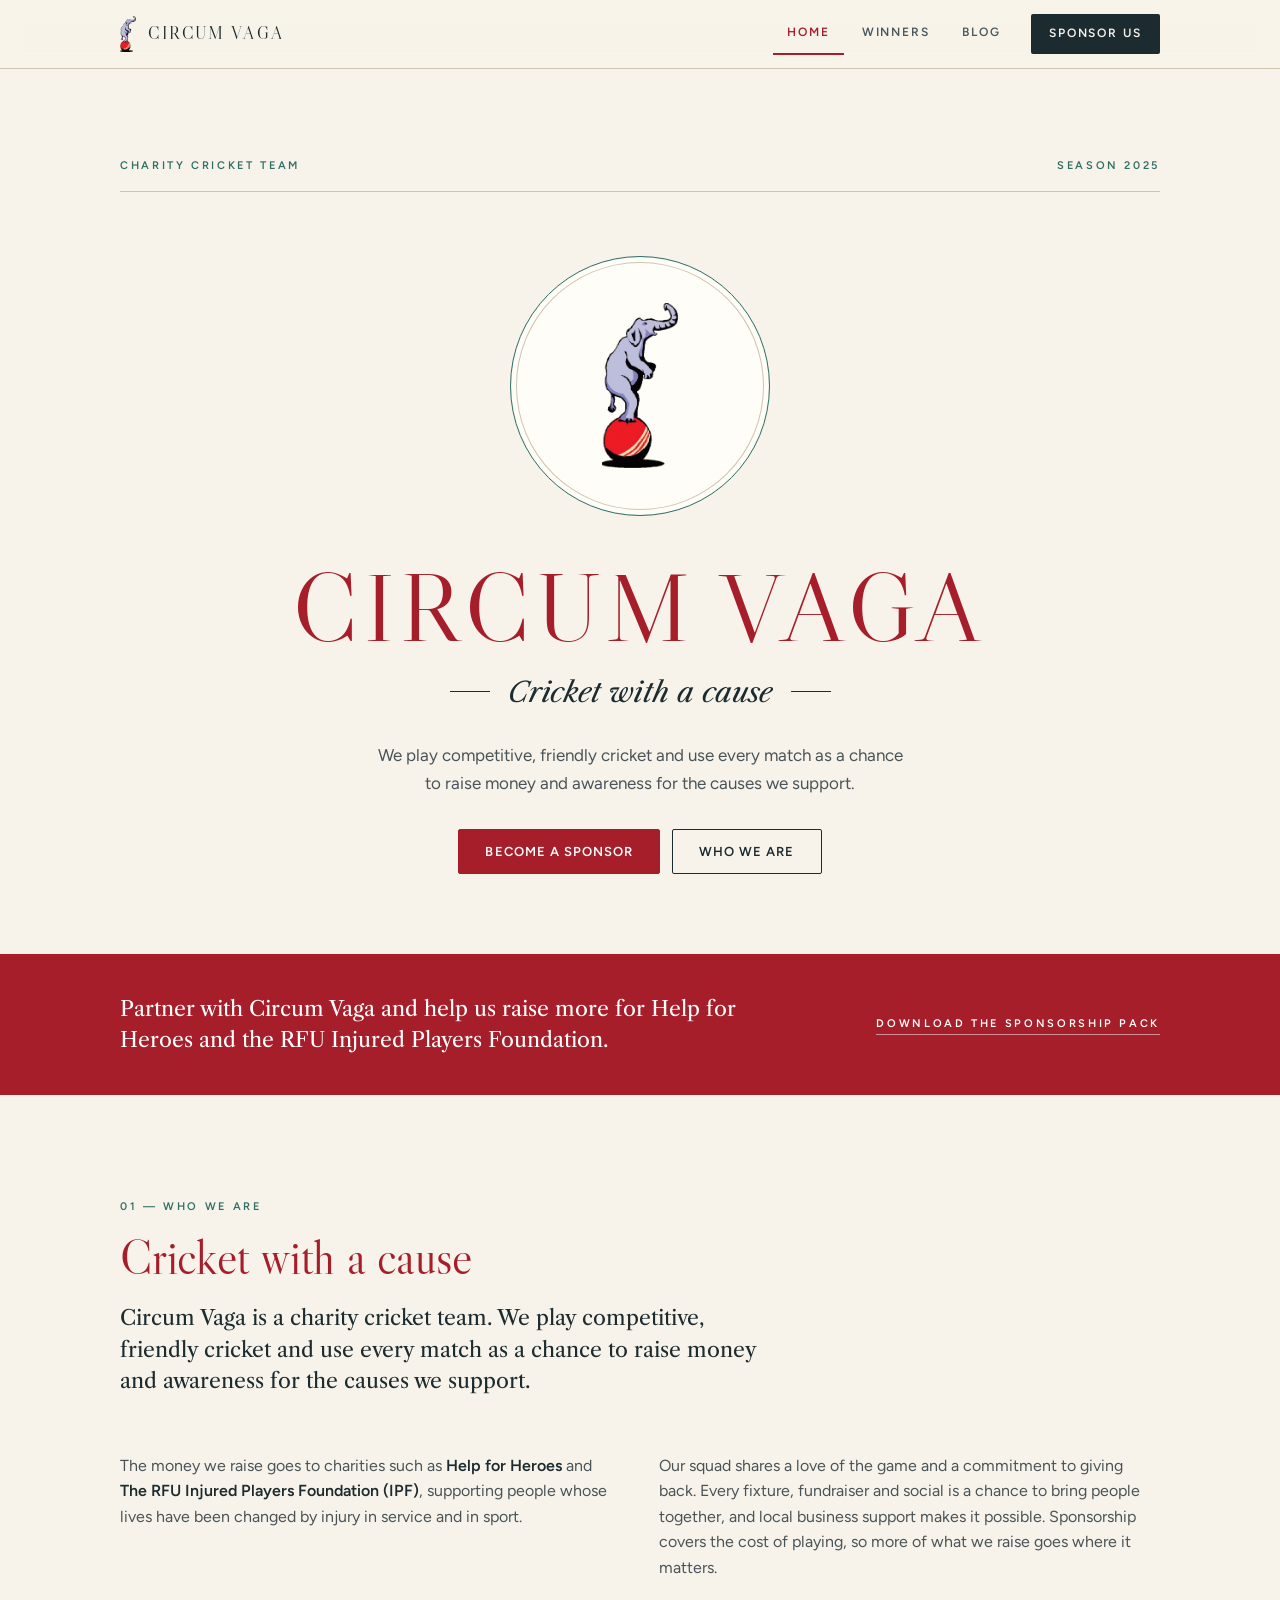
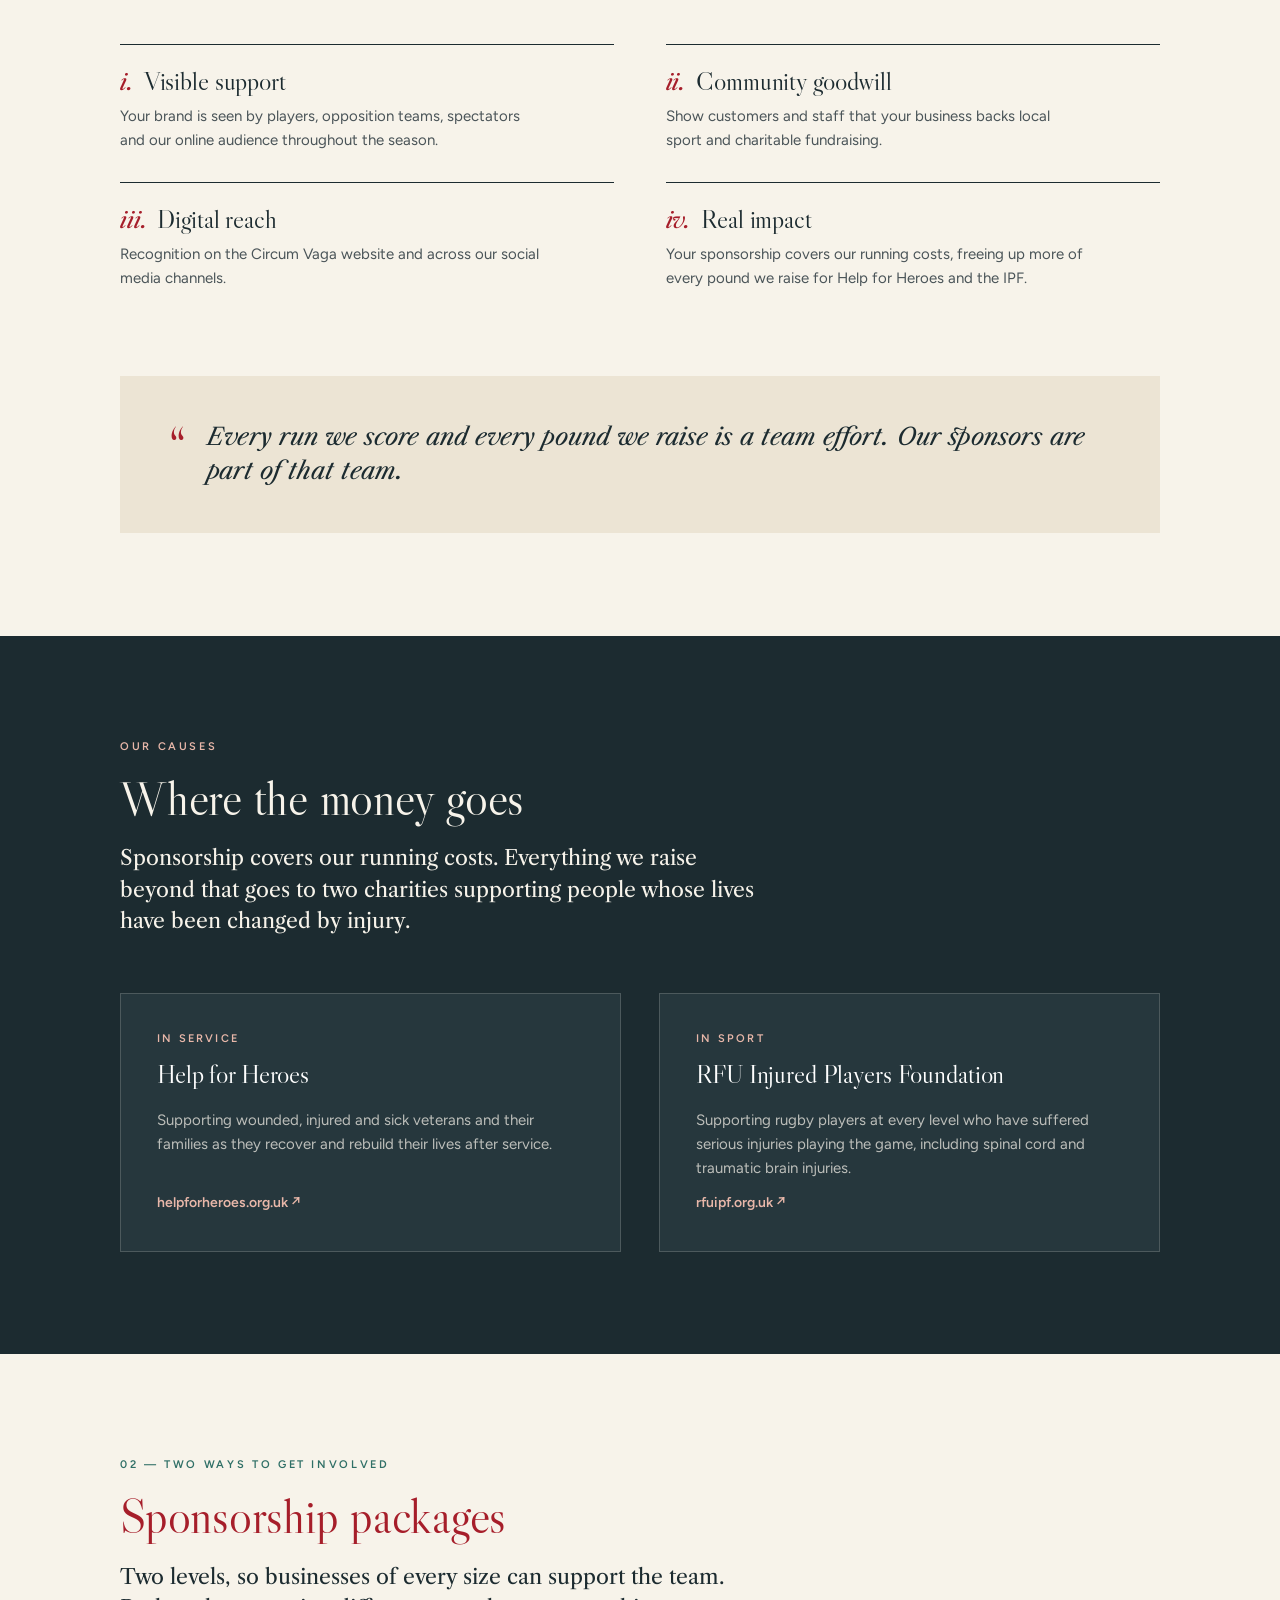
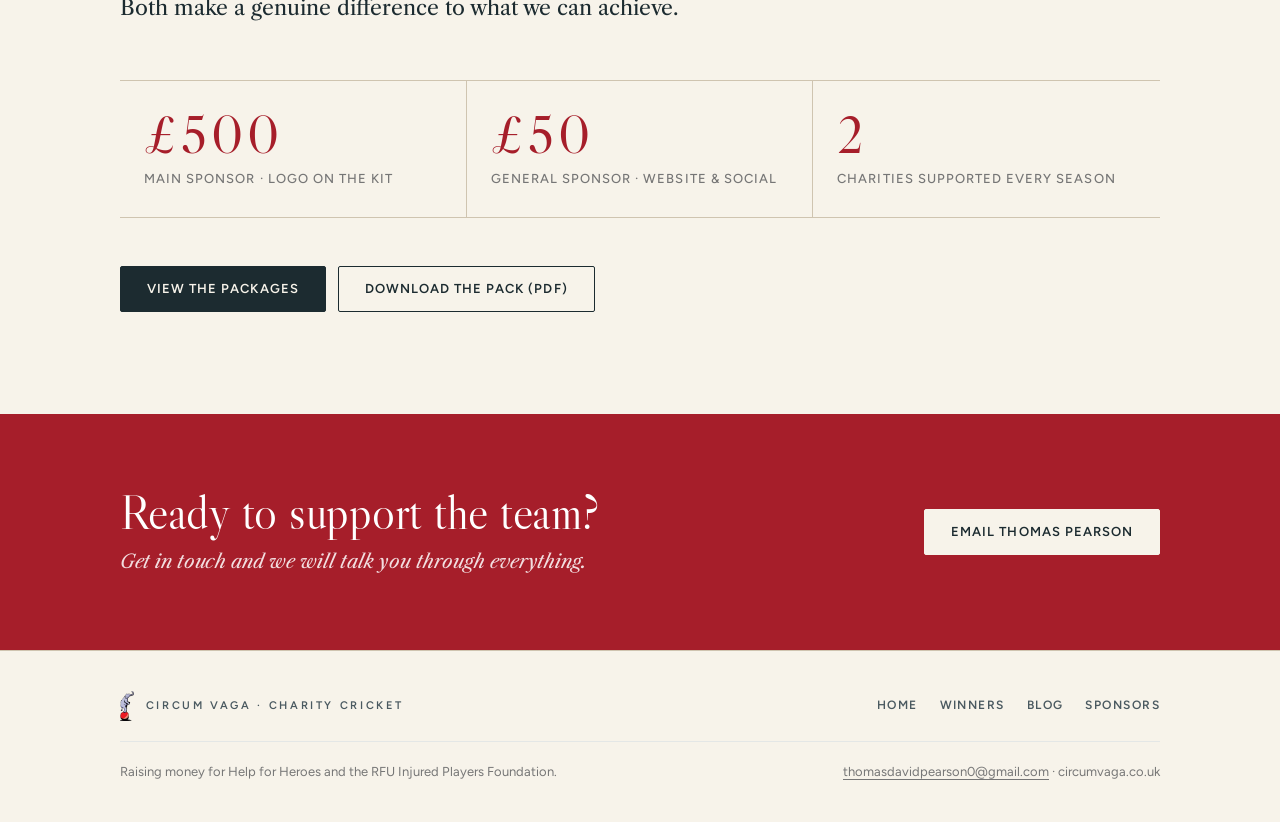
<file: index.html>
<!doctype html>
<html lang="en-GB">
<head>
  <meta charset="utf-8">
  <meta name="viewport" content="width=device-width, initial-scale=1">
  <title>Circum Vaga — Charity Cricket Team</title>
  <meta name="description" content="Circum Vaga is a charity cricket team. We play competitive, friendly cricket and use every match to raise money for Help for Heroes and the RFU Injured Players Foundation.">
  <meta name="theme-color" content="#f7f3ea">
  <link rel="canonical" href="https://circumvaga.co.uk/">
  <meta property="og:type" content="website">
  <meta property="og:site_name" content="Circum Vaga">
  <meta property="og:title" content="Circum Vaga — Cricket with a cause">
  <meta property="og:description" content="A charity cricket team raising money for Help for Heroes and the RFU Injured Players Foundation.">
  <meta property="og:url" content="https://circumvaga.co.uk/">
  <meta property="og:image" content="https://circumvaga.co.uk/assets/og.jpg">
  <meta name="twitter:card" content="summary_large_image">
  <link rel="icon" href="/assets/favicon-32.png" sizes="32x32" type="image/png">
  <link rel="icon" href="/assets/favicon-64.png" sizes="64x64" type="image/png">
  <link rel="apple-touch-icon" href="/assets/apple-touch-icon.png">
  <link rel="preconnect" href="https://fonts.googleapis.com">
  <link rel="preconnect" href="https://fonts.gstatic.com" crossorigin>
  <link rel="stylesheet" href="/style.css">
</head>
<body>

<a class="skip-link" href="#main">Skip to content</a>

<header class="site-header">
  <div class="container">
    <a class="brand" href="/" aria-label="Circum Vaga home">
      <img src="/assets/logo.png" alt="" width="36" height="79">
      <span class="brand-name">Circum Vaga</span>
    </a>
    <button class="nav-toggle" type="button" aria-expanded="false" aria-controls="site-nav" aria-label="Menu">
      <svg class="icon-open" viewBox="0 0 24 24" fill="none" stroke="currentColor" stroke-width="1.8" stroke-linecap="round" aria-hidden="true"><path d="M4 7h16M4 12h16M4 17h16"/></svg>
      <svg class="icon-close" viewBox="0 0 24 24" fill="none" stroke="currentColor" stroke-width="1.8" stroke-linecap="round" aria-hidden="true"><path d="M6 6l12 12M18 6L6 18"/></svg>
    </button>
    <nav class="nav" id="site-nav" aria-label="Main">
      <a href="/" aria-current="page">Home</a>
      <a href="/winners">Winners</a>
      <a href="/blog">Blog</a>
      <a href="/sponsors" class="nav-cta">Sponsor us</a>
    </nav>
  </div>
</header>

<main id="main">

  <!-- Hero — mirrors the cover of the sponsorship pack -->
  <section class="hero">
    <div class="container">
      <div class="hero-topline">
        <span class="eyebrow">Charity cricket team</span>
        <span class="eyebrow">Season 2025</span>
      </div>
      <div class="hero-mark">
        <img src="/assets/logo.png" alt="Circum Vaga elephant balancing on a cricket ball" width="355" height="779">
      </div>
      <h1>Circum Vaga</h1>
      <p class="hero-sub">Cricket with a cause</p>
      <p class="hero-text">We play competitive, friendly cricket and use every match as a chance to raise money and awareness for the causes we support.</p>
      <div class="hero-ctas">
        <a href="/sponsors" class="btn btn--red">Become a sponsor</a>
        <a href="#about" class="btn btn--outline">Who we are</a>
      </div>
    </div>
    <div class="hero-band">
      <div class="container">
        <p>Partner with Circum Vaga and help us raise more for Help for Heroes and the RFU Injured Players Foundation.</p>
        <a class="band-link" href="/assets/circum-vaga-sponsorship-pack.pdf">Download the sponsorship pack</a>
      </div>
    </div>
  </section>

  <!-- 01 — Who we are -->
  <section id="about">
    <div class="container">
      <div class="section-head">
        <p class="eyebrow">01 — Who we are</p>
        <h2>Cricket with a cause</h2>
        <p class="lead">Circum Vaga is a charity cricket team. We play competitive, friendly cricket and use every match as a chance to raise money and awareness for the causes we support.</p>
      </div>

      <div class="grid grid--2 prose" style="margin-bottom: clamp(40px, 6vw, 64px);">
        <p>The money we raise goes to charities such as <strong>Help for Heroes</strong> and <strong>The RFU Injured Players Foundation (IPF)</strong>, supporting people whose lives have been changed by injury in service and in sport.</p>
        <p>Our squad shares a love of the game and a commitment to giving back. Every fixture, fundraiser and social is a chance to bring people together, and local business support makes it possible. Sponsorship covers the cost of playing, so more of what we raise goes where it matters.</p>
      </div>

      <div class="benefits">
        <div class="benefit">
          <h3><span class="num">i.</span> Visible support</h3>
          <p>Your brand is seen by players, opposition teams, spectators and our online audience throughout the season.</p>
        </div>
        <div class="benefit">
          <h3><span class="num">ii.</span> Community goodwill</h3>
          <p>Show customers and staff that your business backs local sport and charitable fundraising.</p>
        </div>
        <div class="benefit">
          <h3><span class="num">iii.</span> Digital reach</h3>
          <p>Recognition on the Circum Vaga website and across our social media channels.</p>
        </div>
        <div class="benefit">
          <h3><span class="num">iv.</span> Real impact</h3>
          <p>Your sponsorship covers our running costs, freeing up more of every pound we raise for Help for Heroes and the IPF.</p>
        </div>
      </div>

      <blockquote class="quote" style="margin-top: clamp(32px, 5vw, 56px);">
        <p>Every run we score and every pound we raise is a team effort. Our sponsors are part of that team.</p>
      </blockquote>
    </div>
  </section>

  <!-- Our causes -->
  <section class="section--ink">
    <div class="container">
      <div class="section-head">
        <p class="eyebrow">Our causes</p>
        <h2>Where the money goes</h2>
        <p class="lead">Sponsorship covers our running costs. Everything we raise beyond that goes to two charities supporting people whose lives have been changed by injury.</p>
      </div>
      <div class="grid grid--2">
        <article class="cause">
          <span class="tag">In service</span>
          <h3>Help for Heroes</h3>
          <p>Supporting wounded, injured and sick veterans and their families as they recover and rebuild their lives after service.</p>
          <a href="https://www.helpforheroes.org.uk" rel="noopener" target="_blank">helpforheroes.org.uk ↗</a>
        </article>
        <article class="cause">
          <span class="tag">In sport</span>
          <h3>RFU Injured Players Foundation</h3>
          <p>Supporting rugby players at every level who have suffered serious injuries playing the game, including spinal cord and traumatic brain injuries.</p>
          <a href="https://www.rfuipf.org.uk" rel="noopener" target="_blank">rfuipf.org.uk ↗</a>
        </article>
      </div>
    </div>
  </section>

  <!-- Sponsorship teaser -->
  <section>
    <div class="container">
      <div class="section-head">
        <p class="eyebrow">02 — Two ways to get involved</p>
        <h2>Sponsorship packages</h2>
        <p class="lead">Two levels, so businesses of every size can support the team. Both make a genuine difference to what we can achieve.</p>
      </div>

      <div class="stats" style="margin-bottom: clamp(32px, 5vw, 48px);">
        <div class="stat">
          <p class="display">£500</p>
          <p>Main Sponsor · logo on the kit</p>
        </div>
        <div class="stat">
          <p class="display">£50</p>
          <p>General Sponsor · website &amp; social</p>
        </div>
        <div class="stat">
          <p class="display">2</p>
          <p>Charities supported every season</p>
        </div>
      </div>

      <div class="btn-row">
        <a href="/sponsors" class="btn btn--ink">View the packages</a>
        <a href="/assets/circum-vaga-sponsorship-pack.pdf" class="btn btn--outline">Download the pack (PDF)</a>
      </div>
    </div>
  </section>

  <!-- CTA band -->
  <section class="cta-band">
    <div class="container">
      <div>
        <h2>Ready to support the team?</h2>
        <p>Get in touch and we will talk you through everything.</p>
      </div>
      <a href="mailto:thomasdavidpearson0@gmail.com?subject=Circum%20Vaga%20sponsorship" class="btn btn--cream">Email Thomas Pearson</a>
    </div>
  </section>

</main>

<footer class="site-footer">
  <div class="container">
    <div class="footer-brand">
      <img src="/assets/logo.png" alt="" width="30" height="66">
      <span>Circum Vaga · Charity cricket</span>
    </div>
    <nav class="footer-links" aria-label="Footer">
      <a href="/">Home</a>
      <a href="/winners">Winners</a>
      <a href="/blog">Blog</a>
      <a href="/sponsors">Sponsors</a>
    </nav>
    <div class="footer-meta">
      <span>Raising money for Help for Heroes and the RFU Injured Players Foundation.</span>
      <span><a href="mailto:thomasdavidpearson0@gmail.com">thomasdavidpearson0@gmail.com</a> · circumvaga.co.uk</span>
    </div>
  </div>
</footer>

<script src="/site.js" defer></script>
</body>
</html>
</file>
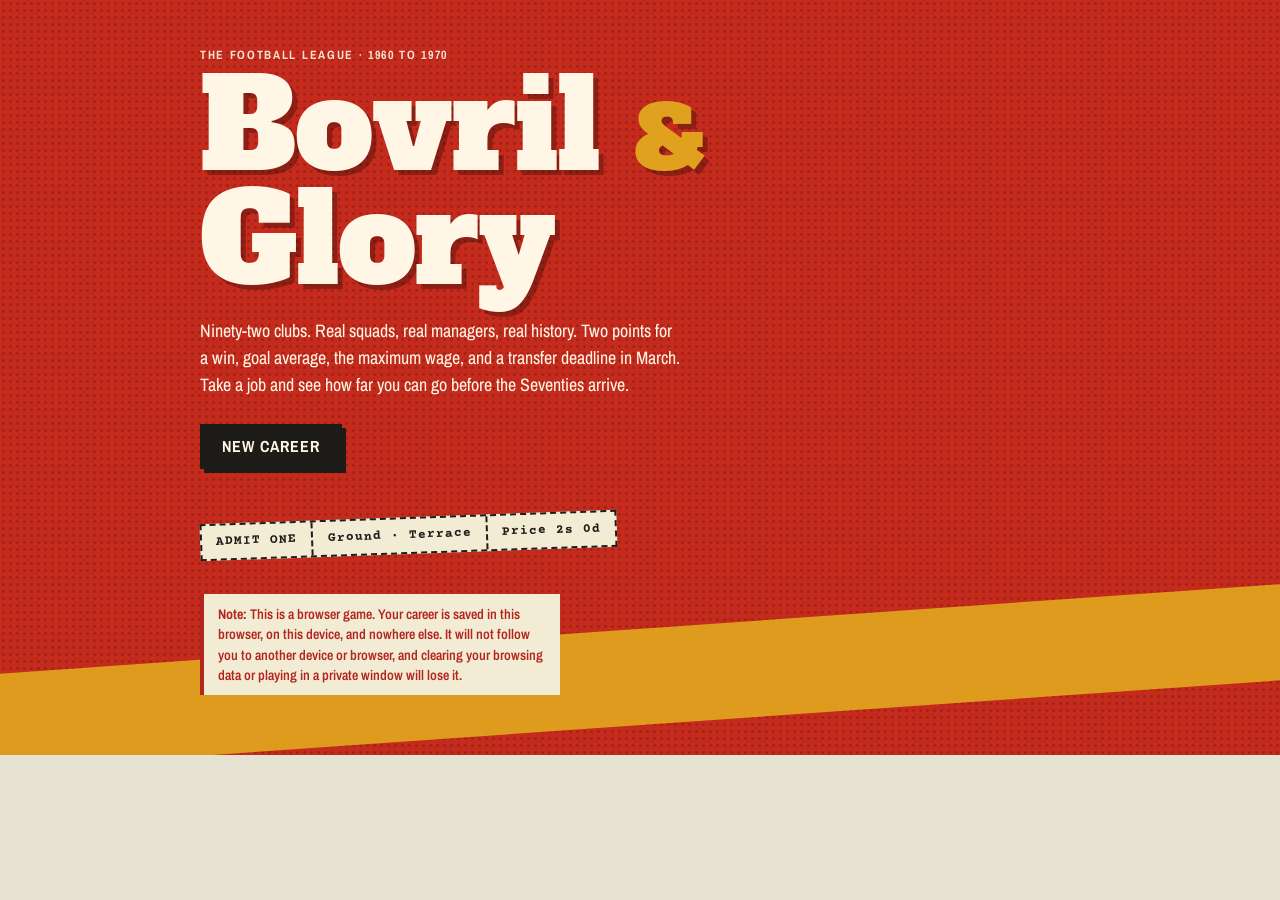
<file: football/index.html>
<!doctype html>
<html lang="en">
<head>
<meta charset="utf-8">
<meta name="viewport" content="width=device-width, initial-scale=1, viewport-fit=cover">
<meta name="description" content="Bovril & Glory: a 1960s Football League management game.">
<style>html,body{margin:0}.poster{min-height:100vh}[hidden]{display:none!important}img{max-width:100%}</style>
<title>Bovril &amp; Glory</title>
<link rel="icon" type="image/svg+xml" href="data:image/svg+xml,%3Csvg xmlns='http://www.w3.org/2000/svg' viewBox='0 0 64 64'%3E%3Cdefs%3E%3CradialGradient id='l' cx='.38' cy='.32' r='.75'%3E%3Cstop offset='0' stop-color='%23c47a3a'/%3E%3Cstop offset='.55' stop-color='%238a4a1c'/%3E%3Cstop offset='1' stop-color='%234f2709'/%3E%3C/radialGradient%3E%3CclipPath id='c'%3E%3Ccircle cx='32' cy='32' r='29'/%3E%3C/clipPath%3E%3C/defs%3E%3Ccircle cx='32' cy='32' r='29' fill='url%28%23l%29'/%3E%3Cg clip-path='url%28%23c%29' fill='none' stroke='%232e1605' stroke-width='2.2' stroke-linecap='round'%3E%3Cpath d='M2 24Q32 15 62 24M2 41Q32 50 62 41M23 2Q15 32 23 62M41 2Q49 32 41 62'/%3E%3C/g%3E%3Crect x='28' y='7' width='8' height='15' rx='2.5' fill='%232e1605'/%3E%3Cg stroke='%23f3e6c8' stroke-width='1.7' stroke-linecap='round'%3E%3Cpath d='M26.5 10.5L37.5 12.5M26.5 12.5L37.5 10.5M26.5 15.5L37.5 17.5M26.5 17.5L37.5 15.5'/%3E%3C/g%3E%3Cellipse cx='21' cy='19' rx='9' ry='5' fill='%23fff' opacity='.16' transform='rotate%28-25 21 19%29'/%3E%3Ccircle cx='32' cy='32' r='29' fill='none' stroke='%232e1605' stroke-width='2'/%3E%3C/svg%3E">
<link rel="apple-touch-icon" href="apple-touch-icon.png">
<link rel="preconnect" href="https://fonts.googleapis.com">
<link rel="preconnect" href="https://fonts.gstatic.com" crossorigin>
<link rel="stylesheet" href="https://fonts.googleapis.com/css2?family=Alfa+Slab+One&family=Archivo+Narrow:wght@400;600;700&family=Courier+Prime:wght@400;700&family=Old+Standard+TT:ital,wght@0,400;0,700;1,400&family=UnifrakturMaguntia&family=Gochi+Hand&display=swap">
<style>
/* Layout: a 1960s football programme. Red masthead, newsprint panels, teleprinter results on a black board. */
:root{
  --paper:#e7e3d3; --card:#f4f1e6; --ink:#1d1c19; --muted:#5e5a4e; --line:rgba(29,28,25,.16);
  --red:#c42b1c; --red-deep:#9c2014; --blue:#1f3f8c; --mustard:#e0a21e; --pitch:#2f6a38; --pitch2:#2a6032;
  --good:#2c7a3a; --bad:#b3261e; --warn:#a86f07; --onred:#fff6e6; --board:#151513; --boardfg:#efe9d4; --boardhi:#f2c14e;
  --badge-bg:#f6f1e1; --badge-fg:#1c1b19; --zone-up:rgba(44,122,58,.14); --zone-down:rgba(179,38,30,.12); --zone-reel:rgba(224,162,30,.2);
  --f-disp:'Alfa Slab One','Rockwell','Roboto Slab',Georgia,serif;
  --f-ui:'Archivo Narrow','Arial Narrow','Helvetica Neue',Arial,sans-serif;
  --f-type:'Courier Prime','Courier New',Courier,monospace;
}
@media (prefers-color-scheme: dark){:root:not([data-theme="light"]){
  --paper:#12160f; --card:#1b2118; --ink:#ebe5d0; --muted:#a39d88; --line:rgba(235,229,208,.15);
  --red:#d23b2b; --red-deep:#8e1f14; --blue:#91a9ee; --mustard:#e9b949; --pitch:#24552b; --pitch2:#204c26;
  --good:#6cc07a; --bad:#f07565; --warn:#e9b949; --board:#090b08; --boardfg:#efe9d4; --boardhi:#f2c14e;
  --zone-up:rgba(108,192,122,.14); --zone-down:rgba(240,117,101,.14); --zone-reel:rgba(233,185,73,.18); color-scheme:dark}}
:root[data-theme="dark"]{
  --paper:#12160f; --card:#1b2118; --ink:#ebe5d0; --muted:#a39d88; --line:rgba(235,229,208,.15);
  --red:#d23b2b; --red-deep:#8e1f14; --blue:#91a9ee; --mustard:#e9b949; --pitch:#24552b; --pitch2:#204c26;
  --good:#6cc07a; --bad:#f07565; --warn:#e9b949; --board:#090b08; --boardfg:#efe9d4; --boardhi:#f2c14e;
  --zone-up:rgba(108,192,122,.14); --zone-down:rgba(240,117,101,.14); --zone-reel:rgba(233,185,73,.18); color-scheme:dark}
*{box-sizing:border-box}
html,body{min-height:100%}
body{background:var(--paper);color:var(--ink);font:15px/1.45 var(--f-ui);-webkit-font-smoothing:antialiased}
button,input,select,textarea{font:inherit;color:inherit}
:focus-visible{outline:3px solid var(--mustard);outline-offset:2px}
.muted{color:var(--muted)} .sm{font-size:13px}
.eyebrow{font:700 12px/1.2 var(--f-ui);letter-spacing:.14em;text-transform:uppercase;color:var(--red);margin:0 0 6px}
.h1{font:400 26px/1.1 var(--f-disp);margin:0 0 6px;text-wrap:balance;letter-spacing:.01em}
.h1.big{font-size:clamp(30px,5vw,46px)}
.h2{font:700 13px/1.2 var(--f-ui);letter-spacing:.14em;text-transform:uppercase;margin:18px 0 8px;padding-bottom:5px;border-bottom:2px solid var(--ink)}
p{margin:0 0 10px}
.row{display:flex;align-items:center}.gap{gap:10px}.wrap{flex-wrap:wrap}.center{justify-content:center;margin-top:16px}
.row+.row{margin-top:10px}

/* buttons */
.btn{appearance:none;border:2px solid var(--ink);background:var(--card);padding:8px 14px;font:700 14px/1.1 var(--f-ui);letter-spacing:.06em;text-transform:uppercase;cursor:pointer;box-shadow:3px 3px 0 var(--ink);transition:transform .08s,box-shadow .08s;color:var(--ink)}
.btn:hover{transform:translate(-1px,-1px);box-shadow:4px 4px 0 var(--ink)}
.btn:active{transform:translate(2px,2px);box-shadow:1px 1px 0 var(--ink)}
.btn.go{background:var(--red);color:var(--onred);border-color:var(--ink)}
.btn.big{font-size:16px;padding:12px 20px}
.btn.wide{width:100%;margin-top:14px}
.btn.ghost{box-shadow:none;background:transparent}
.btn.sm{padding:6px 10px;font-size:12px}
.btn small{display:block;font-weight:400;letter-spacing:0;text-transform:none;opacity:.85;margin-top:3px}
.chips{display:flex;flex-wrap:wrap;gap:6px}
.chip{border:1.5px solid var(--ink);background:transparent;padding:4px 10px;font:600 13px/1.2 var(--f-ui);cursor:pointer;border-radius:999px}
.chip.on{background:var(--ink);color:var(--paper)}
.lnk{background:none;border:0;padding:0;color:var(--ink);text-decoration:underline;text-decoration-color:var(--red);text-underline-offset:3px;cursor:pointer;font-weight:600}

/* masthead */
.mast{background:var(--red);color:var(--onred);position:relative;border-bottom:4px solid var(--ink)}
.mast::before{content:'';position:absolute;inset:0;background-image:radial-gradient(rgba(0,0,0,.16) 1px,transparent 1.4px);background-size:6px 6px;pointer-events:none}
.mast-in{position:relative;display:flex;flex-wrap:wrap;align-items:center;gap:12px 22px;padding:12px 16px;max-width:1240px;margin:0 auto}
.brand{font:400 26px/1 var(--f-disp);letter-spacing:.01em;white-space:nowrap}
.brand i{font-style:normal;color:var(--mustard);margin:0 6px}
.mclub{display:flex;align-items:center;gap:10px;min-width:0}
.mclub strong,.mdate strong{display:block;font:700 17px/1.15 var(--f-ui)}
.mclub small,.mdate small{display:block;font-size:13px;opacity:.92}
.mdate{margin-left:auto;text-align:right}
.mast .btn.go{background:var(--mustard);color:#1d1c19;border-color:#1d1c19;box-shadow:3px 3px 0 #1d1c19}
.tabs{position:relative;display:flex;gap:2px;overflow-x:auto;background:var(--ink);padding:0 max(16px,calc((100% - 1240px)/2 + 16px));scrollbar-width:thin}
.tab{flex:none;background:transparent;border:0;color:var(--paper);padding:10px 12px;font:700 13px/1 var(--f-ui);letter-spacing:.1em;text-transform:uppercase;cursor:pointer;opacity:.78}
.tab:hover{opacity:1}
.tab.on{background:var(--paper);color:var(--ink);opacity:1}
.tab sup{background:var(--mustard);color:#1d1c19;border-radius:8px;padding:1px 5px;font-size:10px;margin-left:4px}
.main{max-width:1240px;margin:0 auto;padding:18px 16px 60px}

/* panels */
.panel{background:var(--card);border:1.5px solid var(--ink);padding:16px 18px;min-width:0}
.panel.narrow{max-width:720px;margin:0 auto}
.ph{display:flex;flex-wrap:wrap;align-items:flex-end;justify-content:space-between;gap:8px 16px;margin-bottom:12px}
.ph>div:first-child{min-width:0}
.banner{background:var(--ink);color:var(--paper);padding:10px 14px;font-weight:600;display:flex;flex-wrap:wrap;align-items:center;gap:8px}
.banner small{font-weight:400;opacity:.85}
.banner.rW{background:var(--good);color:#fff}.banner.rL{background:var(--bad);color:#fff}
.stamp{display:inline-block;border:2px solid var(--red);color:var(--red);padding:4px 10px;font:700 13px/1.2 var(--f-ui);letter-spacing:.08em;text-transform:uppercase;transform:rotate(-1.5deg);margin:10px 0}
.warn{color:var(--warn);font-weight:600}

/* crest */
.crest{--sz:34px;position:relative;display:inline-grid;place-items:center;flex:none;width:var(--sz);height:calc(var(--sz)*1.14);vertical-align:middle;background:var(--ink);clip-path:polygon(0 0,100% 0,100% 64%,50% 100%,0 64%)}
.crest::before{content:'';position:absolute;inset:2px;background:linear-gradient(90deg,var(--c1) 50%,var(--c2) 50%);clip-path:polygon(0 0,100% 0,100% 64%,50% 100%,0 64%)}
.crest b{position:relative;font:400 9px/1 var(--f-disp);background:var(--badge-bg);color:var(--badge-fg);padding:2px 2px 1px;margin-top:-4px;letter-spacing:.02em}
.crest.sm{--sz:16px}.crest.sm b{display:none}
.crest.lg{--sz:48px}.crest.lg b{font-size:11px}
.crest.xl{--sz:78px}.crest.xl b{font-size:16px;padding:3px}

/* data */
.tw{overflow-x:auto;margin:0 -4px;padding:0 4px}
.tbl{width:100%;border-collapse:collapse;font-variant-numeric:tabular-nums;font-size:14px}
.tbl th{font:700 11px/1.2 var(--f-ui);letter-spacing:.1em;text-transform:uppercase;color:var(--muted);text-align:center;padding:6px 6px;border-bottom:2px solid var(--ink);white-space:nowrap}
.tbl td{text-align:center;padding:6px 6px;border-bottom:1px solid var(--line);white-space:nowrap}
.tbl .l{text-align:left}.tbl .r{text-align:right}
.tbl td.nm{font-weight:600}
.tbl tr.click{cursor:pointer}
.tbl tr.click:hover td{background:var(--line)}
.tbl tr.injr td{color:var(--muted)}
.tbl tr.sel td{background:var(--zone-reel)}
.tbl tr.today td{background:var(--zone-reel)}
.tbl tr.me td{font-weight:700;background:var(--zone-reel)}
.tbl.lt tr.z-up td:first-child,.tbl.lt tr.z-top td:first-child{box-shadow:inset 4px 0 var(--good)}
.tbl.lt tr.z-up td,.tbl.lt tr.z-top td{background:var(--zone-up)}
.tbl.lt tr.z-down td{background:var(--zone-down)}.tbl.lt tr.z-down td:first-child{box-shadow:inset 4px 0 var(--bad)}
.tbl.lt tr.z-reel td{background:var(--zone-reel)}
.tbl.mini td{padding:4px}
.tbl.hist tr.note td{border-bottom:1px solid var(--line);padding-top:0;color:var(--muted);white-space:normal}
.tbl.hist td{white-space:normal}
.legend{font-size:13px;color:var(--muted);margin-top:10px}
.legend .k{display:inline-block;width:12px;height:12px;vertical-align:-1px;margin:0 4px 0 8px;border:1px solid var(--line)}
.k.z-up,.k.z-top{background:var(--good)}.k.z-down{background:var(--bad)}.k.z-reel{background:var(--mustard)}
.pos{display:inline-block;min-width:28px;padding:2px 4px;font:700 11px/1.2 var(--f-ui);letter-spacing:.05em;border:1.5px solid currentColor}
.p-GK{color:var(--mustard)}.p-FB,.p-CH{color:var(--blue)}.p-WH,.p-IF{color:var(--good)}.p-WG,.p-CF{color:var(--red)}
.xi,.inj,.lst{display:inline-block;font:700 10px/1 var(--f-ui);padding:2px 4px;letter-spacing:.06em;vertical-align:1px}
.xi{background:var(--ink);color:var(--paper)}.inj{background:var(--bad);color:#fff}.lst{background:var(--mustard);color:#1d1c19}
.abil{display:inline-flex;align-items:center;gap:6px;min-width:96px}
.abil i{display:block;height:7px;background:var(--red);flex:none}
.abil::before{content:'';display:none}
.abil em{font-style:normal;font-weight:700;font-size:13px}
.abil{position:relative}
.stars{color:var(--mustard);letter-spacing:1px;font-size:13px}
.fdots{display:inline-flex;gap:2px}
.fdots i{font:700 11px/1 var(--f-ui);font-style:normal;padding:3px 3px;min-width:26px;text-align:center;background:var(--line)}
.fdots i.hi{background:var(--good);color:#fff}.fdots i.lo{background:var(--bad);color:#fff}
.fm{display:inline-block;width:18px;height:18px;line-height:18px;text-align:center;font:700 11px/18px var(--f-ui);font-style:normal;margin-right:2px;color:#fff}
.fm.f-W{background:var(--good)}.fm.f-D{background:#8a8574}.fm.f-L{background:var(--bad)}
.res{display:inline-block;padding:2px 6px;font-weight:700;color:#fff}
.res.rW{background:var(--good)}.res.rD{background:#8a8574}.res.rL{background:var(--bad)}
.rep{display:block;color:var(--muted);font-size:12px;white-space:normal;margin-top:2px}
.dl{display:grid;grid-template-columns:repeat(auto-fill,minmax(190px,1fr));gap:8px 18px;margin:0 0 12px}
.dl div{border-bottom:1px solid var(--line);padding:4px 0}
.dl dt{font:700 11px/1.2 var(--f-ui);letter-spacing:.1em;text-transform:uppercase;color:var(--muted)}
.dl dd{margin:2px 0 0;font-weight:600;font-variant-numeric:tabular-nums}
.meter{height:14px;border:1.5px solid var(--ink);background:var(--paper);margin:4px 0 8px}
.meter i{display:block;height:100%;background:linear-gradient(90deg,var(--bad),var(--mustard) 45%,var(--good))}
.hon{margin:0 0 10px;padding-left:18px}.hon li{margin:3px 0;font-weight:600}
.rules{padding-left:18px}.rules li{margin:4px 0}

/* inputs */
.inp{width:100%;border:1.5px solid var(--ink);background:var(--paper);padding:9px 10px;border-radius:0}
.inp.sm{width:auto;padding:6px 8px;font-size:14px}
.inp.code{font:12px/1.4 var(--f-type);resize:vertical;margin-bottom:8px;word-break:break-all}
.lbl{display:block;font:700 12px/1.3 var(--f-ui);letter-spacing:.08em;text-transform:uppercase;color:var(--muted);margin:10px 0 5px}
.row .lbl{margin:0}
.chk{display:flex;gap:10px;align-items:flex-start;margin:14px 0;font-size:14px;cursor:pointer}
.chk input{margin-top:3px;accent-color:var(--red);width:18px;height:18px;flex:none}

/* title poster */
.poster{min-height:100%;background:var(--red);color:var(--onred);position:relative;overflow:hidden;padding:48px 16px}
.poster::before{content:'';position:absolute;inset:0;background-image:radial-gradient(rgba(0,0,0,.18) 1.2px,transparent 1.6px);background-size:7px 7px}
.poster::after{content:none}
.poster-in::after{content:'';position:absolute;left:-60vw;right:-60vw;bottom:-18px;height:96px;background:var(--mustard);transform:rotate(-4deg);opacity:.95;z-index:-1;pointer-events:none}
.poster-in{padding-bottom:12px}
.poster-in{position:relative;z-index:1;max-width:880px;margin:0 auto}
.poster .eyebrow{color:var(--onred);opacity:.9}
.title{font:400 clamp(52px,11vw,124px)/.92 var(--f-disp);margin:8px 0 18px;letter-spacing:-.01em;text-shadow:5px 5px 0 rgba(0,0,0,.28)}
.title span{display:inline-block}
.title i{font-style:normal;color:var(--mustard);font-size:.7em}
.title.sm{font-size:clamp(34px,6vw,54px);text-shadow:3px 3px 0 rgba(0,0,0,.25);margin:0}
.lede{font-size:18px;line-height:1.5;max-width:60ch;margin-bottom:26px}
.poster .btn{box-shadow:4px 4px 0 #1d1c19;border-color:#1d1c19}
.poster .btn:not(.go){background:var(--onred);color:#1d1c19}
.poster .btn.go{background:#1d1c19;color:var(--onred)}
.ticket{position:relative;z-index:2;display:inline-flex;flex-wrap:wrap;gap:0;margin-top:48px;background:#f3ecd5;color:#1d1c19;border:2px dashed #1d1c19;font:700 13px/1 var(--f-type);letter-spacing:.08em;transform:rotate(-2deg)}
.ticket span{padding:10px 14px;border-right:2px dashed #1d1c19}.ticket span:last-child{border-right:0}

/* setup */
.setup{max-width:1240px;margin:0 auto;padding:0 16px 60px}
.setup-h{background:var(--red);color:var(--onred);padding:22px 20px 18px;margin:0 -16px 18px;border-bottom:4px solid var(--ink)}
.setup-h .eyebrow{color:var(--mustard);margin-top:6px}
.setup-grid{display:grid;grid-template-columns:minmax(0,360px) minmax(0,1fr);gap:18px;align-items:start}
.jobcard{display:flex;gap:14px;align-items:flex-start;border:2px solid var(--ink);padding:12px;background:var(--paper);margin-top:12px}
.jobcard h3{font:400 20px/1.1 var(--f-disp);margin:0 0 6px}
.jobcard p{margin:0 0 4px;font-size:14px}
.clubgrid{display:grid;grid-template-columns:repeat(auto-fill,minmax(230px,1fr));gap:8px;margin-top:12px}
.clubbtn{display:flex;align-items:center;gap:10px;text-align:left;border:1.5px solid var(--line);background:var(--paper);padding:8px 10px;cursor:pointer;min-width:0}
.clubbtn:hover{border-color:var(--ink)}
.clubbtn.on{border-color:var(--red);box-shadow:inset 0 0 0 2px var(--red)}
.clubbtn span{min-width:0}
.clubbtn strong{display:block;font-size:15px}
.clubbtn small{display:block;color:var(--muted);font-size:12px;white-space:nowrap;overflow:hidden;text-overflow:ellipsis}

/* inbox */
.inbox{display:grid;grid-template-columns:minmax(0,340px) minmax(0,1fr);gap:18px;align-items:start}
.list{padding:0;max-height:72vh;overflow-y:auto}
.nextfx{padding:12px 14px;background:var(--ink);color:var(--paper);display:grid;gap:3px}
.nextfx small{opacity:.8;font-size:12px;letter-spacing:.08em;text-transform:uppercase}
.nextfx span{display:flex;align-items:center;gap:6px;flex-wrap:wrap;font-weight:600}
.msgs{list-style:none;margin:0;padding:0}
.msg{display:grid;gap:2px;width:100%;text-align:left;background:transparent;border:0;border-bottom:1px solid var(--line);padding:10px 14px;cursor:pointer}
.msg:hover{background:var(--line)}
.msg.on{background:var(--paper);box-shadow:inset 4px 0 var(--red)}
.msg strong{font-weight:600;font-size:15px}
.msg.unread strong{font-weight:700}
.msg.unread strong::before{content:'';display:inline-block;width:7px;height:7px;background:var(--red);border-radius:50%;margin-right:6px;vertical-align:2px}
.msg small{color:var(--muted);font-size:12px}
.tag{justify-self:start;font:700 10px/1 var(--f-ui);letter-spacing:.12em;text-transform:uppercase;padding:3px 5px;color:#fff}
.t-club{background:var(--red)}.t-press{background:#55503f}.t-world{background:var(--blue)}.t-board{background:#1d1c19}.t-transfer{background:#2c7a3a}
.reader{font-size:16px;line-height:1.6}
.reader p{max-width:66ch}

/* tactics */
.tactics{display:grid;grid-template-columns:minmax(0,1.05fr) minmax(0,1fr);gap:18px;align-items:start}
.pitch{position:relative;width:100%;max-width:520px;aspect-ratio:7/9;margin:14px auto 8px;background:repeating-linear-gradient(180deg,var(--pitch) 0 10%,var(--pitch2) 10% 20%);border:3px solid rgba(255,255,255,.85);outline:2px solid var(--ink)}
.pl{position:absolute;border:2px solid rgba(255,255,255,.7);pointer-events:none}
.pl-half{left:0;right:0;top:50%;border-width:2px 0 0}
.pl-circ{left:50%;top:50%;width:26%;aspect-ratio:1;border-radius:50%;transform:translate(-50%,-50%)}
.pl-b1{left:22%;right:22%;top:-3px;height:15%;border-top:0}
.pl-b2{left:22%;right:22%;bottom:-3px;height:15%;border-bottom:0}
.shirt{position:absolute;transform:translate(-50%,-50%);display:grid;justify-items:center;gap:2px;background:none;border:0;cursor:pointer;padding:2px;width:92px}
.jersey{display:grid;place-items:center;width:40px;height:38px;background:var(--c1);color:var(--c2);font:400 15px/1 var(--f-disp);clip-path:polygon(22% 0,78% 0,100% 20%,88% 40%,80% 32%,80% 100%,20% 100%,20% 32%,12% 40%,0 20%);text-shadow:0 0 2px rgba(0,0,0,.45);filter:drop-shadow(0 2px 0 rgba(0,0,0,.35))}
.shirt .sn{background:var(--badge-bg);color:var(--badge-fg);font:700 12px/1.1 var(--f-ui);padding:2px 5px;max-width:92px;overflow:hidden;text-overflow:ellipsis;white-space:nowrap}
.shirt small{color:#fff;font:700 10px/1 var(--f-ui);letter-spacing:.06em;text-shadow:0 1px 1px rgba(0,0,0,.6)}
.shirt.odd .sn{background:var(--mustard)}
.shirt.on .sn{background:var(--red);color:#fff}
.shirt.on .jersey{outline:3px solid var(--mustard)}
.benchrow{display:flex;align-items:center;gap:14px;flex-wrap:wrap;justify-content:center}
.shirt.bench{position:static;transform:none}
.shirt.bench small{color:var(--muted);text-shadow:none}

/* cup */
.ties{display:grid;grid-template-columns:repeat(auto-fill,minmax(330px,1fr));gap:6px;margin-top:10px}
.tie{display:grid;grid-template-columns:minmax(0,1fr) auto minmax(0,1fr);align-items:center;gap:8px;padding:7px 10px;background:var(--paper);border:1px solid var(--line)}
.tie.me{border:2px solid var(--red)}
.th{text-align:right;display:flex;justify-content:flex-end;align-items:center;gap:6px;min-width:0}
.ta{display:flex;align-items:center;gap:6px;min-width:0}
.th,.ta{font-size:14px}
.win{font-weight:700}
.ts{font:700 15px/1 var(--f-type);min-width:44px;text-align:center}
.tie .rep{grid-column:1/-1;text-align:center}

/* tables & others */
.tables{display:grid;grid-template-columns:minmax(0,1fr) minmax(0,280px);gap:18px;align-items:start}
.scorers{margin:0;padding-left:22px}
.scorers li{display:flex;gap:6px;align-items:baseline;padding:4px 0;border-bottom:1px solid var(--line)}
.scorers li small{color:var(--muted)}.scorers li b{margin-left:auto;font-variant-numeric:tabular-nums}
.filters{display:grid;gap:10px;margin-bottom:10px}
.frow{display:flex;flex-wrap:wrap;gap:8px}
.frow .inp{flex:1 1 150px}
.clubv{display:grid;grid-template-columns:minmax(0,1.2fr) minmax(0,1fr);gap:18px;align-items:start}
.clubv .ph{justify-content:flex-start;align-items:center}

/* programme */
.prog{max-width:980px;margin:0 auto}
.prog-cover{background:var(--blue);color:#fff;border:2px solid var(--ink);padding:22px 18px;text-align:center;position:relative;overflow:hidden}
.prog-cover::before{content:'';position:absolute;inset:0;background-image:radial-gradient(rgba(255,255,255,.1) 1px,transparent 1.4px);background-size:6px 6px}
.prog-cover>*{position:relative}
.prog-cover .eyebrow{color:var(--mustard)}
.prog-comp{font:400 clamp(20px,3.4vw,30px)/1.1 var(--f-disp);margin:0 0 14px;text-transform:uppercase}
.vs{display:grid;grid-template-columns:auto minmax(0,1fr) auto minmax(0,1fr) auto;align-items:center;gap:12px 16px;max-width:980px;margin:0 auto}
.vs>.vsn{overflow-wrap:normal;word-break:keep-all;hyphens:none;line-height:1.05;font-size:clamp(20px,3.6vw,40px)}.vs>.vsn.vmid{font-size:clamp(18px,3.1vw,36px)}.vs>.vsn.vlong{font-size:clamp(16px,2.7vw,32px)}.vs>.vsn:nth-child(2){text-align:right}.vs>.vsn:nth-child(4){text-align:left}.vs>.vsv{text-align:center}
@media (max-width:640px){.vs{grid-template-columns:minmax(0,1fr) auto minmax(0,1fr);grid-template-areas:"c1 v c2" "n1 v n2";gap:6px 10px}.vs>:nth-child(1){grid-area:c1;justify-self:center}.vs>:nth-child(2){grid-area:n1;text-align:center!important}.vs>:nth-child(3){grid-area:v}.vs>:nth-child(4){grid-area:n2;text-align:center!important}.vs>:nth-child(5){grid-area:c2;justify-self:center}.vs>.vsn,.vs>.vsn.vmid{font-size:clamp(17px,5.2vw,24px)}.vs>.vsn.vlong{font-size:clamp(15px,4.4vw,20px)}}
.vsn{font:400 clamp(22px,4.2vw,40px)/1 var(--f-disp)}
.vsv{font:italic 700 22px/1 var(--f-ui);color:var(--mustard)}
.prog-meta{margin-top:14px;font-weight:600;letter-spacing:.04em}
.prog-grid{display:grid;grid-template-columns:repeat(auto-fit,minmax(280px,1fr));gap:18px;margin-top:18px}
.sheet{list-style:none;margin:0;padding:0}
.sheet li{display:grid;grid-template-columns:30px minmax(0,1fr) auto 46px;gap:8px;align-items:baseline;padding:5px 0;border-bottom:1px dotted var(--muted)}
.sheet b{font:400 16px/1 var(--f-disp);color:var(--red)}
.sheet small{color:var(--muted)}
.watch{padding-left:18px}

/* live */
.live{max-width:1100px;margin:0 auto}
.board{display:grid;grid-template-columns:minmax(0,1fr) auto minmax(0,1fr);align-items:center;gap:12px;background:var(--board);color:var(--boardfg);border:3px solid var(--ink);padding:16px;box-shadow:inset 0 0 0 6px #262521}
.bt{display:flex;flex-direction:column;align-items:center;gap:8px;text-align:center;min-width:0}
.bn{font:400 clamp(16px,3vw,26px)/1.05 var(--f-disp);text-transform:uppercase;overflow-wrap:anywhere}
.bs{display:grid;grid-template-columns:auto auto auto;align-items:center;gap:6px 10px;text-align:center}
.bs span{font:400 clamp(44px,9vw,76px)/1 var(--f-disp);color:var(--boardhi);text-shadow:0 0 12px rgba(242,193,78,.35)}
.bs .dash{font-size:clamp(28px,5vw,44px);color:var(--boardfg)}
.bs small{grid-column:1/-1;font:700 16px/1 var(--f-type);letter-spacing:.1em;color:var(--boardfg)}
.scorers-line{display:grid;grid-template-columns:1fr 1fr;gap:12px;font-size:13px;color:var(--muted);padding:6px 4px 0;min-height:24px}
.scorers-line div:last-child{text-align:right}
.live-grid{display:grid;grid-template-columns:minmax(0,1.5fr) minmax(0,1fr);gap:18px;margin-top:10px;align-items:start}
.feed{list-style:none;margin:0;padding:0;max-height:58vh;overflow-y:auto;font:15px/1.45 var(--f-type)}
.ev{display:grid;grid-template-columns:40px minmax(0,1fr);gap:6px;padding:6px 2px;border-bottom:1px dashed var(--line)}
.ev b{color:var(--muted)}
.ev span{display:flex;gap:6px;align-items:baseline}
.ev.k-goal{background:var(--zone-reel);font-weight:700}
.ev.k-goal span{color:var(--ink)}
.ev.k-ht,.ev.k-ft,.ev.k-ko,.ev.k-et{font-weight:700;color:var(--red)}
.ev.k-inj,.ev.k-sub{color:var(--blue)}
.ev.k-flav{color:var(--muted);font-style:italic}
.rts{list-style:none;margin:0;padding:0}
.rts li{display:flex;justify-content:space-between;padding:3px 0;border-bottom:1px solid var(--line);font-size:14px}
.rts b{font-variant-numeric:tabular-nums}.rts b.hi{color:var(--good)}.rts b.lo{color:var(--bad)}
.side .row{margin-top:8px}

/* vidiprinter */
.vidi{background:var(--board);color:var(--boardfg);padding:16px 18px;font:15px/1.5 var(--f-type);border:3px solid var(--ink);overflow-x:auto}
.vg+.vg{margin-top:14px}
.vh{color:var(--boardhi);font-weight:700;letter-spacing:.08em;margin:0 0 4px;border-bottom:1px dashed rgba(239,233,212,.3);padding-bottom:3px}
.vl{display:grid;grid-template-columns:minmax(0,1fr) 3ch minmax(0,1fr) 7ch;gap:10px;align-items:baseline;padding:1px 0}
.vl.me{color:var(--boardhi);font-weight:700}
.vhm{text-align:right}.vs2{text-align:left}
.vrep{grid-column:1/-1;font-size:12px;opacity:.8;padding-left:2ch}
.vidi.anim .vl,.vidi.anim .vh{visibility:hidden}
.vidi.anim .vl.shown,.vidi.anim .vh.shown{visibility:visible}

/* season */
.season{display:grid;gap:18px;max-width:1000px;margin:0 auto}
.grid4{display:grid;grid-template-columns:repeat(auto-fit,minmax(200px,1fr));gap:10px;margin:14px 0}
.stat{border:1.5px solid var(--ink);background:var(--paper);padding:10px 12px;display:grid;gap:4px}
.stat small{font:700 11px/1.2 var(--f-ui);letter-spacing:.1em;text-transform:uppercase;color:var(--muted)}
.stat strong{display:flex;align-items:center;gap:6px;font-size:16px}
.stat span{font-size:13px;color:var(--muted)}
.realnote{border-left:4px solid var(--blue);padding-left:10px}

/* title-page note, new-career warning, failed-save banner */
.browsernote{position:relative;z-index:2;max-width:60ch;margin:40px 0 0;padding:10px 14px;background:#f3ecd5;color:#b3261e;border-left:4px solid #b3261e;font:600 14px/1.45 var(--f-ui)}
.confirmnew{position:fixed;inset:0;z-index:70;display:grid;place-items:center;padding:16px}
.confirmnew .card{width:min(480px,100%)}
.confirmnew .h1{margin-top:0}
.btn.danger{background:transparent;color:var(--bad);border-color:var(--bad);box-shadow:3px 3px 0 var(--bad)}
.savewarn{background:#b3261e;color:#fff6e6;padding:10px 16px;font:600 15px/1.45 var(--f-ui);text-align:center}
.achs{list-style:none;margin:10px 0 22px;padding:0;display:grid;grid-template-columns:repeat(auto-fill,minmax(240px,1fr));gap:10px}
.ach{display:flex;gap:10px;align-items:flex-start;border:2px dashed var(--line);padding:10px 12px;color:var(--muted)}
.ach.on{border:2px solid var(--ink);background:var(--card);color:var(--ink);box-shadow:3px 3px 0 var(--ink)}
.ach .medal{flex:0 0 26px;width:26px;height:33px}
.ach b{display:block;font:400 16px/1.2 var(--f-disp);margin-bottom:3px}
.ach span{display:block;font:14px/1.35 var(--f-ui)}
.ach small{display:block;margin-top:5px;font:600 12px/1.2 var(--f-ui);color:var(--muted);letter-spacing:.04em;text-transform:uppercase}
/* modal */
#modal{position:fixed;inset:0;z-index:70;display:grid;place-items:center;padding:16px}
#modal[hidden]{display:none}
.scrim{position:absolute;inset:0;background:rgba(10,10,8,.55)}
.card{position:relative;background:var(--card);border:2px solid var(--ink);box-shadow:6px 6px 0 var(--ink);padding:20px;width:min(620px,100%);max-height:88vh;overflow-y:auto}
.card-h{display:flex;gap:14px;align-items:flex-start;margin-bottom:12px;padding-right:30px}
.x{position:absolute;top:8px;right:10px;background:none;border:0;font:700 26px/1 var(--f-ui);cursor:pointer;color:var(--ink)}
.bid{display:grid;gap:8px;margin-top:10px}
.bid .btn{justify-self:start}

@media (max-width:860px){
  .setup-grid,.inbox,.tactics,.tables,.clubv,.live-grid{grid-template-columns:minmax(0,1fr)}
  .list{max-height:none}
  .mdate{margin-left:0;text-align:left;flex:1 1 100%}
  .brand{font-size:22px}
}
@media (max-width:520px){
  .vl{grid-template-columns:minmax(0,1fr) 2ch minmax(0,1fr) 5ch;gap:6px;font-size:13px}
  .ties{grid-template-columns:minmax(0,1fr)}
  .shirt{width:74px}.shirt .sn{max-width:74px;font-size:11px}.jersey{width:32px;height:30px;font-size:13px}
  .board{padding:10px;gap:6px}
  .tie{grid-template-columns:minmax(0,1fr) auto minmax(0,1fr)}
}
@media (prefers-reduced-motion:reduce){.btn{transition:none}}
/* v2: layout helpers */
.stack{display:grid;gap:18px;min-width:0;align-content:start}
.two{display:grid;grid-template-columns:repeat(auto-fit,minmax(320px,1fr));gap:18px}
.h2.first{margin-top:0}
.h4{font:700 13px/1.3 var(--f-ui);margin:16px 0 4px;text-transform:uppercase;letter-spacing:.1em;color:var(--red)}
.btn:disabled{opacity:.4;cursor:not-allowed;transform:none;box-shadow:none}
.dl.wide{grid-template-columns:minmax(0,1fr)}
.formdesc{font-size:14px;color:var(--muted);max-width:62ch;margin:10px 0 0}
.tacrow{display:grid;gap:5px;margin-bottom:14px}
.tacrow .lbl{margin:0}
.seg{display:inline-flex;flex-wrap:wrap;border:1.5px solid var(--ink);width:fit-content;max-width:100%}
.seg button{background:transparent;border:0;border-right:1.5px solid var(--ink);padding:6px 11px;font:600 13px/1.2 var(--f-ui);cursor:pointer;color:var(--ink)}
.seg button:last-child{border-right:0}
.seg button.on{background:var(--ink);color:var(--paper)}
.seg button:hover:not(.on){background:var(--line)}
.ltac{display:grid;grid-template-columns:auto minmax(0,1fr);gap:6px 10px;align-items:center;margin:8px 0 12px}
.ltac .lbl{margin:0}

/* backroom */
.staffgrid{display:grid;grid-template-columns:repeat(auto-fill,minmax(230px,1fr));gap:10px}
.staffcard{border:1.5px solid var(--line);background:var(--paper);padding:12px;display:flex;flex-direction:column;gap:6px;min-width:0}
.staffcard.mine{border:2px solid var(--ink);box-shadow:3px 3px 0 var(--ink)}
.staffcard.empty{border:2px dashed var(--muted);justify-content:center;min-height:150px}
.staffcard p{margin:0}
.staffcard .btn{align-self:flex-start;margin-top:auto}
.sc-h{display:flex;justify-content:space-between;align-items:center;gap:6px}
.sc-badge{font:700 10px/1.1 var(--f-ui);letter-spacing:.1em;text-transform:uppercase;padding:3px 6px;background:var(--ink);color:var(--paper)}
.sc-n{font:400 18px/1.15 var(--f-disp)}

/* finances */
.kpis{display:grid;grid-template-columns:repeat(auto-fit,minmax(200px,1fr));gap:10px;margin-bottom:6px}
.kpi{border:1.5px solid var(--ink);background:var(--paper);padding:10px 12px;display:grid;gap:3px;align-content:start}
.kpi small{font:700 11px/1.2 var(--f-ui);letter-spacing:.1em;text-transform:uppercase;color:var(--muted)}
.kpi strong{font:400 24px/1.1 var(--f-disp);font-variant-numeric:tabular-nums}
.kpi span{font-size:12.5px;color:var(--muted)}
.kpi.neg strong{color:var(--bad)}
.chartwrap{position:relative}
.balchart{width:100%;height:auto;display:block;touch-action:pan-y}
.balchart .grid{stroke:var(--line);stroke-width:1}
.balchart .zero{stroke:var(--ink);stroke-width:1}
.balchart .axis{fill:var(--muted);font:11px var(--f-ui)}
.balchart .area{fill:var(--blue);opacity:.12}
.balchart .ln{fill:none;stroke:var(--blue);stroke-width:2;stroke-linejoin:round}
.balchart .dot{fill:var(--blue);stroke:var(--card);stroke-width:2}
.balchart .xh{stroke:var(--muted);stroke-dasharray:3 3}
.balchart .hv{fill:var(--card);stroke:var(--blue);stroke-width:2}
.balchart .hit{fill:transparent;cursor:crosshair}
.tip{position:absolute;top:0;background:var(--ink);color:var(--paper);padding:6px 9px;font-size:13px;pointer-events:none;display:grid;min-width:120px}
.tip[hidden]{display:none}
.hbars{list-style:none;margin:0;padding:0;display:grid;gap:7px}
.hbars li{display:grid;grid-template-columns:minmax(0,1.4fr) minmax(0,1fr) auto;gap:10px;align-items:center;font-size:14px}
.hbars i{display:block;height:10px;background:var(--line)}
.hbars b{display:block;height:100%;background:var(--ink);border-radius:0 3px 3px 0}
.hbars em{font-style:normal;font-weight:600;font-variant-numeric:tabular-nums;text-align:right;min-width:78px}
.tot{float:right;letter-spacing:0;color:var(--muted)}

/* how to play */
.how{display:grid;grid-template-columns:minmax(0,240px) minmax(0,1fr);gap:18px;align-items:start}
.howtoc{position:sticky;top:12px}
.howtoc ol{margin:0;padding-left:20px;display:grid;gap:5px}
.howtoc a{color:var(--ink);text-decoration-color:var(--red);text-underline-offset:3px}
.howbody{font-size:15.5px;line-height:1.6}
.howbody p,.howbody li{max-width:70ch}
.howsec{margin-top:26px;scroll-margin-top:12px}
.lede-sm{font-size:17px;max-width:66ch}

/* live extras */
.board{position:relative;overflow:hidden}
.goalflash{position:absolute;inset:0;display:grid;place-items:center;font:400 clamp(40px,10vw,90px)/1 var(--f-disp);color:var(--boardhi);background:rgba(0,0,0,.86);opacity:0;pointer-events:none;letter-spacing:.04em}
.board.flash .goalflash{animation:gf 1.8s ease-out}
@keyframes gf{0%{opacity:0;transform:scale(.6)}12%{opacity:1;transform:scale(1.05)}70%{opacity:1}100%{opacity:0}}
.underboard{display:grid;grid-template-columns:auto minmax(0,1fr) auto;gap:16px;align-items:center;margin-top:10px;padding:10px 14px;border:1.5px solid var(--ink);background:var(--card)}
.clockbox{display:grid;justify-items:center;gap:3px}
.clock{width:62px;height:62px}
.clock .face{fill:#f6f1e1;stroke:var(--ink);stroke-width:3}
.clock .ticks line,.clock .hands line{stroke:#1c1b19}
.clock .pin{fill:#c42b1c}
.clockbox small{font:700 12px/1 var(--f-type)}
.mombox{min-width:0;display:grid;gap:5px}
.mombox small,.crowdbox small{font:700 11px/1.2 var(--f-ui);letter-spacing:.1em;text-transform:uppercase;color:var(--muted)}
.mom{display:flex;height:16px;border:1.5px solid var(--ink);background:var(--paper)}
.mom i{display:block;height:100%;background:var(--c);transition:width .6s ease;box-shadow:inset 0 0 0 1px rgba(0,0,0,.25)}
.mom i+i{border-left:2px solid var(--ink)}
.mombox .scorers-line{padding:0}
.crowdbox{display:grid;text-align:right;gap:3px}
.crowdbox strong{font:400 22px/1 var(--f-disp);font-variant-numeric:tabular-nums}
.pitchp{padding:10px}
#pitchcv{display:block;width:100%;border:2px solid var(--ink)}
.plegend{display:flex;flex-wrap:wrap;gap:6px 14px;font-size:12.5px;color:var(--muted);margin:8px 0 0}
.plegend span{display:inline-flex;align-items:center;gap:5px}
.plegend i{display:inline-block;width:12px;height:12px;border-radius:50%}
.lg-goal{background:#f2c14e;border:2px solid #151513}
.lg-save{border-radius:0 !important;background:linear-gradient(45deg,transparent 42%,var(--muted) 42% 58%,transparent 58%),linear-gradient(-45deg,transparent 42%,var(--muted) 42% 58%,transparent 58%)}
.lg-miss{border:2px solid var(--muted)}
.ev.k-talk{color:var(--red);font-weight:700}
.ev.k-book{color:var(--warn)}
.ev.k-off{color:var(--bad);font-weight:700}
.talk{border:2px solid var(--red);padding:10px 12px;background:var(--paper);margin-top:12px}
.talk .h2{margin-top:0}
.talkbtns{display:flex;flex-wrap:wrap;gap:8px}

/* overlays */
#overlay{position:fixed;inset:0;z-index:60;display:grid;place-items:center;padding:16px;overflow-y:auto}
#overlay[hidden]{display:none}
#overlay .scrim{position:fixed;inset:0;background:rgba(10,10,8,.62)}
.presscard{position:relative;display:grid;grid-template-columns:minmax(0,210px) minmax(0,1fr);width:min(880px,100%);background:var(--card);border:2px solid var(--ink);box-shadow:8px 8px 0 var(--ink);max-height:92vh;overflow-y:auto}
.pc-art{background-color:var(--mustard);background-image:radial-gradient(rgba(0,0,0,.16) 1px,transparent 1.4px);background-size:6px 6px;display:flex;flex-direction:column;justify-content:flex-end;padding:14px 12px 12px}
.reporter{width:100%;max-width:190px;height:auto;display:block;margin:0 auto}
.rp-ink{fill:#1c1b19}.rp-face{fill:#e8d6b8}.rp-shade{display:none}.rp-shirt,.rp-card{fill:#f6f1e1}.rp-tie{fill:#c42b1c}
.rp-mic rect{fill:#c9ccce;stroke:#1c1b19;stroke-width:3}
.rp-grille line{stroke:#1c1b19;stroke-width:2}
.rp-mic rect.rp-band{fill:#c42b1c}
.pc-rep{margin:10px 0 0;background:#1c1b19;color:#f6f1e1;padding:6px 8px;display:grid;font-size:13px}
.pc-rep small{opacity:.8}
.pc-body{padding:20px 22px;min-width:0}
.pc-q{font:400 19px/1.45 var(--f-type);margin:6px 0 16px;padding:12px 14px;background:var(--paper);border-left:4px solid var(--red)}
.pc-ans{display:grid;gap:8px}
.pc-ans .btn{justify-self:start;margin-top:4px}
.pc-a{display:grid;grid-template-columns:26px minmax(0,1fr);gap:10px;text-align:left;background:var(--paper);border:1.5px solid var(--ink);padding:10px 12px;cursor:pointer;font:15px/1.4 var(--f-ui);color:var(--ink)}
.pc-a:hover{background:var(--ink);color:var(--paper)}
.pc-num{font:400 18px/1 var(--f-disp);color:var(--red)}
.pc-a:hover .pc-num{color:var(--mustard)}
.pc-you{font:italic 15px/1.45 var(--f-type)}
.pc-chips{list-style:none;padding:0;margin:10px 0 16px}
.fxchip{border:1.5px solid currentColor;padding:3px 9px;font:700 12px/1.2 var(--f-ui);border-radius:999px}
.fx-up{color:var(--good)}.fx-down{color:var(--bad)}.fx-warn{color:var(--warn)}
.flashbulb{position:absolute;inset:0;background:#fff;pointer-events:none;opacity:0;animation:bulb 1.1s ease-out 1;z-index:3}
@keyframes bulb{0%{opacity:.95}100%{opacity:0}}
/* the newspaper is a printed object: it keeps its newsprint colours in both themes */
.paper{position:relative;width:min(840px,100%);background-color:#f1ead6;background-image:radial-gradient(rgba(60,40,10,.07) 1px,transparent 1.2px);background-size:4px 4px;color:#1c1b19;border:1px solid #1c1b19;box-shadow:10px 10px 0 rgba(0,0,0,.45);padding:18px 22px;font-family:'Old Standard TT',Georgia,'Times New Roman',serif;max-height:92vh;overflow-y:auto}
.paper.spin{animation:npspin .9s cubic-bezier(.2,.8,.2,1)}
@keyframes npspin{0%{transform:rotate(-540deg) scale(.05);opacity:0}100%{transform:none;opacity:1}}
.np-mast{display:grid;grid-template-columns:auto minmax(0,1fr) auto;align-items:end;gap:10px;border-bottom:4px double #1c1b19;padding-bottom:6px}
.np-mast h2{font:700 clamp(24px,5.5vw,50px)/1 'Old Standard TT',Georgia,serif;text-align:center;margin:0;letter-spacing:-.01em}
.np-side{font:700 10.5px/1.35 'Old Standard TT',Georgia,serif;text-transform:uppercase;letter-spacing:.06em}
.np-side.r{text-align:right}
.np-rule{display:flex;justify-content:space-between;gap:10px;font:italic 12px 'Old Standard TT',Georgia,serif;border-bottom:1px solid #1c1b19;padding:3px 0;margin-bottom:10px}
.np-head{font:400 clamp(28px,6vw,52px)/1.02 var(--f-disp);margin:6px 0 14px;text-wrap:balance}
.np-cols{display:grid;grid-template-columns:minmax(0,190px) minmax(0,1fr) minmax(0,170px);gap:16px;align-items:start}
.np-photo{margin:0;border:1px solid #1c1b19;background-color:#cfc6ae;background-image:radial-gradient(#1c1b19 .8px,transparent 1.2px);background-size:5px 5px;display:grid;place-items:center;aspect-ratio:4/5;position:relative}
.np-photo figcaption{position:absolute;bottom:0;left:0;right:0;background:#f1ead6;font:italic 12px 'Old Standard TT',Georgia,serif;padding:3px 6px;border-top:1px solid #1c1b19}
.np-photo .crest{filter:grayscale(1) contrast(1.15);margin-bottom:22px}
.np-ball{width:70px;height:70px;border-radius:50%;background:radial-gradient(circle at 35% 35%,#f1ead6 0 30%,#8a7a58 72%);border:2px solid #1c1b19;margin-bottom:22px}
.np-text{font-size:15.5px;line-height:1.5}
.np-text p{margin:0 0 8px;text-align:justify;hyphens:auto}
.np-lede{font-weight:700;font-size:17px}
.np-lede::first-letter{font:400 46px/.8 var(--f-disp);float:left;margin:5px 6px 0 0}
.np-by{font-style:italic;font-size:13px}
.np-stop{border-left:1px solid #1c1b19;padding-left:12px;font-size:13.5px}
.np-stop b{display:block;font:700 12px 'Old Standard TT',Georgia,serif;text-transform:uppercase;letter-spacing:.12em;background:#1c1b19;color:#f1ead6;padding:3px 6px;margin-bottom:8px}
.np-stop p{margin:0 0 8px;border-bottom:1px dotted #1c1b19;padding-bottom:6px;font-weight:700}
.np-foot{display:flex;justify-content:space-between;align-items:center;gap:10px;border-top:1px solid #1c1b19;margin-top:12px;padding-top:10px;font:italic 13px 'Old Standard TT',Georgia,serif;flex-wrap:wrap}
.paper .btn{color:#1c1b19;border-color:#1c1b19;background:#f1ead6;box-shadow:3px 3px 0 #1c1b19}
.paper .btn.go{background:#c42b1c;color:#fff6e6}
@media (max-width:860px){
  .how{grid-template-columns:minmax(0,1fr)}
  .howtoc{position:static}
  .np-cols{grid-template-columns:minmax(0,1fr)}
  .np-photo{aspect-ratio:auto;height:170px}
  .np-stop{border-left:0;border-top:1px solid #1c1b19;padding:8px 0 0}
  .presscard{grid-template-columns:minmax(0,1fr)}
  .pc-art{flex-direction:row;align-items:flex-end;gap:12px}
  .reporter{max-width:110px;margin:0}
  .pc-rep{margin:0}
  .underboard{grid-template-columns:auto minmax(0,1fr)}
  .crowdbox{grid-column:1/-1;text-align:left;grid-auto-flow:column;justify-content:start;align-items:baseline;gap:8px}
}
@media (prefers-reduced-motion:reduce){.paper.spin,.flashbulb{animation:none}.board.flash .goalflash{animation:none}.mom i{transition:none}}


/* v3: sortable headings */
.tbl th.srt{padding:0}
.tbl th.srt button{background:none;border:0;cursor:pointer;display:flex;gap:4px;align-items:center;justify-content:center;width:100%;padding:6px;font:inherit;letter-spacing:inherit;text-transform:inherit;color:inherit;white-space:nowrap}
.tbl th.l.srt button{justify-content:flex-start}
.tbl th.r.srt button{justify-content:flex-end}
.tbl th.srt button:hover{color:var(--ink)}
.tbl th.srt.on{color:var(--ink)}
.sa{font-size:9px;opacity:.45}
.srt.on .sa{opacity:1;color:var(--red)}

/* v3: money arrows */
.ar{font-weight:700;white-space:nowrap}
.ar span{font-size:.8em}
.ar.up{color:var(--good)}
.ar.down{color:var(--bad)}
.hbars.in b{background:var(--good)}
.hbars.out b{background:var(--bad)}
.fcast{list-style:none;margin:0 0 10px;padding:0}
.fcast li{display:grid;grid-template-columns:minmax(0,1fr) auto auto;gap:10px;align-items:baseline;padding:7px 0;border-bottom:1px solid var(--line)}
.fcast em{font-style:normal;color:var(--muted);font-size:13px}
.fcast .ar{min-width:96px;text-align:right}
.fcast .fc-tot{font-weight:700;border-bottom:2px solid var(--ink)}

/* v3: budget split */
.split{border:1.5px solid var(--ink);background:var(--paper);padding:12px 14px;margin-bottom:6px}
.split-lbls{display:flex;justify-content:space-between;gap:10px}
.split-lbls span{display:grid;font:700 11px/1.3 var(--f-ui);letter-spacing:.1em;text-transform:uppercase;color:var(--muted)}
.split-lbls strong{font:400 22px/1.1 var(--f-disp);color:var(--ink);letter-spacing:0;text-transform:none;font-variant-numeric:tabular-nums}
.split-lbls small{font-weight:400;letter-spacing:0;text-transform:none}
.split-lbls .r{text-align:right}
.split-lbls .sw1 strong{color:var(--blue)}
.split-lbls .sw2 strong{color:var(--warn)}
.range{-webkit-appearance:none;appearance:none;display:block;width:100%;height:20px;margin:12px 0 8px;border:1.5px solid var(--ink);cursor:pointer;
  background:linear-gradient(90deg,transparent calc(var(--rec) - 1.5px),var(--ink) calc(var(--rec) - 1.5px),var(--ink) calc(var(--rec) + 1.5px),transparent calc(var(--rec) + 1.5px)),
  repeating-linear-gradient(45deg,rgba(28,27,25,.35) 0 3px,transparent 3px 7px),
  linear-gradient(90deg,var(--blue) var(--val),var(--mustard) var(--val));
  background-size:100% 100%,calc(100% - var(--max)) 100%,100% 100%;background-position:0 0,right 0 top 0,0 0;background-repeat:no-repeat}
.range::-webkit-slider-thumb{-webkit-appearance:none;appearance:none;width:22px;height:32px;background:var(--card);border:2px solid var(--ink);box-shadow:2px 2px 0 var(--ink);cursor:grab}
.range::-moz-range-thumb{width:18px;height:28px;background:var(--card);border:2px solid var(--ink);border-radius:0;box-shadow:2px 2px 0 var(--ink);cursor:grab}
.range:focus-visible{outline:3px solid var(--mustard);outline-offset:3px}
.split-foot{display:flex;flex-wrap:wrap;justify-content:space-between;gap:8px;align-items:center}
.split-foot small{color:var(--muted);max-width:60ch}
.recmark{display:inline-block;width:3px;height:12px;background:var(--ink);vertical-align:-2px;margin-right:6px}

/* v3: projects */
.proj .bp-mini{margin:-12px -12px 4px;border-bottom:1.5px solid var(--ink);background:#1d4f8f}
.bp-svg{display:block;width:100%;height:120px}
.proj.wip{border:2px solid var(--mustard)}
.proj.done{border:2px solid var(--good)}
.buildbar{height:12px;border:1.5px solid var(--ink);background:var(--paper)}
.buildbar i{display:block;height:100%;background:repeating-linear-gradient(45deg,#e0a21e 0 8px,#1c1b19 8px 16px)}
.built{color:var(--good);font-weight:700;margin:0}

/* v3: trophy cabinet (a wooden object: same colours in both themes) */
.cabinet{position:relative;background:linear-gradient(90deg,#3b2512,#5a3a1e 12%,#5a3a1e 88%,#3b2512);border:8px solid #2a1a0c;border-top-width:16px;padding:12px 12px 4px;box-shadow:inset 0 0 30px rgba(0,0,0,.6),4px 4px 0 var(--ink);margin:6px 0 10px}
.cab-top{position:absolute;top:-14px;left:50%;transform:translateX(-50%);background:linear-gradient(#e7c872,#b08a2e);color:#2a1a0c;font:700 10px/1 var(--f-ui);letter-spacing:.14em;text-transform:uppercase;padding:3px 10px;border:1px solid #6b4f16;white-space:nowrap}
.shelf{position:relative;display:flex;gap:18px;align-items:flex-end;min-height:180px;padding:14px 8px 0;border-bottom:9px solid #8a5d33;box-shadow:0 3px 0 #2a1a0c;margin-bottom:12px;overflow-x:auto;
  background:linear-gradient(115deg,rgba(255,255,255,.07) 0 28%,rgba(255,255,255,0) 28% 60%,rgba(255,255,255,.05) 60% 64%,rgba(255,255,255,0) 64%)}
.trophy{margin:0;display:grid;justify-items:center;gap:6px;flex:none}
.tro{height:124px;width:auto;filter:drop-shadow(3px 4px 3px rgba(0,0,0,.5))}
.tro.big{height:146px}
.brass{background:linear-gradient(#e7c872,#b08a2e);color:#2a1a0c;font:700 10px/1.25 var(--f-ui);padding:3px 7px;border:1px solid #6b4f16;text-align:center;max-width:132px;letter-spacing:.02em;margin-bottom:4px}
.brass small{font-weight:600;opacity:.85}
.cab-empty{align-self:center;margin:auto;color:#e9dcc0;font:italic 14px/1.4 var(--f-type);opacity:.85;text-align:center;padding:0 10px}

/* v3: office spacing */
.office-foot{margin-top:22px}
.narrow textarea.inp.code{display:block}

/* v3: the paper boy (folded paper waiting in the corner) */
.paperboy{position:fixed;right:16px;bottom:calc(16px + env(safe-area-inset-bottom,0px));z-index:40;display:flex;align-items:stretch;max-width:min(380px,calc(100% - 32px));background:#f1ead6;color:#1c1b19;border:2px solid #1c1b19;box-shadow:5px 5px 0 #1c1b19;animation:pbin .5s cubic-bezier(.2,.8,.2,1)}
@keyframes pbin{from{transform:translateY(130%) rotate(4deg)}to{transform:none}}
.pb-open{display:flex;gap:12px;align-items:center;background:none;border:0;padding:10px 12px;text-align:left;cursor:pointer;color:inherit;min-width:0}
.pb-icon{flex:none;position:relative;width:34px;height:40px;background:#e6dcc2;border:1.5px solid #1c1b19;transform:rotate(-6deg);box-shadow:2px 2px 0 #1c1b19}
.pb-icon::before{content:'';position:absolute;left:4px;right:4px;top:4px;height:6px;background:#1c1b19}
.pb-icon::after{content:'';position:absolute;left:4px;right:4px;top:14px;height:20px;background:repeating-linear-gradient(#1c1b19 0 1.5px,transparent 1.5px 5px)}
.pb-txt{display:grid;min-width:0}
.pb-txt small{font:700 10px/1.2 var(--f-ui);letter-spacing:.14em;text-transform:uppercase;color:#c42b1c}
.pb-txt strong{font:400 15px/1.15 var(--f-disp);overflow:hidden;display:-webkit-box;-webkit-line-clamp:2;-webkit-box-orient:vertical}
.pb-x{background:none;border:0;border-left:1.5px solid #1c1b19;padding:0 12px;font:700 20px/1 var(--f-ui);cursor:pointer;color:#1c1b19}

/* v3: newspaper pictures */
.np-pic{width:86%;height:auto;margin-bottom:24px}
.np-inset{position:absolute;top:8px;right:8px}
.np-photo .np-inset .crest{margin:0}

/* v3: floodlit friendly poster (a printed poster: fixed colours) */
.fposter{position:relative;width:min(560px,100%);background:#c42b1c;color:#fff6e6;border:3px solid #1c1b19;box-shadow:10px 10px 0 rgba(0,0,0,.5);padding:26px 22px 20px;text-align:center;max-height:92vh;overflow:hidden auto}
.fp-beams{position:absolute;inset:0;pointer-events:none;
  background:conic-gradient(from 118deg at 0% 0%,rgba(255,246,230,.26) 0 5deg,transparent 5deg 11deg,rgba(255,246,230,.18) 11deg 15deg,transparent 15deg 21deg,rgba(255,246,230,.12) 21deg 24deg,transparent 24deg),
  conic-gradient(from 218deg at 100% 0%,rgba(255,246,230,.12) 0 3deg,transparent 3deg 9deg,rgba(255,246,230,.18) 9deg 13deg,transparent 13deg 19deg,rgba(255,246,230,.26) 19deg 24deg,transparent 24deg)}
.fposter>*{position:relative}
.fp-eye{font:700 12px/1.2 var(--f-ui);letter-spacing:.16em;text-transform:uppercase;color:#f2c14e;margin:0 0 4px}
.fp-title{font:400 clamp(32px,7vw,54px)/1 var(--f-disp);margin:0 0 16px;text-shadow:3px 3px 0 rgba(0,0,0,.3)}
.fp-vs{display:flex;align-items:center;justify-content:center;gap:16px;flex-wrap:wrap}
.fp-score{display:flex;align-items:center;gap:8px;background:#151513;color:#f2c14e;padding:8px 16px;border:2px solid #f1ead6;font:400 clamp(40px,9vw,64px)/1 var(--f-disp)}
.fp-score i{font-style:normal;color:#f1ead6;font-size:.6em}
.fp-names{margin:12px 0}
.fp-ledger{display:grid;grid-template-columns:repeat(2,minmax(0,1fr));gap:8px 14px;background:#f1ead6;color:#1c1b19;padding:12px 14px;margin:0 0 12px;text-align:left;border:2px solid #1c1b19}
.fp-ledger dt{font:700 10px/1.2 var(--f-ui);letter-spacing:.12em;text-transform:uppercase;color:#5e5a4e}
.fp-ledger dd{margin:2px 0 0;font:700 17px/1.2 var(--f-ui);font-variant-numeric:tabular-nums}
.fp-tot{grid-column:1/-1;border-top:2px solid #1c1b19;padding-top:6px}
.fp-tot dd{font:400 26px/1.1 var(--f-disp)}
.fp-ledger .ar.up{color:#2c7a3a}
.fp-ledger .ar.down{color:#b3261e}
.fp-inj{background:#151513;color:#f2c14e;padding:6px 10px;font-weight:600}
.fp-note{font-size:14px;opacity:.9}
.fposter .btn{background:#f1ead6;color:#1c1b19;border-color:#1c1b19;box-shadow:3px 3px 0 #1c1b19}

/* v3: works order blueprint (fixed colours) */
.blueprint{position:relative;width:min(600px,100%);background-color:#1d4f8f;color:#e8f0ff;border:3px solid #0f2c52;box-shadow:10px 10px 0 rgba(0,0,0,.5);padding:20px 22px;max-height:92vh;overflow-y:auto;
  background-image:linear-gradient(rgba(232,240,255,.08) 1px,transparent 1px),linear-gradient(90deg,rgba(232,240,255,.08) 1px,transparent 1px);background-size:14px 14px;font-family:var(--f-type)}
.bp-eye{font:700 12px/1.2 var(--f-type);letter-spacing:.12em;text-transform:uppercase;margin:0 0 8px;opacity:.85}
.bp-title{font:400 clamp(30px,6vw,46px)/1 var(--f-disp);margin:0 0 14px;color:#fff;transform:rotate(-1.5deg);display:inline-block;border:3px solid #fff;padding:4px 12px}
.bp-draw{border:1.5px dashed rgba(232,240,255,.6);margin:0 0 12px}
.bp-draw .bp-svg{height:200px}
.bp-name{font:700 20px/1.2 var(--f-type);margin:0 0 8px}
.bp-dl{display:grid;grid-template-columns:repeat(3,minmax(0,1fr));gap:8px 14px;margin:0 0 12px}
.bp-dl div:last-child{grid-column:1/-1}
.bp-dl dt{font-size:11px;letter-spacing:.12em;text-transform:uppercase;opacity:.75}
.bp-dl dd{margin:2px 0 0;font-weight:700}
.bp-note{font-size:14px}
.blueprint .buildbar{border-color:#e8f0ff;background:transparent;margin-bottom:8px}
.blueprint .btn{background:#e8f0ff;color:#0f2c52;border-color:#0f2c52;box-shadow:3px 3px 0 #0f2c52}
@media (max-width:520px){.bp-dl{grid-template-columns:repeat(2,minmax(0,1fr))}.fp-ledger{grid-template-columns:minmax(0,1fr)}}
@media (prefers-reduced-motion:reduce){.paperboy{animation:none}}

/* v4: club tab */
.clubnav{padding:10px 12px}
.stadwrap{border:2px solid var(--ink);margin:4px 0 14px;background:#a7b38e}
.stadium{display:block;width:100%;height:auto}
.dl.recs dd{font-weight:600}
.hofgrid{display:grid;grid-template-columns:repeat(auto-fill,minmax(220px,1fr));gap:14px}
.plaque{margin:0;background:linear-gradient(#6a4524,#3b2512);padding:10px;border:3px solid #2a1a0c;box-shadow:4px 4px 0 var(--ink)}
.pl-frame{display:grid;gap:3px;justify-items:center;text-align:center;background:linear-gradient(160deg,#f0d687,#c49a3c 55%,#e8c872);color:#2a1a0c;border:2px solid #6b4f16;padding:14px 10px;box-shadow:inset 0 0 0 3px rgba(255,255,255,.25)}
.pl-frame strong{font:400 19px/1.15 var(--f-disp)}
.pl-pos,.pl-yrs{font:700 10px/1.2 var(--f-ui);letter-spacing:.14em;text-transform:uppercase}
.pl-stats{font:700 13px/1.3 var(--f-ui)}
.pl-tro{font:italic 12px var(--f-type)}
.plaque figcaption{color:#e9dcc0;font:italic 12px var(--f-type);text-align:center;margin-top:6px}
.hofempty{border:2px dashed var(--muted);padding:26px 16px;text-align:center;color:var(--muted);font-style:italic}
.rivgrid{display:grid;grid-template-columns:repeat(auto-fill,minmax(240px,1fr));gap:12px}
.rivcard{border:1.5px solid var(--ink);background:var(--paper);padding:12px;display:grid;gap:5px;justify-items:start}
.rivcard p{margin:0}
.rv-h{display:flex;align-items:center;gap:10px}
.rv-v{font:italic 700 18px var(--f-ui);color:var(--red)}
.rivcard strong{font:400 17px/1.15 var(--f-disp)}
.rv-rec{display:flex;gap:6px}
.rv-rec span{display:grid;justify-items:center;border:1.5px solid var(--ink);padding:3px 10px;font:700 11px var(--f-ui);letter-spacing:.08em;background:var(--card)}
.rv-rec b{font:400 20px/1 var(--f-disp)}
.boardcard{display:grid;grid-template-columns:minmax(0,160px) minmax(0,1fr);gap:16px;align-items:start}
.chairart{border:2px solid var(--ink);box-shadow:4px 4px 0 var(--ink);line-height:0}
.chairart .reporter{max-width:none}
.petdemand{display:grid;gap:2px;border-left:4px solid var(--red);background:var(--paper);padding:8px 12px;margin:10px 0}
.petdemand small{font:700 10px/1.2 var(--f-ui);letter-spacing:.14em;text-transform:uppercase;color:var(--muted)}
.petdemand strong{font:400 18px/1.15 var(--f-disp)}
.petdemand span{font:italic 15px/1.4 var(--f-type)}
.dirs{list-style:none;margin:0;padding:0}
.dirs li{display:grid;padding:7px 0;border-bottom:1px solid var(--line)}
.dirs span{font-size:13px;color:var(--muted)}
.letters{background-color:#f1ead6;color:#1c1b19;border-color:#1c1b19;background-image:radial-gradient(rgba(60,40,10,.06) 1px,transparent 1.2px);background-size:4px 4px;font-family:'Old Standard TT',Georgia,serif}
.letters .eyebrow{color:#c42b1c}
.lt-head{font:400 34px/1 var(--f-disp);margin:0;border-bottom:4px double #1c1b19;padding-bottom:6px}
.lt-sub{font-style:italic;font-size:13px;margin:6px 0 12px}
.letter{margin:0 0 12px;padding:0 0 12px;border-bottom:1px dotted #1c1b19}
.letter p{margin:0 0 6px;font-size:16px;line-height:1.5}
.letter footer{font-style:italic;font-size:13px;text-align:right}
.verdict{display:inline-block;padding:2px 7px;font:700 11px/1.3 var(--f-ui);letter-spacing:.06em;text-transform:uppercase;border:1.5px solid currentColor}
.v-now{color:var(--good)}.v-soon{color:var(--warn)}.v-later{color:var(--muted)}
.kitpeg{display:flex;flex-wrap:wrap;gap:18px;justify-content:center;padding:18px 12px 10px;background:repeating-linear-gradient(90deg,#8a5d33 0 38px,#7a5230 38px 40px);border:2px solid var(--ink);box-shadow:inset 0 10px 0 #5a3a1e}
.kitpeg figure{margin:0;display:grid;justify-items:center;gap:6px}
.kitsvg{width:170px;height:auto;filter:drop-shadow(3px 5px 3px rgba(0,0,0,.4))}
.kitpeg figcaption{background:#f1ead6;color:#1c1b19;border:1.5px solid #1c1b19;font:700 11px/1 var(--f-ui);letter-spacing:.14em;text-transform:uppercase;padding:4px 10px}
.swatches{display:flex;flex-wrap:wrap;gap:6px}
.swatch{display:inline-flex;align-items:center;gap:6px;border:1.5px solid var(--ink);background:var(--paper);padding:5px 9px;font:600 13px var(--f-ui);cursor:pointer;color:var(--ink)}
.swatch i{display:inline-block;width:16px;height:16px;border:2px solid}
.swatch.on{background:var(--ink);color:var(--paper)}
.swatch:disabled{opacity:.35;cursor:not-allowed}
@media (max-width:620px){.boardcard{grid-template-columns:minmax(0,1fr)}.chairart{max-width:160px}}

/* v5: reporters in the paper, reactions */
.np-mug{display:block;width:82%;margin-bottom:24px;filter:grayscale(1) contrast(1.2)}
.np-mug .reporter{display:block;width:100%;height:auto}
.pc-react{font:italic 15px/1.45 var(--f-type);border-left:3px solid var(--mustard);padding-left:10px}
.presscard .reporter{border:0}

/* v6: supporters' letters with portraits, ground notes */
.letter{display:grid;grid-template-columns:78px minmax(0,1fr);gap:12px;align-items:start}
.lt-por{border:2px solid #1c1b19;line-height:0;box-shadow:3px 3px 0 #1c1b19}
.lt-por .reporter{width:100%;height:auto;max-width:none;display:block}
.groundnote{font:italic 15px/1.45 var(--f-type);border-left:4px solid var(--mustard);padding-left:10px;margin:0 0 12px}

/* v7: souvenir edition, chairman quote, controls table */
.paper.souvenir{width:min(1040px,100%);border:3px double #1c1b19;box-shadow:10px 10px 0 rgba(0,0,0,.45),0 0 0 6px #d9a52e}
.sv-kicker{display:inline-block;background:#c42b1c;color:#f2c14e;font:400 18px/1 var(--f-disp);letter-spacing:.06em;text-transform:uppercase;padding:6px 12px;margin:10px 0 4px;transform:rotate(-1deg)}
.sv-head{font-size:clamp(34px,7.5vw,70px)}
.sv-cols{display:grid;grid-template-columns:minmax(0,260px) minmax(0,1fr) minmax(0,210px);gap:18px;align-items:start}
.sv-photo{margin:0;position:relative;border:1px solid #1c1b19;background:repeating-conic-gradient(from 0deg at 50% 60%,#e9dfc2 0 10deg,#d8cba6 10deg 20deg);padding:16px 10px 34px;display:grid;justify-items:center}
.sv-tro .tro{height:220px;filter:grayscale(.2) drop-shadow(4px 6px 3px rgba(0,0,0,.45))}
.sv-crest{position:absolute;top:8px;right:8px}.sv-crest .crest{filter:grayscale(1) contrast(1.1)}
.sv-photo figcaption{position:absolute;bottom:0;left:0;right:0;background:#f1ead6;font:italic 12px 'Old Standard TT',Georgia,serif;padding:4px 6px;border-top:1px solid #1c1b19}
.sv-heroes table{width:100%;border-collapse:collapse;font-size:12.5px}
.sv-heroes th{font:700 10px 'Old Standard TT',Georgia,serif;text-transform:uppercase;text-align:right}
.sv-heroes td{padding:3px 0;border-bottom:1px dotted #1c1b19}.sv-heroes td+td{text-align:right;font-variant-numeric:tabular-nums;width:34px}
.chairquote{margin:10px 0;font:italic 16px/1.45 var(--f-type);border-left:4px solid var(--red);padding:6px 12px;background:var(--paper)}
.tbl.ctl td{white-space:normal;vertical-align:top}
@media (max-width:860px){.sv-cols{grid-template-columns:minmax(0,1fr)}.sv-tro .tro{height:170px}}

/* v8: framed souvenir editions */
.souvs{display:grid;grid-template-columns:repeat(auto-fill,minmax(200px,1fr));gap:12px}
.souv{display:grid;gap:4px;text-align:left;cursor:pointer;background:#f1ead6;color:#1c1b19;border:6px solid #5a3a1e;outline:2px solid #d9a52e;outline-offset:-10px;padding:16px 14px;box-shadow:4px 4px 0 var(--ink);font-family:'Old Standard TT',Georgia,serif;transform:rotate(-.6deg)}
.souv:nth-child(even){transform:rotate(.7deg)}
.souv:hover{transform:none}
.souv small{font:italic 11px 'Old Standard TT',Georgia,serif}
.souv strong{font:400 18px/1.05 var(--f-disp)}
.souv span{font:700 10px/1.2 var(--f-ui);letter-spacing:.12em;text-transform:uppercase;color:#c42b1c}

/* v9: newspaper masthead stacks on phones */
@media (max-width:560px){.np-mast{grid-template-columns:minmax(0,1fr);text-align:center;gap:4px}.np-side,.np-side.r{text-align:center}.np-mast h2{order:-1}.np-rule{flex-wrap:wrap}}

/* v10: negotiation, office door, deal agreed */
.pat{display:inline-flex;gap:3px;vertical-align:middle;margin-left:6px}
.pat i{width:9px;height:9px;border-radius:50%;border:1.5px solid var(--ink);display:block}
.pat i.on{background:var(--red)}
.counter{font:italic 15px/1.45 var(--f-type);border-left:4px solid var(--mustard);padding:6px 10px;background:var(--paper);margin:0 0 8px}
.bid .row{margin:0}
.talkcard .talk-art{background-color:var(--blue)}
.dealcard{position:relative;width:min(640px,100%);background:#c42b1c;color:#fff6e6;border:3px solid #1c1b19;box-shadow:10px 10px 0 rgba(0,0,0,.5);padding:22px 22px 18px;text-align:center;max-height:92vh;overflow:hidden auto;background-image:radial-gradient(rgba(0,0,0,.14) 1px,transparent 1.4px);background-size:6px 6px}
.dc-kicker{font:700 12px/1.2 var(--f-ui);letter-spacing:.18em;text-transform:uppercase;color:#f2c14e;margin:0}
.dc-title{font:400 clamp(36px,8vw,62px)/1 var(--f-disp);margin:4px 0 6px;text-shadow:4px 4px 0 rgba(0,0,0,.3);transform:rotate(-2deg)}
.shake{display:block;width:100%;max-width:460px;height:auto;margin:0 auto 8px}
.dc-body{display:grid;grid-template-columns:130px minmax(0,1fr);gap:14px;background:#f1ead6;color:#1c1b19;border:2px solid #1c1b19;padding:12px;text-align:left;align-items:center}
.dc-por{border:2px solid #1c1b19;line-height:0}.dc-por .reporter{width:100%;height:auto;max-width:none}
.dc-dl{display:grid;grid-template-columns:repeat(2,minmax(0,1fr));gap:6px 14px;margin:0}
.dc-dl dt{font:700 10px/1.2 var(--f-ui);letter-spacing:.12em;text-transform:uppercase;color:#5e5a4e}
.dc-dl dd{margin:2px 0 0;font:700 16px/1.25 var(--f-ui)}.dc-dl dd small{font-weight:400;color:#5e5a4e}
.dc-dl .ar.up{color:#2c7a3a}
.dc-note{font:italic 14px/1.45 var(--f-type);margin:12px 0}
.dealcard .btn{background:#f1ead6;color:#1c1b19;border-color:#1c1b19;box-shadow:3px 3px 0 #1c1b19}
@media (max-width:520px){.dc-body{grid-template-columns:minmax(0,1fr)}.dc-por{max-width:140px;margin:0 auto}.dc-dl{grid-template-columns:minmax(0,1fr)}}

/* v11: contracts */
.expiring{color:var(--bad);font-weight:700}

/* v12: pop-up note */
.toast{position:fixed;left:50%;bottom:calc(20px + env(safe-area-inset-bottom,0px));transform:translate(-50%,24px);opacity:0;pointer-events:none;z-index:80;width:max-content;max-width:min(460px,calc(100% - 32px));background:#f1ead6;color:#1c1b19;border:2px solid #1c1b19;box-shadow:5px 5px 0 #1c1b19;padding:10px 14px;font-size:15px;line-height:1.4;transition:opacity .2s,transform .2s}
.toast strong{display:block;font:400 17px/1.2 var(--f-disp);color:#b3261e;margin-bottom:2px}
.toast.show{opacity:1;transform:translate(-50%,0)}
@media (prefers-reduced-motion:reduce){.toast{transition:none}}

/* v12: next fixture under the intray */
.nextbox{display:grid;gap:12px}
.nb-top{display:flex;justify-content:space-between;align-items:baseline;gap:10px;flex-wrap:wrap}
.nb-top .eyebrow{margin:0}
.nb-when{font:400 22px/1 var(--f-disp);color:var(--red)}
.nb-teams{display:grid;grid-template-columns:minmax(0,1fr) auto minmax(0,1fr);align-items:center;gap:10px;text-align:center}
.nb-teams>div{display:grid;justify-items:center;gap:4px;min-width:0}
.nb-teams strong{font-size:16px;overflow-wrap:anywhere}
.nb-teams small{color:var(--muted);font-size:13px}
.nb-v{font:400 20px var(--f-disp)}
.fmrow{display:flex;gap:3px}
.fmrow i{font-style:normal;font-weight:700;font-size:11px;width:19px;height:19px;display:grid;place-items:center;color:#fff;border-radius:2px}
.fm-W{background:var(--good)}.fm-D{background:#8a8472}.fm-L{background:var(--bad)}
.nb-foot{margin:0;border-top:1px solid var(--line);padding-top:8px;color:var(--muted);font-size:14px}

/* v12: each paper its own look */
.paper.np-reg .np-mast{border-bottom-color:#b3261e}
.paper.np-reg .np-side{color:#b3261e}
.paper.np-reg .np-rule{border-bottom:2px solid #b3261e}

.paper.np-maureen{background-color:#f6f2e8}
.paper.np-maureen .np-mast{background:#b3261e;color:#fff6e6;border-bottom:0;padding:10px 12px;margin:-4px -4px 6px}
.paper.np-maureen .np-mast h2{font:400 clamp(26px,5.5vw,50px)/1 var(--f-disp);text-transform:uppercase;letter-spacing:.02em}
.paper.np-maureen .np-rule{font:700 12px 'Archivo Narrow',sans-serif;text-transform:uppercase;letter-spacing:.08em;border-bottom:3px solid #1c1b19}
.paper.np-maureen .np-head{font:700 clamp(28px,6vw,50px)/1 'Archivo Narrow',sans-serif;text-transform:uppercase}
.paper.np-maureen .np-stop b{background:#b3261e}

.paper.np-eddie{background-color:#f3c9c1;background-image:radial-gradient(rgba(120,30,40,.09) 1px,transparent 1.2px)}
.paper.np-eddie .np-mast{border-bottom:5px solid #5b1420}
.paper.np-eddie .np-mast h2{font:italic 700 clamp(28px,6.5vw,58px)/.95 'Archivo Narrow',sans-serif;text-transform:uppercase;letter-spacing:-.01em;color:#5b1420}
.paper.np-eddie .np-rule,.paper.np-eddie .np-foot,.paper.np-eddie .np-photo figcaption{background:transparent;border-color:#5b1420}
.paper.np-eddie .np-photo figcaption{background:#f3c9c1}
.paper.np-eddie .np-head{color:#5b1420}
.paper.np-eddie .np-stop b{background:#5b1420;color:#f3c9c1}
.paper.np-eddie .btn:not(.go){background:#f3c9c1}

.paper.np-pat{background-color:#e3e6dd;background-image:repeating-linear-gradient(0deg,rgba(30,50,80,.05) 0 1px,transparent 1px 5px)}
.paper.np-pat .np-mast{background:#1f3350;color:#e3e6dd;border-bottom:0;padding:10px 12px;margin:-4px -4px 6px;box-shadow:inset 0 -4px 0 #d9a52e}
.paper.np-pat .np-mast h2{font:700 clamp(24px,5vw,46px)/1 'Courier Prime',monospace;letter-spacing:.04em;text-transform:uppercase}
.paper.np-pat .np-side{font-family:'Courier Prime',monospace}
.paper.np-pat .np-rule{font:700 12px 'Courier Prime',monospace;border-bottom:2px solid #1f3350}
.paper.np-pat .np-head{color:#1f3350}
.paper.np-pat .np-text{font-family:'Courier Prime',monospace;font-size:14.5px}
.paper.np-pat .np-photo figcaption{background:#e3e6dd}
.paper.np-pat .np-stop b{background:#1f3350}

.paper.np-stan{background-color:#d8e5c6;background-image:radial-gradient(rgba(20,60,30,.08) 1px,transparent 1.2px)}
.paper.np-stan .np-mast{border-bottom:5px double #1f4d2b}
.paper.np-stan .np-mast h2{font:400 clamp(26px,5.5vw,52px)/1 var(--f-disp);color:#1f4d2b}
.paper.np-stan .np-rule{border-bottom-color:#1f4d2b;color:#1f4d2b}
.paper.np-stan .np-photo figcaption{background:#d8e5c6}
.paper.np-stan .np-stop b{background:#1f4d2b;color:#d8e5c6}
.paper.np-stan .btn:not(.go){background:#d8e5c6}

.paper.np-liam{background-color:#f7f4ec;background-image:none}
.paper.np-liam .np-mast{border-bottom:1px solid #1c1b19;box-shadow:0 3px 0 #f7f4ec,0 4px 0 #1c1b19;margin-bottom:8px}
.paper.np-liam .np-mast h2{font:400 clamp(30px,6vw,58px)/1.05 'UnifrakturMaguntia','Old Standard TT',serif}
.paper.np-liam .np-head{font:700 clamp(24px,4.6vw,40px)/1.1 'Old Standard TT',Georgia,serif}
.paper.np-liam .np-lede::first-letter{font:700 46px/.8 'Old Standard TT',Georgia,serif}
.paper.np-liam .np-text{font-family:'Old Standard TT',Georgia,serif}
.paper.np-liam .np-photo figcaption{background:#f7f4ec}
.paper.np-liam .np-stop b{background:transparent;color:#1c1b19;border-top:1px solid #1c1b19;border-bottom:1px solid #1c1b19}
@media (max-width:560px){.paper.np-maureen .np-mast,.paper.np-pat .np-mast{margin:-4px 0 6px}}

/* v13: intray desk, medical, squad sections */
.t-med{background:#2a6f7a}
.chip .chipn{background:var(--bad);color:#fff;border-radius:8px;padding:1px 5px;font-size:10px;margin-left:3px}
.tsnap{display:grid;gap:10px}
.tsnap .tbl{width:100%}
.tsnap .tbl td.l{display:flex;align-items:center;gap:6px;min-width:0}
.deskpair{display:grid;grid-template-columns:repeat(2,minmax(0,1fr));gap:18px}
.meterbox{display:grid;gap:8px;align-content:start}
.meterbox .eyebrow{margin:0}
.meter{height:12px;border:1.5px solid var(--ink);background:var(--paper)}
.meter i{display:block;height:100%;background:var(--mustard)}
.meter i.hi{background:var(--good)}.meter i.lo{background:var(--bad)}
.mword{margin:0;display:flex;gap:8px;align-items:baseline;flex-wrap:wrap}
.mword strong{font:400 18px/1.1 var(--f-disp)}
.mquote{margin:0;font-style:italic;font-size:14.5px;line-height:1.45;border-left:3px solid var(--red);padding-left:10px}
.mquote cite{display:block;font-style:normal;font-size:12px;color:var(--muted);margin-top:4px}
.gates{list-style:none;margin:0;padding:0;display:grid;gap:4px;font-size:14px}
.gates li{display:flex;justify-content:space-between;gap:10px;border-bottom:1px dotted var(--line);padding-bottom:3px}
td.wrapc{white-space:normal;min-width:140px}
@media (max-width:700px){.deskpair{grid-template-columns:minmax(0,1fr)}}

/* v15: cup days */
.cupbanner{position:relative;display:grid;grid-template-columns:auto minmax(0,1fr) auto;grid-template-areas:"l t r" "l e r" "l s r";column-gap:14px;align-items:center;text-align:center;background:#5b1420;color:#f6e7b8;border:3px double #d9a52e;padding:10px 12px;margin-bottom:14px;box-shadow:5px 5px 0 #1c1b19}
.cupbanner strong{grid-area:t;font:400 clamp(22px,4vw,34px)/1 var(--f-disp);letter-spacing:.03em;color:#f2c14e;text-transform:uppercase}
.cupbanner em{grid-area:e;font:700 13px/1.3 var(--f-ui);letter-spacing:.16em;text-transform:uppercase;font-style:normal;margin-top:4px}
.cupbanner small{grid-area:s;font-style:italic;font-size:13px;opacity:.85}
.cb-rib{grid-area:l;width:34px;height:52px;background:linear-gradient(90deg,#d9a52e 0 33%,#f6e7b8 33% 66%,#d9a52e 66%);clip-path:polygon(0 0,100% 0,100% 100%,50% 78%,0 100%)}
.cb-rib.r{grid-area:r}
.live.cupday .board,.prog.cupday .prog-cover{outline:3px double #d9a52e;outline-offset:3px}
.live.cupday .pitchp{box-shadow:0 0 0 3px #5b1420}
@media (max-width:520px){.cupbanner{grid-template-columns:minmax(0,1fr);grid-template-areas:"t" "e" "s"}.cb-rib{display:none}}
.np-sign{font-style:italic;font-size:13.5px;border-top:1px dotted currentColor;padding-top:6px;margin-top:6px!important}

/* v16: the chairman's letter, and match-day changes */
.chairletter{position:relative;width:min(640px,100%);max-height:92vh;overflow-y:auto;background:#fbf8ee;color:#1c1b19;border:1px solid #bdb49a;box-shadow:8px 8px 0 rgba(0,0,0,.4);padding:28px 34px;font:15.5px/1.6 'Courier Prime','Courier New',monospace}
.chairletter p{margin:0 0 12px}
.lt-head{display:flex;gap:12px;align-items:center;border-bottom:2px solid #1c1b19;padding-bottom:10px;margin-bottom:14px}
.lt-head strong{display:block;font:400 20px/1.1 var(--f-disp)}
.lt-head small{font:italic 12.5px 'Old Standard TT',Georgia,serif;color:#5e5a4e}
.lt-date{text-align:right;font-size:14px}
.lt-close{margin-top:18px!important}
.lt-sig{font:italic 30px/1 'UnifrakturMaguntia','Old Standard TT',serif;color:#1f3350;margin:4px 0 0!important}
.lt-role{font-size:13px;color:#5e5a4e}
.lt-foot{display:flex;justify-content:flex-end;border-top:1px solid #bdb49a;padding-top:12px;margin-top:6px}
.chairletter .btn{color:#1c1b19;border-color:#1c1b19;box-shadow:3px 3px 0 #1c1b19}
.chairletter .btn.go{background:#c42b1c;color:#fff6e6}
@media (max-width:520px){.chairletter{padding:18px 16px;font-size:14.5px}}
.mdaybar{display:flex;justify-content:space-between;align-items:center;gap:12px;flex-wrap:wrap;background:#f2c14e;color:#1c1b19;border:2px solid #1c1b19;box-shadow:4px 4px 0 #1c1b19;padding:10px 14px;margin-bottom:16px}
.mdaybar strong{display:block;font:400 17px/1.2 var(--f-disp)}
.mdaybar span{font-size:14px}
.mdaybar .btn{color:#1c1b19;border-color:#1c1b19;background:#fbf8ee}
.mdaybar .btn.go{background:#c42b1c;color:#fff6e6}
.np-price{text-transform:none}

/* v17: League Cup and Europe */
.cupbanner.lc{background:#16482f;color:#eef5ee;border-color:#c9d1d6}
.cupbanner.lc strong{color:#f4f7f5}
.cupbanner.lc .cb-rib{background:linear-gradient(90deg,#c9d1d6 0 33%,#16482f 33% 66%,#c9d1d6 66%)}
.cupbanner.eu{background:#12307a;color:#e8eeff;border-color:#f2c14e}
.cupbanner.eu strong{color:#f2c14e}
.cupbanner.eu .cb-rib{background:linear-gradient(90deg,#f2c14e 0 33%,#12307a 33% 66%,#f2c14e 66%)}
.lcday .board,.prog.lcday .prog-cover{outline-color:#c9d1d6}
.lcday .pitchp{box-shadow:0 0 0 3px #16482f}
.euday .board,.prog.euday .prog-cover{outline:3px double #f2c14e;outline-offset:3px;box-shadow:0 0 0 9px #12307a}
.euday .pitchp{box-shadow:0 0 0 3px #12307a}
.chip.chip-eu.on{background:#12307a;border-color:#12307a;color:#fff}
.chip.chip-lc.on{background:#16482f;border-color:#16482f;color:#fff}
.eupanel{border-top:6px solid #12307a}.lcpanel{border-top:6px solid #16482f}

/* the wireless */
.wireless{position:relative;width:min(760px,100%);max-height:92vh;overflow-y:auto;background:#3b2a1d;color:#f3ead2;border:3px solid #1c1b19;box-shadow:10px 10px 0 rgba(0,0,0,.5);padding:14px 16px 16px;border-radius:14px 14px 6px 6px}
.wl-set{display:grid;grid-template-columns:minmax(0,1fr) minmax(0,1.3fr) auto;gap:12px;align-items:center;background:#2a1d13;border-radius:10px;padding:10px 12px;margin-bottom:12px}
.wl-grille{height:44px;border-radius:6px;background:repeating-linear-gradient(90deg,#8a6a45 0 3px,#3b2a1d 3px 7px)}
.wl-dial{position:relative;display:flex;justify-content:space-between;background:#f1e3b8;color:#3b2a1d;font:700 10px var(--f-ui);letter-spacing:.1em;padding:12px 10px;border-radius:4px}
.wl-dial i{position:absolute;top:4px;bottom:4px;left:62%;width:2px;background:#c42b1c}
.wl-knobs{display:flex;gap:8px}.wl-knobs b{width:26px;height:26px;border-radius:50%;background:radial-gradient(circle at 35% 35%,#d9b27a,#6b4a2a);border:2px solid #1c1b19}
.wl-body{display:grid;grid-template-columns:minmax(0,170px) minmax(0,1fr);gap:16px;background:#f6efd9;color:#1c1b19;padding:14px;border-radius:6px}
.wl-por .reporter{width:100%;height:auto;display:block}
.wl-text p{margin:0 0 8px;font-family:'Old Standard TT',Georgia,serif;font-size:16px;line-height:1.5}
.wl-text .wl-hl{background:#f2c14e;padding:4px 8px;font-weight:700}
.wl-foot{display:flex;justify-content:flex-end;margin-top:12px}
.rd-q{font-style:italic}.rd-a{font-weight:700;border-left:3px solid #c42b1c;padding-left:8px}
.radio .talkbtns .btn{text-align:left;white-space:normal}
.wireless .btn{color:#1c1b19;border-color:#1c1b19;background:#fbf8ee}.wireless .btn.go{background:#c42b1c;color:#fff6e6}
@media (max-width:620px){.wl-body{grid-template-columns:minmax(0,1fr)}.wl-por{max-width:150px}.wl-set{grid-template-columns:minmax(0,1fr) auto}.wl-grille{display:none}}

/* objectives, honours, run-in */
.objs{list-style:none;margin:0 0 10px;padding:0;display:grid;gap:6px}
.objs li{display:grid;grid-template-columns:22px minmax(0,1fr);gap:6px;align-items:start}
.objs li strong{display:block;font-size:14.5px}.objs li small{color:var(--muted);font-size:12.5px}
.objs .ob-mark{font-weight:700;text-align:center}.objs li.ok .ob-mark{color:var(--good)}.objs li.no .ob-mark{color:var(--bad)}
.objs.sm li strong{font-size:13px}
.honours ul{margin:0;padding-left:18px;font-size:14px}.honours li.aw{list-style:none;margin-left:-18px;font-weight:700}
.runin{display:grid;gap:10px;border-left:6px solid var(--red)}
.ri-next{display:flex;gap:4px;flex-wrap:wrap}.ri-opp{display:inline-flex;align-items:center;gap:2px}.ri-opp small{font-size:10px;color:var(--muted)}
.xi.capt{background:#d9a52e;color:#1c1b19}
.alsopl{text-transform:none;letter-spacing:0;font-weight:400;opacity:.8}

/* deadline day */
.dday{position:relative;width:min(760px,100%);max-height:92vh;overflow-y:auto;background:#f6efd9;color:#1c1b19;border:3px solid #1c1b19;box-shadow:10px 10px 0 rgba(0,0,0,.5);padding:18px 20px}
.dd-head{display:flex;justify-content:space-between;align-items:center;gap:14px;border-bottom:3px double #1c1b19;padding-bottom:10px;margin-bottom:10px}
.dd-head h2{font:400 clamp(30px,6vw,48px)/1 var(--f-disp);margin:2px 0;color:#c42b1c;text-transform:uppercase}
.dd-sub{margin:0;font-style:italic;font-size:14px}
.dd-clock{display:grid;justify-items:center;gap:4px;flex:none}.dd-clock svg{width:84px;height:84px}.dd-clock b{font:700 12px var(--f-ui);letter-spacing:.1em;text-transform:uppercase;color:#c42b1c}
.dd-item{border-bottom:1px dashed #1c1b19;padding:10px 0}.dd-item h3{margin:0 0 6px;font:400 19px/1.2 var(--f-disp)}.dd-item p{margin:0 0 6px;font-size:15px}
.dd-item .btn{color:#1c1b19;border-color:#1c1b19;background:#fbf8ee}.dd-item .btn.go,.dd-foot .btn.go{background:#c42b1c;color:#fff6e6}
.dd-foot{display:flex;align-items:center;gap:12px;flex-wrap:wrap;margin-top:12px}

/* intray filter */
.inf{display:flex;gap:0;border-bottom:1.5px solid var(--ink);position:sticky;top:0;background:var(--card);z-index:1}
.inf button{flex:1;padding:9px 8px;background:none;border:0;border-right:1px solid var(--line);font:700 12px var(--f-ui);letter-spacing:.1em;text-transform:uppercase;color:inherit;cursor:pointer}
.inf button.on{background:var(--ink);color:var(--paper)}.inf button sup{background:var(--mustard);color:#1d1c19;border-radius:8px;padding:1px 5px;font-size:10px}
.inf .inf-mark{flex:none;text-transform:none;letter-spacing:0;font-weight:600;text-decoration:underline}
.inf-empty{padding:14px}

/* scouting */
.abil.est i{background:var(--red);opacity:.35}.abil.est b{display:block;height:7px;background:repeating-linear-gradient(45deg,var(--red) 0 3px,transparent 3px 6px);flex:none;margin-left:-6px}
.stars.unk{color:var(--muted);letter-spacing:3px}
.trials{display:grid;grid-template-columns:repeat(auto-fill,minmax(170px,1fr));gap:10px;margin:8px 0}
.trialcard{display:grid;gap:4px;border:1.5px solid var(--ink);padding:10px;background:var(--paper)}.trialcard small{color:var(--muted)}.trialcard.signed{opacity:.6}
.fanzine{margin-top:14px;border:2px dashed var(--ink);padding:10px 12px;transform:rotate(-.6deg)}
.fz-t{margin:0;font:400 24px/1 var(--f-disp);text-transform:uppercase}.fz-s{margin:2px 0 6px;font-size:12px;color:var(--muted);font-style:italic}.fanzine ul{margin:0;padding-left:18px;font:700 13px 'Courier Prime',monospace}

/* letters from the bank */
.lt-head.bank{border-bottom-color:#1f4d2b}.bank-mark{width:44px;height:44px;display:grid;place-items:center;background:#1f4d2b;color:#f6efd9;font:700 26px 'Old Standard TT',Georgia,serif;border-radius:50%}

/* the scrapbook */
.album{background:#5a3a22;color:#f6efd9;border-color:#2c1c10;background-image:repeating-linear-gradient(45deg,rgba(0,0,0,.06) 0 2px,transparent 2px 6px)}
.alb-cover{display:flex;justify-content:space-between;align-items:baseline;gap:10px;flex-wrap:wrap;border:2px solid #d9a52e;padding:10px 14px;margin-bottom:14px}
.alb-cover span{font:italic 700 26px 'Old Standard TT',Georgia,serif;color:#f2c14e}.alb-cover small{opacity:.85}
.alb-spread{display:grid;grid-template-columns:repeat(3,minmax(0,1fr));gap:16px;background:#efe6cc;padding:18px;border-radius:3px;box-shadow:inset 0 0 0 1px #c9b98f,inset 12px 0 18px -12px rgba(0,0,0,.35)}
.cutting{display:grid;gap:4px;align-content:start;text-align:left;background:#f8f2df;color:#1c1b19;border:1px solid #bba77a;padding:10px 12px;box-shadow:2px 3px 0 rgba(0,0,0,.18);transform:rotate(var(--rot));cursor:pointer;font-family:'Old Standard TT',Georgia,serif;min-width:0}
.cutting:hover{transform:rotate(0) scale(1.02)}.cutting small{font:700 10.5px var(--f-ui);letter-spacing:.08em;text-transform:uppercase;color:#6b5a3a}
.cutting strong{font:400 17px/1.15 var(--f-disp);overflow-wrap:anywhere}.cutting span{font-size:13px;line-height:1.35}
.cutting.k-letter{background:#fbf8ee;font-family:'Courier Prime',monospace}.cutting.k-souvenir{border:2px solid #d9a52e}
.alb-nav{display:flex;justify-content:space-between;align-items:center;gap:10px;margin-top:12px;flex-wrap:wrap}.alb-nav .btn{color:#1c1b19;background:#f6efd9}
@media (max-width:760px){.alb-spread{grid-template-columns:repeat(2,minmax(0,1fr))}}
@media (max-width:480px){.alb-spread{grid-template-columns:minmax(0,1fr)}}
.retired p{font-size:17px;line-height:1.6}
.simbox{display:grid;gap:10px;justify-items:center;text-align:center;padding:30px 16px}.simbar{width:min(420px,100%);height:14px;border:2px solid var(--ink);background:var(--paper)}.simbar i{display:block;height:100%;background:var(--red)}
@media (max-width:560px){.dd-head{flex-wrap:wrap}.dd-clock{flex-direction:row;display:flex;align-items:center}.dd-clock svg{width:56px;height:56px}}
.spend{display:grid;grid-template-columns:repeat(auto-fit,minmax(220px,1fr));gap:14px}.spend h4{margin:0 0 6px;font:400 17px/1.2 var(--f-disp)}.spend .btn small{font-weight:400;text-transform:none;letter-spacing:0}
.moodwhy{display:block;color:var(--muted);font-size:12.5px;margin-top:2px}
.dd-art{margin:6px 0 10px}.dd-art .meetart,.meetart{display:block;width:100%;max-width:520px;height:auto;box-shadow:4px 4px 0 rgba(0,0,0,.35)}

/* calendar */
.contbox{display:flex;gap:8px;align-items:center}.simahead{background:transparent;color:#fff6e6;border-color:#fff6e6;box-shadow:none}
.cal-title{font:400 20px var(--f-disp);min-width:150px;text-align:center}
.cal-grid{display:grid;grid-template-columns:repeat(7,minmax(0,1fr));gap:4px}
.cal-h{font:700 11px var(--f-ui);letter-spacing:.1em;text-transform:uppercase;color:var(--muted);text-align:center;padding:4px 0}
.cal-d{display:flex;flex-direction:column;align-items:stretch;gap:3px;min-height:84px;padding:4px;background:var(--paper);color:var(--ink);border:1.5px solid var(--line);text-align:left;cursor:pointer;font:inherit;min-width:0}
.cal-d:hover:not([disabled]){border-color:var(--ink)}.cal-d[disabled]{cursor:default}.cal-d.out{opacity:.4}.cal-d.past{background:transparent}
.cal-d.today{border:2.5px solid var(--red)}.cal-d.sel{background:var(--mustard);color:#1d1c19;border-color:var(--ink)}
.cal-n{font:700 12px var(--f-ui)}
.cal-fx{display:flex;align-items:center;gap:3px;font-size:11px;color:var(--ink);padding:2px 3px;border-left:4px solid var(--ink);background:var(--card);min-width:0;overflow:hidden}
.cal-fx em{font-style:normal;white-space:nowrap;overflow:hidden;text-overflow:ellipsis;min-width:0}.cal-fx b{font-size:10px}.cal-fx i{font-style:normal;margin-left:auto}
.cal-fx.c-FA{border-left-color:#5b1420}.cal-fx.c-LC{border-left-color:#16482f}.cal-fx.c-EU{border-left-color:#12307a}.cal-fx.c-L{border-left-color:var(--red)}
.cal-fx .crest.sm{transform:scale(.8)}
.cal-mk{font:700 9.5px/1.2 var(--f-ui);letter-spacing:.04em;text-transform:uppercase;color:var(--muted);overflow:hidden;text-overflow:ellipsis;white-space:nowrap}
.cal-mk.k-dd{color:var(--red)}.cal-mk.k-yt{color:var(--good)}.cal-mk.k-fa{color:#8a2a3a}.cal-mk.k-lc{color:#16482f}.cal-mk.k-end{color:var(--ink)}
.cal-leg{display:flex;gap:10px;flex-wrap:wrap;margin-top:8px}.cal-leg .cal-fx{display:inline-flex}
.simpanel .row{margin-bottom:10px}
@media (max-width:620px){.cal-d{min-height:58px;padding:2px}.cal-fx em,.cal-mk{display:none}.cal-fx{padding:1px}.contbox .simahead{display:none}}

/* v24: bids, discipline, staff, photographs */
.bidcard{position:relative;width:min(720px,100%);max-height:92vh;overflow-y:auto;background:var(--card);color:var(--ink);border:3px solid var(--ink);box-shadow:10px 10px 0 rgba(0,0,0,.5)}
.bid-head{display:flex;align-items:center;gap:12px;background:#2c7a3a;color:#fff6e6;padding:12px 16px;border-bottom:3px solid var(--ink)}
.bid-head>div{display:flex;align-items:center;gap:10px}.bid-head h2{margin:0;font:400 clamp(20px,4vw,28px)/1.1 var(--f-disp)}
.bid-stamp{font:700 11px var(--f-ui);letter-spacing:.14em;text-transform:uppercase;border:2px solid #fff6e6;padding:3px 6px;transform:rotate(-4deg);flex:none}
.bid-body{display:grid;grid-template-columns:minmax(0,170px) minmax(0,1fr);gap:16px;padding:16px}.bid-por .reporter,.bid-por svg{width:100%;height:auto;display:block}
.bid-fee{font:400 26px/1 var(--f-disp);color:var(--good)}.bid-body small.up{color:var(--good)}.bid-body small.down{color:var(--bad)}
.bid-foot{display:flex;justify-content:flex-end;padding:0 16px 16px}
@media (max-width:560px){.bid-body{grid-template-columns:minmax(0,1fr)}.bid-por{max-width:150px}}
.tab sup.bidsup{background:#2c7a3a;color:#fff;animation:bidpulse 1.6s ease-in-out infinite}
@keyframes bidpulse{50%{transform:scale(1.25)}}
.bkt{background:#f2c14e;color:#1c1b19;font:700 10px var(--f-ui);padding:1px 4px;border-radius:2px;text-transform:uppercase}
.sc-status{border-top:1px dashed var(--line);margin-top:8px;padding-top:8px;font-size:13px}
.sc-xp{display:flex;align-items:center;gap:8px;margin-bottom:6px}.sc-xp span{font:700 11px var(--f-ui);letter-spacing:.08em;text-transform:uppercase;color:var(--muted)}
.sc-xp i{flex:1;height:8px;border:1.5px solid var(--ink);background:var(--paper)}.sc-xp b{display:block;height:100%;background:var(--mustard)}
.sc-status dl{margin:0;display:grid;gap:3px}.sc-status dl div{display:grid;grid-template-columns:90px minmax(0,1fr);gap:6px}.sc-status dt{color:var(--muted)}.sc-status dd{margin:0}.sc-status dd.neg{color:var(--bad)}
.np-pic.photo{width:100%;height:auto;margin:0;display:block}

/* season review */
.review{display:grid;gap:16px;max-width:900px;margin:0 auto}
.rv-paper{width:100%;max-height:none;overflow:visible;box-shadow:8px 8px 0 rgba(0,0,0,.35)}
.rv-wire{width:100%;max-height:none}
.rv-chair{display:grid;grid-template-columns:minmax(0,200px) minmax(0,1fr);gap:18px;align-items:start}.rv-chair-por .reporter{width:100%;height:auto;display:block}
.rv-chair .talkbtns .btn{white-space:normal;text-align:left}
.rv-poy{font-size:17px}.rv-nav{justify-content:flex-end;align-items:center}
@media (max-width:600px){.rv-chair{grid-template-columns:minmax(0,1fr)}.rv-chair-por{max-width:160px}}
.talk-ctx{display:flex;flex-wrap:wrap;gap:4px 14px;font-size:12.5px;color:var(--muted);margin:2px 0 8px}.talk-ctx b{color:var(--ink)}
.outlist{border:2px solid var(--bad);padding:8px 12px;margin:0 0 12px;background:rgba(179,38,30,.08)}.outlist p{margin:4px 0 0;font-size:14px}

/* v33: tactical depth */
.trtstar,.trtlist .trtstar{color:var(--mustard);font-size:15px;margin-left:2px}.chip:disabled{opacity:.4;cursor:not-allowed}.howtraits dt{font-weight:700}
.trt{display:inline-block;margin-left:4px;padding:1px 5px;font:600 10px/1.3 var(--f-ui);border:1px solid var(--line);border-radius:3px;color:var(--muted);vertical-align:middle;white-space:nowrap}
.trt.neg{color:var(--bad);border-color:currentColor}
.trtbox{margin:10px 0}.trtlist{list-style:none;padding:0;margin:6px 0;display:grid;gap:6px}.trtlist li{display:grid;gap:2px;padding:6px 8px;border-left:3px solid var(--good);background:rgba(44,122,58,.06)}
.trtlist li.neg{border-left-color:var(--bad);background:rgba(179,38,30,.06)}.trtlist strong{font-size:14px}.trtlist span{font-size:13px;color:var(--muted)}
.shirt .rtag{display:block;font:italic 600 10px/1.1 var(--f-ui);opacity:.85;margin-top:1px}
.rolepick{margin:10px 0;display:grid;gap:6px}.rolepick small{font-size:13px}
.tacgrp{margin:14px 0 4px;font:700 12px/1.2 var(--f-ui);letter-spacing:.08em;text-transform:uppercase;color:var(--muted);border-bottom:1px solid var(--line);padding-bottom:3px}
.seg5 button{padding:6px 9px}.seg button:disabled{opacity:.35;cursor:not-allowed}
.sprow{display:grid;grid-template-columns:120px 1fr;gap:8px;align-items:center;margin:6px 0}.sprow select{max-width:100%}
.famrow{display:grid;grid-template-columns:minmax(90px,auto) 1fr auto;gap:10px;align-items:center;margin:10px 0 4px;font-size:14px}
.fambar{display:block;height:10px;border:1.5px solid var(--ink);background:transparent;min-width:60px}.fambar b{display:block;height:100%;background:linear-gradient(90deg,var(--bad),var(--mustard) 50%,var(--good))}
.famlist{list-style:none;padding:0;margin:6px 0;display:grid;gap:5px;font-size:13px}.famlist li{display:grid;grid-template-columns:1fr 120px;gap:8px;align-items:center}
.famother summary{cursor:pointer;font-size:13px;color:var(--muted)}
.dossier .dos-grid{display:grid;grid-template-columns:1.4fr 1fr;gap:16px}
.assist{border:2px solid var(--ink);padding:10px 12px;background:var(--card)}.assist ul{margin:6px 0 10px;padding-left:18px}.assist li{margin:4px 0;font-size:14px}
.bootsel{margin-top:12px;display:grid;gap:6px}
.aggbox{margin:10px auto 0;max-width:520px;border-top:1px solid var(--line);padding-top:8px}.aggbox p{margin:3px 0}.aggline{font-weight:700}
.aggl{display:block;font-size:12px;opacity:.85;margin-top:2px}.wxl{display:block;opacity:.8}
.shouts{display:grid;gap:6px;margin:10px 0}.shouts .chips{display:flex;flex-wrap:wrap;gap:6px}
.ltacd{margin:8px 0}.ltacd summary{cursor:pointer;font:600 14px/1.4 var(--f-ui)}
.chalk{position:fixed;inset:max(12px,3vh) 50% auto auto;transform:translateX(50%);width:min(980px,calc(100vw - 24px));max-height:calc(100vh - 24px);overflow:auto;z-index:60;
 background:radial-gradient(circle at 30% 20%,rgba(255,255,255,.07),transparent 60%),radial-gradient(circle at 80% 90%,rgba(255,255,255,.04),transparent 50%),#2a3d31;color:#f4f1e8;border:14px solid #6b4a2b;box-shadow:inset 0 0 0 2px #3b2816,0 20px 60px rgba(0,0,0,.5);padding:18px 22px;font:20px/1.35 'Gochi Hand',var(--f-ui)}
.chalk .x{color:#f4f1e8}.chalk .btn{background:transparent;color:#f4f1e8;border-color:#f4f1e8;font-family:'Gochi Hand',var(--f-ui);font-size:18px}
.ck-head{text-align:center;margin-bottom:8px}.ck-t{font-size:40px;margin:0;letter-spacing:.04em;text-shadow:0 0 1px rgba(255,255,255,.5)}.ck-s{margin:0;font-size:20px;opacity:.9}
.ck-grid{display:grid;grid-template-columns:1fr 1fr;gap:22px}.ck-h{font-size:24px;margin:12px 0 4px;text-decoration:underline;text-decoration-thickness:1px;text-underline-offset:4px}
.ck-pitch{width:100%;height:auto;color:#f4f1e8}.ck-pitch text{fill:currentColor;font:18px 'Gochi Hand',sans-serif}
.ck-key{font-size:16px;opacity:.85;display:grid;gap:2px}.ck-us{color:#f4f1e8}.ck-them{color:#f2d46b}
.ck-tbl{width:100%;border-collapse:collapse;margin-top:6px;font-size:19px}.ck-tbl td,.ck-tbl th{padding:2px 6px;text-align:center;border-bottom:1px dashed rgba(244,241,232,.25)}.ck-tbl .l{text-align:left}
.ck-list{margin:4px 0;padding-left:20px}.ck-list li{margin:4px 0}.ck-adv li{color:#f2d46b}.ck-sm{font-size:17px;opacity:.85;margin:0}.ck-goals{list-style:none;padding:0;margin:0}.ck-goals span{display:inline-block;min-width:38px}
@media (max-width:760px){.dossier .dos-grid,.ck-grid{grid-template-columns:1fr}.chalk{border-width:8px;padding:12px;font-size:18px}.ck-t{font-size:32px}.sprow{grid-template-columns:1fr}}

/* v37 */
.mk{display:inline-block;padding:1px 6px;font:700 12px/1.3 var(--f-ui);border:1px solid currentColor}.mk-0{color:var(--muted)}.mk-1{color:var(--bad)}.mk-2{color:var(--warn)}.mk-3,.mk-4{color:var(--good)}
.fullbar{display:grid;gap:3px;border:2px solid var(--warn);background:rgba(168,111,7,.12);padding:9px 14px;margin:0 0 14px}.fullbar strong{font:700 13px/1.2 var(--f-ui);letter-spacing:.06em;text-transform:uppercase;color:var(--warn)}
.mdback{border-left:4px solid var(--good);padding:6px 10px;background:rgba(44,122,58,.1);margin:8px 0}
.negroom{width:min(680px,100%)}.negart .meetart{width:100%;height:auto;display:block;margin:8px 0}.negwho{font:600 14px/1.3 var(--f-ui);margin:0 0 8px}.negok{border-left:4px solid var(--good);padding-left:10px}.negdeal{border:2px solid var(--good);padding:8px 12px;display:grid;gap:6px;justify-items:start}.negfoot{margin-top:10px}.spnote{display:block;grid-column:1/-1;font-style:italic}
.main.wide{max-width:1480px}.tbl td.nm{white-space:normal;min-width:170px;max-width:290px;line-height:1.35}.tbl td.nm .trt{margin-top:2px}
.sfit{display:block;font:700 10px/1 var(--f-ui);font-style:normal;padding:2px 4px;border-radius:2px;background:rgba(0,0,0,.55);margin-top:1px}.sfit.f-ok{color:#8fe39c}.sfit.f-mid{color:#ffd166;background:rgba(60,40,0,.75)}.sfit.f-lo{color:#fff;background:#b3261e}
.fitp{font:700 13px/1 var(--f-ui);text-align:right;font-style:normal}.fitp.f-ok{color:var(--good)}.fitp.f-mid{color:var(--warn)}.fitp.f-lo{color:var(--bad)}.fitwarn{margin-top:10px;border-left:4px solid var(--warn);padding:6px 10px;background:rgba(168,111,7,.1);font-size:14px}
.acadtag{background:var(--good);color:#fff;padding:1px 6px;letter-spacing:.06em}
.askbox{margin-top:16px;border-top:2px solid var(--ink);padding-top:10px;display:grid;gap:6px;justify-items:start}.asknote{display:flex;flex-wrap:wrap;gap:10px;align-items:center;justify-content:space-between;border:1.5px dashed var(--ink);padding:8px 12px;margin:10px 0}.asknote p{margin:0}
@media (min-width:1000px){.tactics .tac-left{position:sticky;top:10px;max-height:calc(100vh - 20px);overflow:auto;display:grid;gap:18px;overscroll-behavior:contain}.tac-squad .tw{max-height:none}}
.tac-left{display:grid;gap:18px;align-content:start}
.setupbar{display:grid;gap:4px;border:2px solid var(--bad);background:rgba(179,38,30,.1);padding:10px 14px;margin:0 0 14px}.setupbar.ok{border-color:var(--good);background:rgba(44,122,58,.1)}
.need>.lbl,.need>label{color:var(--bad)}.need .seg,.need select,.row.need select{outline:2px solid var(--bad);outline-offset:2px}.need>small{color:var(--bad)}
.fapanel{border-top:6px solid #8a2a3a}.chip-fa.on{background:#8a2a3a;border-color:#8a2a3a;color:#fff}
.offers{display:grid;gap:12px;margin-top:12px}.offercard{border:2px solid var(--ink);padding:12px 14px;background:var(--card)}
.oc-h{display:grid;grid-template-columns:auto 1fr auto;gap:12px;align-items:center}.oc-who{display:grid;gap:2px}.oc-fee{text-align:right;display:grid}.oc-fee strong{font-size:22px}
.lnk{background:none;border:0;padding:0;font:inherit;color:inherit;text-decoration:underline;cursor:pointer;font-weight:700}
@media (max-width:600px){.oc-h{grid-template-columns:auto 1fr}.oc-fee{grid-column:1/-1;text-align:left}}
</style>

</head>
<body>
<div id="app"></div>
<div id="modal" hidden></div>
<div id="overlay" hidden></div>
<script src="data.js"></script>
<script src="game.js"></script>

</body>
</html>
</file>
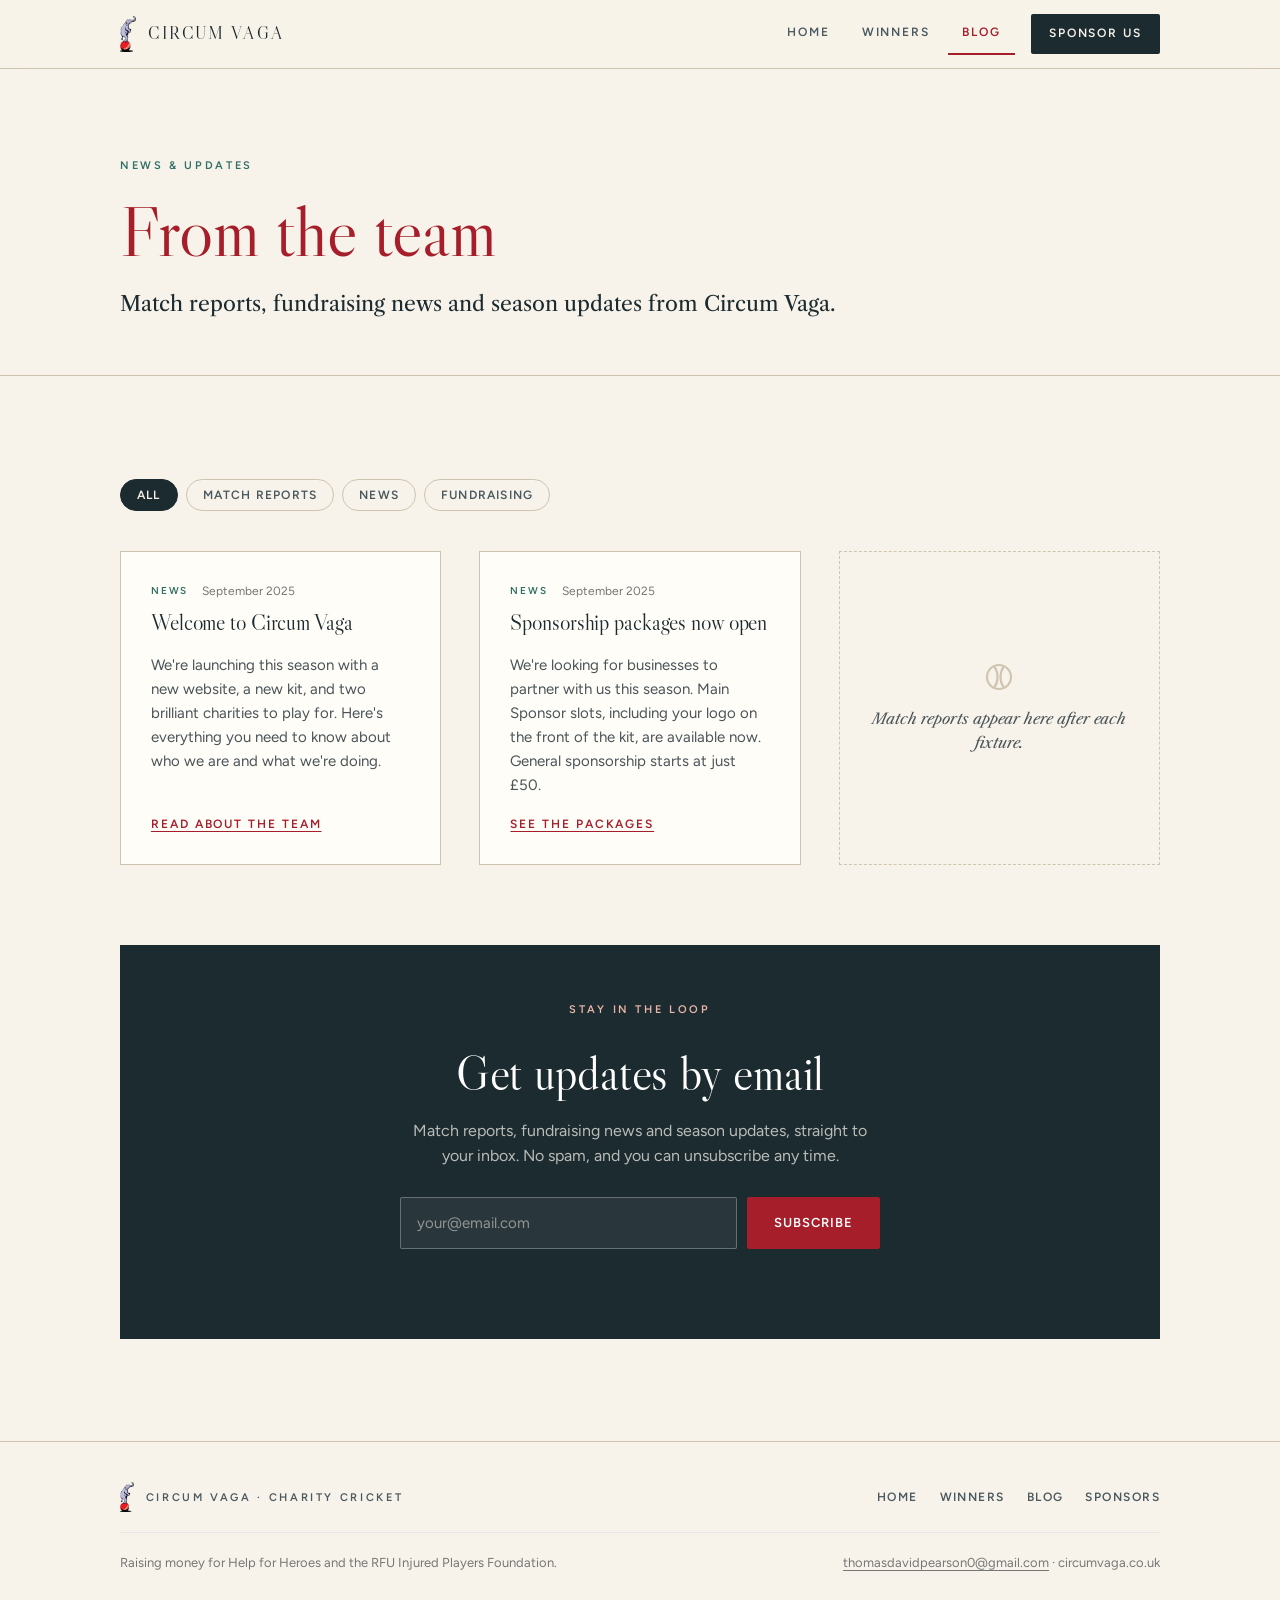
<file: blog.html>
<!doctype html>
<html lang="en-GB">
<head>
  <meta charset="utf-8">
  <meta name="viewport" content="width=device-width, initial-scale=1">
  <title>Blog — Circum Vaga</title>
  <meta name="description" content="News, match reports and fundraising updates from Circum Vaga charity cricket team.">
  <meta name="theme-color" content="#f7f3ea">
  <link rel="canonical" href="https://circumvaga.co.uk/blog">
  <meta property="og:type" content="website">
  <meta property="og:site_name" content="Circum Vaga">
  <meta property="og:title" content="From the team — Circum Vaga">
  <meta property="og:description" content="Match reports, fundraising news and season updates from Circum Vaga.">
  <meta property="og:url" content="https://circumvaga.co.uk/blog">
  <meta property="og:image" content="https://circumvaga.co.uk/assets/og.jpg">
  <meta name="twitter:card" content="summary_large_image">
  <link rel="icon" href="/assets/favicon-32.png" sizes="32x32" type="image/png">
  <link rel="icon" href="/assets/favicon-64.png" sizes="64x64" type="image/png">
  <link rel="apple-touch-icon" href="/assets/apple-touch-icon.png">
  <link rel="preconnect" href="https://fonts.googleapis.com">
  <link rel="preconnect" href="https://fonts.gstatic.com" crossorigin>
  <link rel="stylesheet" href="/style.css">
</head>
<body>

<a class="skip-link" href="#main">Skip to content</a>

<header class="site-header">
  <div class="container">
    <a class="brand" href="/" aria-label="Circum Vaga home">
      <img src="/assets/logo.png" alt="" width="36" height="79">
      <span class="brand-name">Circum Vaga</span>
    </a>
    <button class="nav-toggle" type="button" aria-expanded="false" aria-controls="site-nav" aria-label="Menu">
      <svg class="icon-open" viewBox="0 0 24 24" fill="none" stroke="currentColor" stroke-width="1.8" stroke-linecap="round" aria-hidden="true"><path d="M4 7h16M4 12h16M4 17h16"/></svg>
      <svg class="icon-close" viewBox="0 0 24 24" fill="none" stroke="currentColor" stroke-width="1.8" stroke-linecap="round" aria-hidden="true"><path d="M6 6l12 12M18 6L6 18"/></svg>
    </button>
    <nav class="nav" id="site-nav" aria-label="Main">
      <a href="/">Home</a>
      <a href="/winners">Winners</a>
      <a href="/blog" aria-current="page">Blog</a>
      <a href="/sponsors" class="nav-cta">Sponsor us</a>
    </nav>
  </div>
</header>

<main id="main">

  <section class="page-hero">
    <div class="container">
      <p class="eyebrow">News &amp; updates</p>
      <h1>From the team</h1>
      <p class="lead">Match reports, fundraising news and season updates from Circum Vaga.</p>
    </div>
  </section>

  <section>
    <div class="container">

      <div class="filters" role="group" aria-label="Filter posts">
        <button class="chip" type="button" data-filter="all" aria-pressed="true">All</button>
        <button class="chip" type="button" data-filter="match-report" aria-pressed="false">Match reports</button>
        <button class="chip" type="button" data-filter="news" aria-pressed="false">News</button>
        <button class="chip" type="button" data-filter="fundraising" aria-pressed="false">Fundraising</button>
      </div>
      <p id="filter-status" class="visually-hidden" aria-live="polite"></p>

      <div class="grid grid--3" id="posts">

        <article class="post" data-tag="news">
          <div class="post-meta">
            <span class="post-tag">News</span>
            <time datetime="2025-09">September 2025</time>
          </div>
          <h3>Welcome to Circum Vaga</h3>
          <p>We're launching this season with a new website, a new kit, and two brilliant charities to play for. Here's everything you need to know about who we are and what we're doing.</p>
          <a class="read-more" href="/#about">Read about the team</a>
        </article>

        <article class="post" data-tag="news">
          <div class="post-meta">
            <span class="post-tag">News</span>
            <time datetime="2025-09">September 2025</time>
          </div>
          <h3>Sponsorship packages now open</h3>
          <p>We're looking for businesses to partner with us this season. Main Sponsor slots, including your logo on the front of the kit, are available now. General sponsorship starts at just £50.</p>
          <a class="read-more" href="/sponsors">See the packages</a>
        </article>

        <div class="post post--placeholder" data-tag="match-report" aria-label="Match reports coming soon">
          <svg viewBox="0 0 24 24" fill="none" stroke="currentColor" stroke-width="1.6" stroke-linecap="round" aria-hidden="true"><circle cx="12" cy="12" r="9"/><path d="M8.5 4.2c3.2 4.6 3.2 11 0 15.6M15.5 4.2c-3.2 4.6-3.2 11 0 15.6"/></svg>
          <p>Match reports appear here after each fixture.</p>
        </div>

      </div>

      <div class="newsletter" style="margin-top: clamp(48px, 7vw, 80px);">
        <p class="eyebrow">Stay in the loop</p>
        <h2>Get updates by email</h2>
        <p>Match reports, fundraising news and season updates, straight to your inbox. No spam, and you can unsubscribe any time.</p>
        <form id="signup-form" data-to="thomasdavidpearson0@gmail.com">
          <label for="signup-email" class="visually-hidden">Email address</label>
          <input type="email" id="signup-email" name="email" placeholder="your@email.com" autocomplete="email" required>
          <button type="submit" class="btn btn--red">Subscribe</button>
        </form>
        <p id="signup-note" class="form-note"></p>
      </div>

    </div>
  </section>

</main>

<footer class="site-footer">
  <div class="container">
    <div class="footer-brand">
      <img src="/assets/logo.png" alt="" width="30" height="66">
      <span>Circum Vaga · Charity cricket</span>
    </div>
    <nav class="footer-links" aria-label="Footer">
      <a href="/">Home</a>
      <a href="/winners">Winners</a>
      <a href="/blog">Blog</a>
      <a href="/sponsors">Sponsors</a>
    </nav>
    <div class="footer-meta">
      <span>Raising money for Help for Heroes and the RFU Injured Players Foundation.</span>
      <span><a href="mailto:thomasdavidpearson0@gmail.com">thomasdavidpearson0@gmail.com</a> · circumvaga.co.uk</span>
    </div>
  </div>
</footer>

<script src="/site.js" defer></script>
</body>
</html>
</file>
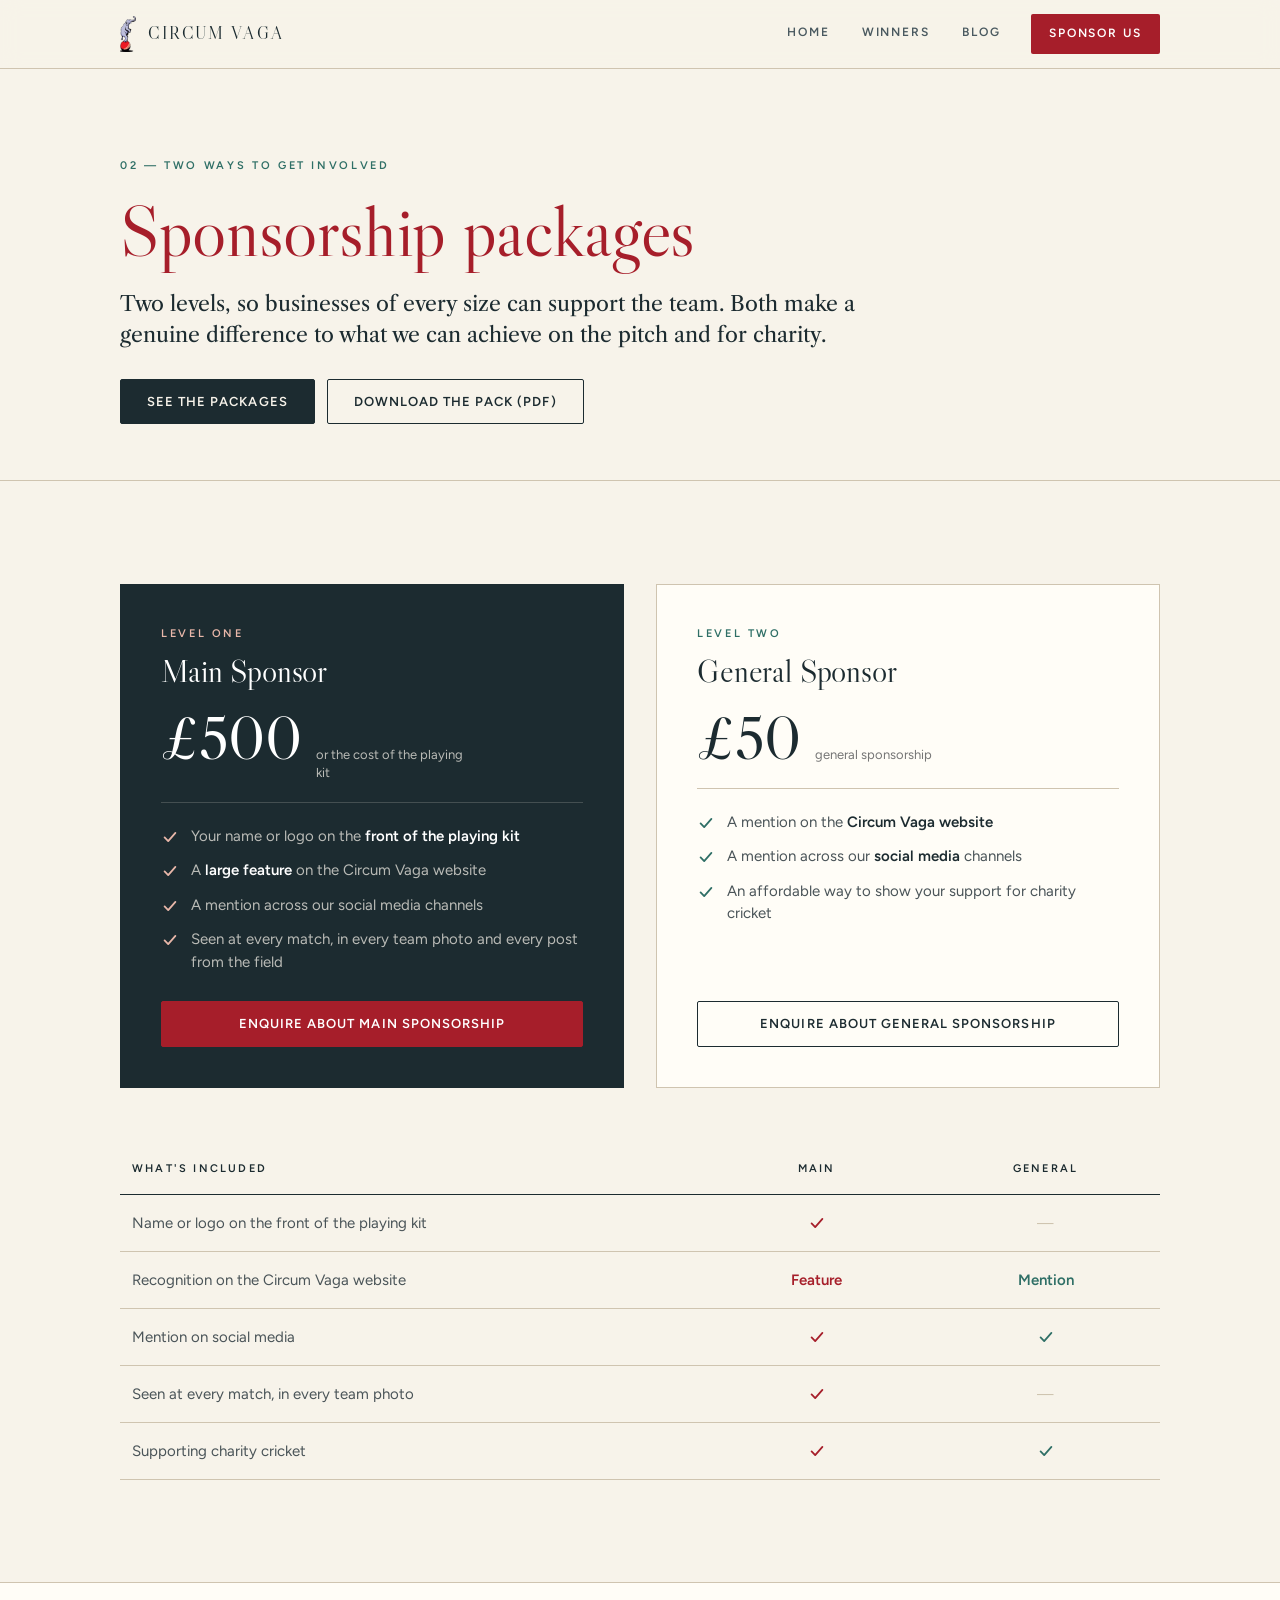
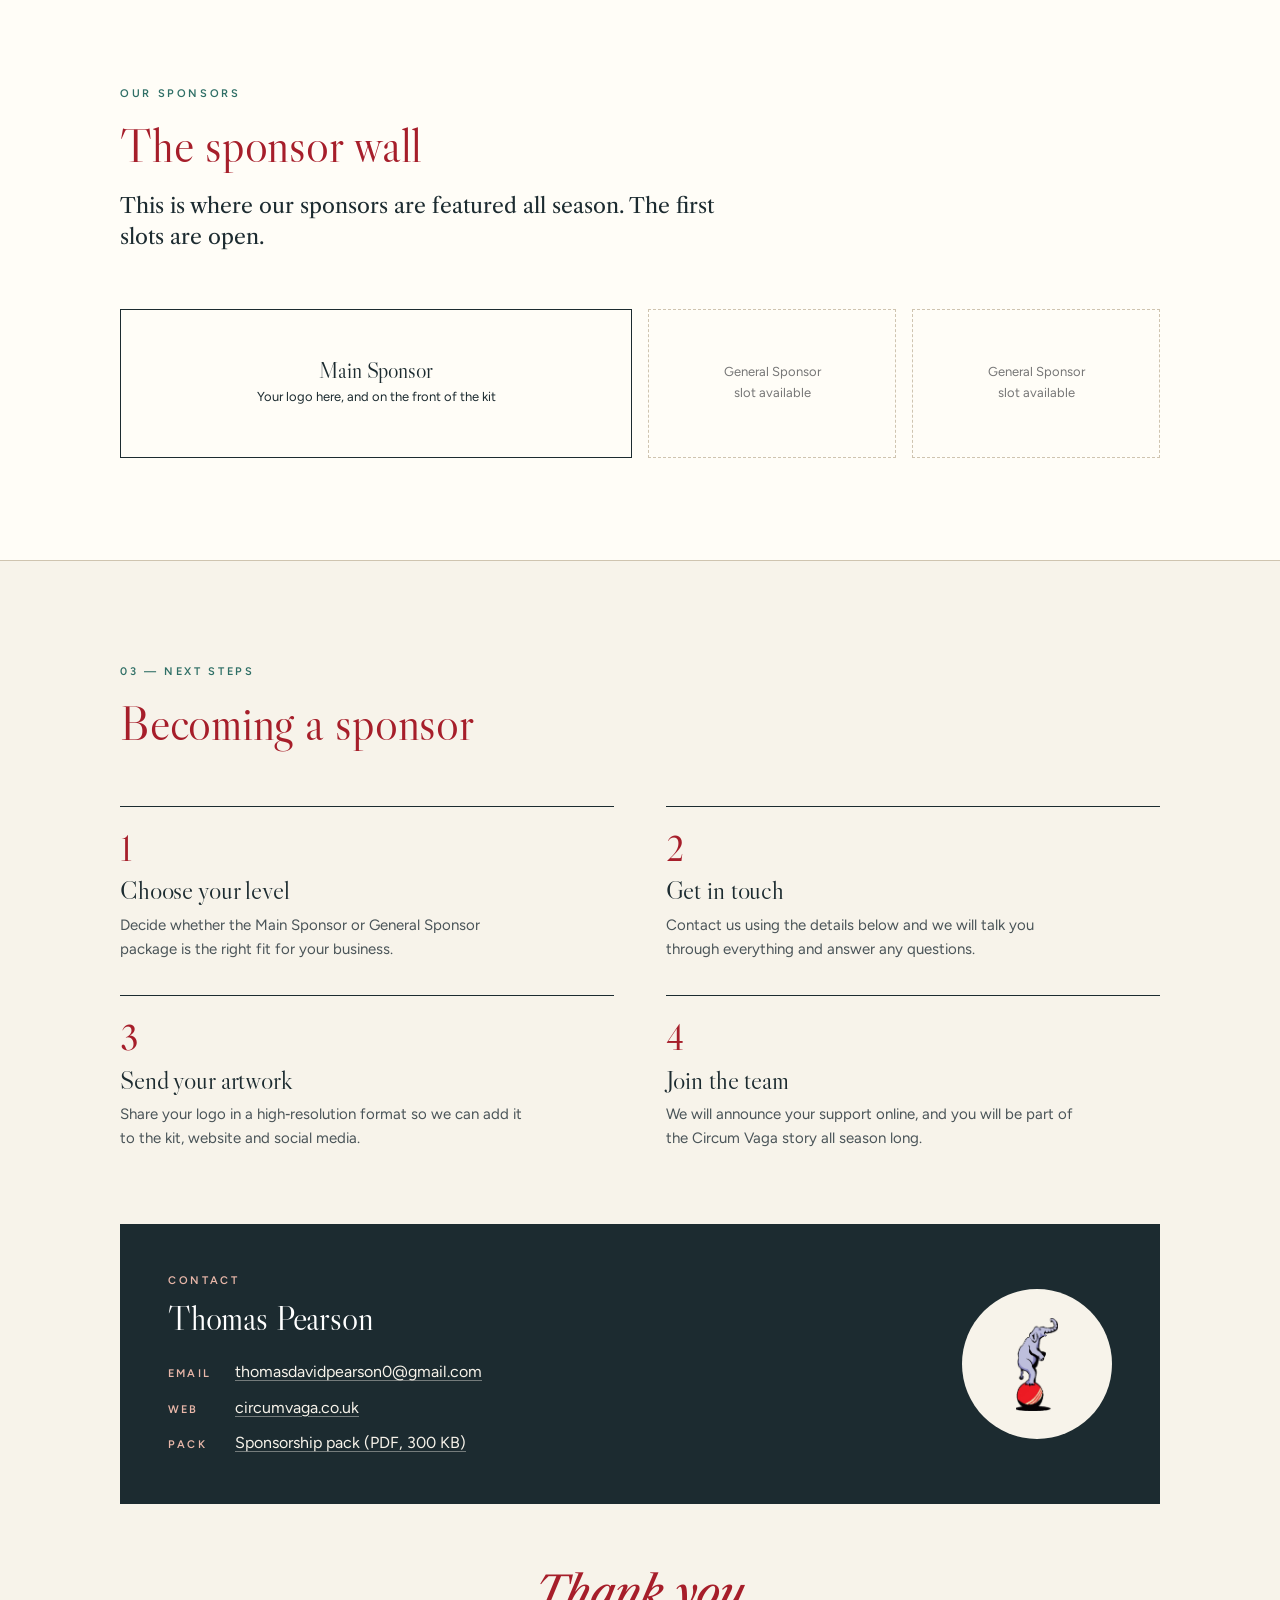
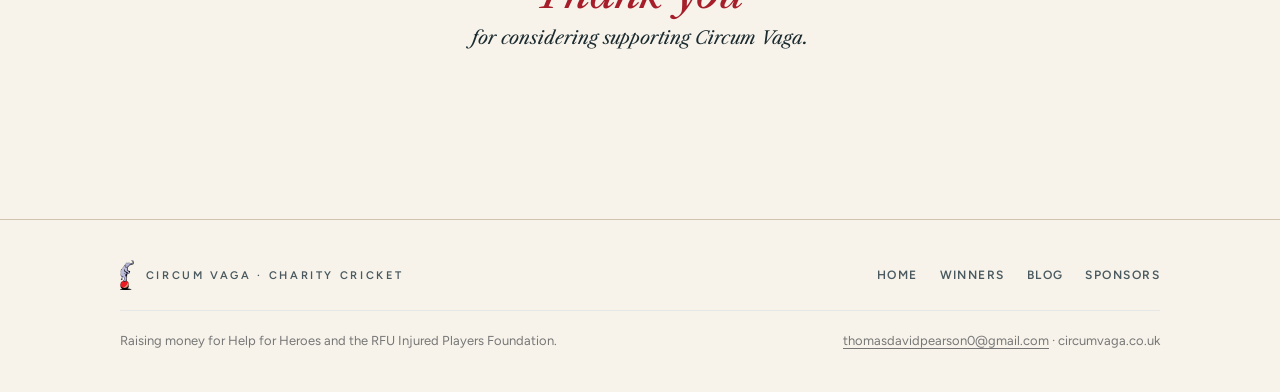
<file: sponsors.html>
<!doctype html>
<html lang="en-GB">
<head>
  <meta charset="utf-8">
  <meta name="viewport" content="width=device-width, initial-scale=1">
  <title>Sponsor us — Circum Vaga</title>
  <meta name="description" content="Sponsor Circum Vaga charity cricket team. Two packages: Main Sponsor (£500, logo on the kit) and General Sponsor (£50). Every sponsorship helps us raise more for Help for Heroes and the RFU Injured Players Foundation.">
  <meta name="theme-color" content="#f7f3ea">
  <link rel="canonical" href="https://circumvaga.co.uk/sponsors">
  <meta property="og:type" content="website">
  <meta property="og:site_name" content="Circum Vaga">
  <meta property="og:title" content="Sponsor Circum Vaga">
  <meta property="og:description" content="Two sponsorship packages, for businesses of every size. Both make a genuine difference.">
  <meta property="og:url" content="https://circumvaga.co.uk/sponsors">
  <meta property="og:image" content="https://circumvaga.co.uk/assets/og.jpg">
  <meta name="twitter:card" content="summary_large_image">
  <link rel="icon" href="/assets/favicon-32.png" sizes="32x32" type="image/png">
  <link rel="icon" href="/assets/favicon-64.png" sizes="64x64" type="image/png">
  <link rel="apple-touch-icon" href="/assets/apple-touch-icon.png">
  <link rel="preconnect" href="https://fonts.googleapis.com">
  <link rel="preconnect" href="https://fonts.gstatic.com" crossorigin>
  <link rel="stylesheet" href="/style.css">
</head>
<body>

<a class="skip-link" href="#main">Skip to content</a>

<header class="site-header">
  <div class="container">
    <a class="brand" href="/" aria-label="Circum Vaga home">
      <img src="/assets/logo.png" alt="" width="36" height="79">
      <span class="brand-name">Circum Vaga</span>
    </a>
    <button class="nav-toggle" type="button" aria-expanded="false" aria-controls="site-nav" aria-label="Menu">
      <svg class="icon-open" viewBox="0 0 24 24" fill="none" stroke="currentColor" stroke-width="1.8" stroke-linecap="round" aria-hidden="true"><path d="M4 7h16M4 12h16M4 17h16"/></svg>
      <svg class="icon-close" viewBox="0 0 24 24" fill="none" stroke="currentColor" stroke-width="1.8" stroke-linecap="round" aria-hidden="true"><path d="M6 6l12 12M18 6L6 18"/></svg>
    </button>
    <nav class="nav" id="site-nav" aria-label="Main">
      <a href="/">Home</a>
      <a href="/winners">Winners</a>
      <a href="/blog">Blog</a>
      <a href="/sponsors" class="nav-cta" aria-current="page">Sponsor us</a>
    </nav>
  </div>
</header>

<main id="main">

  <section class="page-hero">
    <div class="container">
      <p class="eyebrow">02 — Two ways to get involved</p>
      <h1>Sponsorship packages</h1>
      <p class="lead">Two levels, so businesses of every size can support the team. Both make a genuine difference to what we can achieve on the pitch and for charity.</p>
      <div class="btn-row" style="margin-top: 28px;">
        <a href="#packages" class="btn btn--ink">See the packages</a>
        <a href="/assets/circum-vaga-sponsorship-pack.pdf" class="btn btn--outline">Download the pack (PDF)</a>
      </div>
    </div>
  </section>

  <!-- Packages -->
  <section id="packages">
    <div class="container">
      <div class="packages">

        <article class="package package--featured">
          <p class="level">Level one</p>
          <h3>Main Sponsor</h3>
          <div class="price">
            <span class="display">£500</span>
            <small>or the cost of the playing kit</small>
          </div>
          <ul role="list">
            <li><svg class="tick" viewBox="0 0 20 20" fill="none" stroke="currentColor" stroke-width="2" stroke-linecap="round" stroke-linejoin="round" aria-hidden="true"><path d="M4 10.5l4 4 8-9"/></svg><span>Your name or logo on the <strong>front of the playing kit</strong></span></li>
            <li><svg class="tick" viewBox="0 0 20 20" fill="none" stroke="currentColor" stroke-width="2" stroke-linecap="round" stroke-linejoin="round" aria-hidden="true"><path d="M4 10.5l4 4 8-9"/></svg><span>A <strong>large feature</strong> on the Circum Vaga website</span></li>
            <li><svg class="tick" viewBox="0 0 20 20" fill="none" stroke="currentColor" stroke-width="2" stroke-linecap="round" stroke-linejoin="round" aria-hidden="true"><path d="M4 10.5l4 4 8-9"/></svg><span>A mention across our social media channels</span></li>
            <li><svg class="tick" viewBox="0 0 20 20" fill="none" stroke="currentColor" stroke-width="2" stroke-linecap="round" stroke-linejoin="round" aria-hidden="true"><path d="M4 10.5l4 4 8-9"/></svg><span>Seen at every match, in every team photo and every post from the field</span></li>
          </ul>
          <a href="mailto:thomasdavidpearson0@gmail.com?subject=Main%20Sponsor%20enquiry%20%E2%80%94%20Circum%20Vaga" class="btn btn--red btn--block">Enquire about Main Sponsorship</a>
        </article>

        <article class="package">
          <p class="level">Level two</p>
          <h3>General Sponsor</h3>
          <div class="price">
            <span class="display">£50</span>
            <small>general sponsorship</small>
          </div>
          <ul role="list">
            <li><svg class="tick" viewBox="0 0 20 20" fill="none" stroke="currentColor" stroke-width="2" stroke-linecap="round" stroke-linejoin="round" aria-hidden="true"><path d="M4 10.5l4 4 8-9"/></svg><span>A mention on the <strong>Circum Vaga website</strong></span></li>
            <li><svg class="tick" viewBox="0 0 20 20" fill="none" stroke="currentColor" stroke-width="2" stroke-linecap="round" stroke-linejoin="round" aria-hidden="true"><path d="M4 10.5l4 4 8-9"/></svg><span>A mention across our <strong>social media</strong> channels</span></li>
            <li><svg class="tick" viewBox="0 0 20 20" fill="none" stroke="currentColor" stroke-width="2" stroke-linecap="round" stroke-linejoin="round" aria-hidden="true"><path d="M4 10.5l4 4 8-9"/></svg><span>An affordable way to show your support for charity cricket</span></li>
          </ul>
          <a href="mailto:thomasdavidpearson0@gmail.com?subject=General%20Sponsor%20enquiry%20%E2%80%94%20Circum%20Vaga" class="btn btn--outline btn--block">Enquire about General Sponsorship</a>
        </article>

      </div>

      <!-- What's included -->
      <div style="margin-top: clamp(40px, 6vw, 72px);">
        <table class="compare">
          <caption class="visually-hidden">Comparison of what is included in each sponsorship package</caption>
          <thead>
            <tr>
              <th scope="col">What's included</th>
              <th scope="col">Main</th>
              <th scope="col">General</th>
            </tr>
          </thead>
          <tbody>
            <tr>
              <td>Name or logo on the front of the playing kit</td>
              <td><svg class="tick tick--red" viewBox="0 0 20 20" fill="none" stroke="currentColor" stroke-width="2" stroke-linecap="round" stroke-linejoin="round" role="img" aria-label="Included"><path d="M4 10.5l4 4 8-9"/></svg></td>
              <td><span class="dash" aria-label="Not included">—</span></td>
            </tr>
            <tr>
              <td>Recognition on the Circum Vaga website</td>
              <td><span class="word word--red">Feature</span></td>
              <td><span class="word word--teal">Mention</span></td>
            </tr>
            <tr>
              <td>Mention on social media</td>
              <td><svg class="tick tick--red" viewBox="0 0 20 20" fill="none" stroke="currentColor" stroke-width="2" stroke-linecap="round" stroke-linejoin="round" role="img" aria-label="Included"><path d="M4 10.5l4 4 8-9"/></svg></td>
              <td><svg class="tick" viewBox="0 0 20 20" fill="none" stroke="currentColor" stroke-width="2" stroke-linecap="round" stroke-linejoin="round" role="img" aria-label="Included"><path d="M4 10.5l4 4 8-9"/></svg></td>
            </tr>
            <tr>
              <td>Seen at every match, in every team photo</td>
              <td><svg class="tick tick--red" viewBox="0 0 20 20" fill="none" stroke="currentColor" stroke-width="2" stroke-linecap="round" stroke-linejoin="round" role="img" aria-label="Included"><path d="M4 10.5l4 4 8-9"/></svg></td>
              <td><span class="dash" aria-label="Not included">—</span></td>
            </tr>
            <tr>
              <td>Supporting charity cricket</td>
              <td><svg class="tick tick--red" viewBox="0 0 20 20" fill="none" stroke="currentColor" stroke-width="2" stroke-linecap="round" stroke-linejoin="round" role="img" aria-label="Included"><path d="M4 10.5l4 4 8-9"/></svg></td>
              <td><svg class="tick" viewBox="0 0 20 20" fill="none" stroke="currentColor" stroke-width="2" stroke-linecap="round" stroke-linejoin="round" role="img" aria-label="Included"><path d="M4 10.5l4 4 8-9"/></svg></td>
            </tr>
          </tbody>
        </table>
      </div>
    </div>
  </section>

  <!-- Sponsor wall -->
  <section class="section--paper">
    <div class="container">
      <div class="section-head">
        <p class="eyebrow">Our sponsors</p>
        <h2>The sponsor wall</h2>
        <p class="lead">This is where our sponsors are featured all season. The first slots are open.</p>
      </div>
      <div class="sponsor-wall">
        <a class="sponsor-slot sponsor-slot--main" href="mailto:thomasdavidpearson0@gmail.com?subject=Main%20Sponsor%20enquiry%20%E2%80%94%20Circum%20Vaga">
          <span><span class="display">Main Sponsor</span>Your logo here, and on the front of the kit</span>
        </a>
        <a class="sponsor-slot" href="mailto:thomasdavidpearson0@gmail.com?subject=General%20Sponsor%20enquiry%20%E2%80%94%20Circum%20Vaga">General Sponsor<br>slot available</a>
        <a class="sponsor-slot" href="mailto:thomasdavidpearson0@gmail.com?subject=General%20Sponsor%20enquiry%20%E2%80%94%20Circum%20Vaga">General Sponsor<br>slot available</a>
      </div>
    </div>
  </section>

  <!-- Next steps -->
  <section>
    <div class="container">
      <div class="section-head">
        <p class="eyebrow">03 — Next steps</p>
        <h2>Becoming a sponsor</h2>
      </div>

      <div class="steps">
        <div class="step">
          <p class="display">1</p>
          <h3>Choose your level</h3>
          <p>Decide whether the Main Sponsor or General Sponsor package is the right fit for your business.</p>
        </div>
        <div class="step">
          <p class="display">2</p>
          <h3>Get in touch</h3>
          <p>Contact us using the details below and we will talk you through everything and answer any questions.</p>
        </div>
        <div class="step">
          <p class="display">3</p>
          <h3>Send your artwork</h3>
          <p>Share your logo in a high‑resolution format so we can add it to the kit, website and social media.</p>
        </div>
        <div class="step">
          <p class="display">4</p>
          <h3>Join the team</h3>
          <p>We will announce your support online, and you will be part of the Circum Vaga story all season long.</p>
        </div>
      </div>

      <div class="contact-panel" id="contact" style="margin-top: clamp(24px, 4vw, 40px);">
        <div>
          <p class="eyebrow">Contact</p>
          <h3>Thomas Pearson</h3>
          <dl class="contact-list">
            <dt>Email</dt>
            <dd><a href="mailto:thomasdavidpearson0@gmail.com">thomasdavidpearson0@gmail.com</a></dd>
            <dt>Web</dt>
            <dd><a href="https://circumvaga.co.uk">circumvaga.co.uk</a></dd>
            <dt>Pack</dt>
            <dd><a href="/assets/circum-vaga-sponsorship-pack.pdf">Sponsorship pack (PDF, 300 KB)</a></dd>
          </dl>
        </div>
        <div class="contact-mark" aria-hidden="true">
          <img src="/assets/logo.png" alt="" width="355" height="779">
        </div>
      </div>

      <div class="signoff">
        <p class="display">Thank you</p>
        <p>for considering supporting Circum Vaga.</p>
      </div>
    </div>
  </section>

</main>

<footer class="site-footer">
  <div class="container">
    <div class="footer-brand">
      <img src="/assets/logo.png" alt="" width="30" height="66">
      <span>Circum Vaga · Charity cricket</span>
    </div>
    <nav class="footer-links" aria-label="Footer">
      <a href="/">Home</a>
      <a href="/winners">Winners</a>
      <a href="/blog">Blog</a>
      <a href="/sponsors">Sponsors</a>
    </nav>
    <div class="footer-meta">
      <span>Raising money for Help for Heroes and the RFU Injured Players Foundation.</span>
      <span><a href="mailto:thomasdavidpearson0@gmail.com">thomasdavidpearson0@gmail.com</a> · circumvaga.co.uk</span>
    </div>
  </div>
</footer>

<script src="/site.js" defer></script>
</body>
</html>
</file>
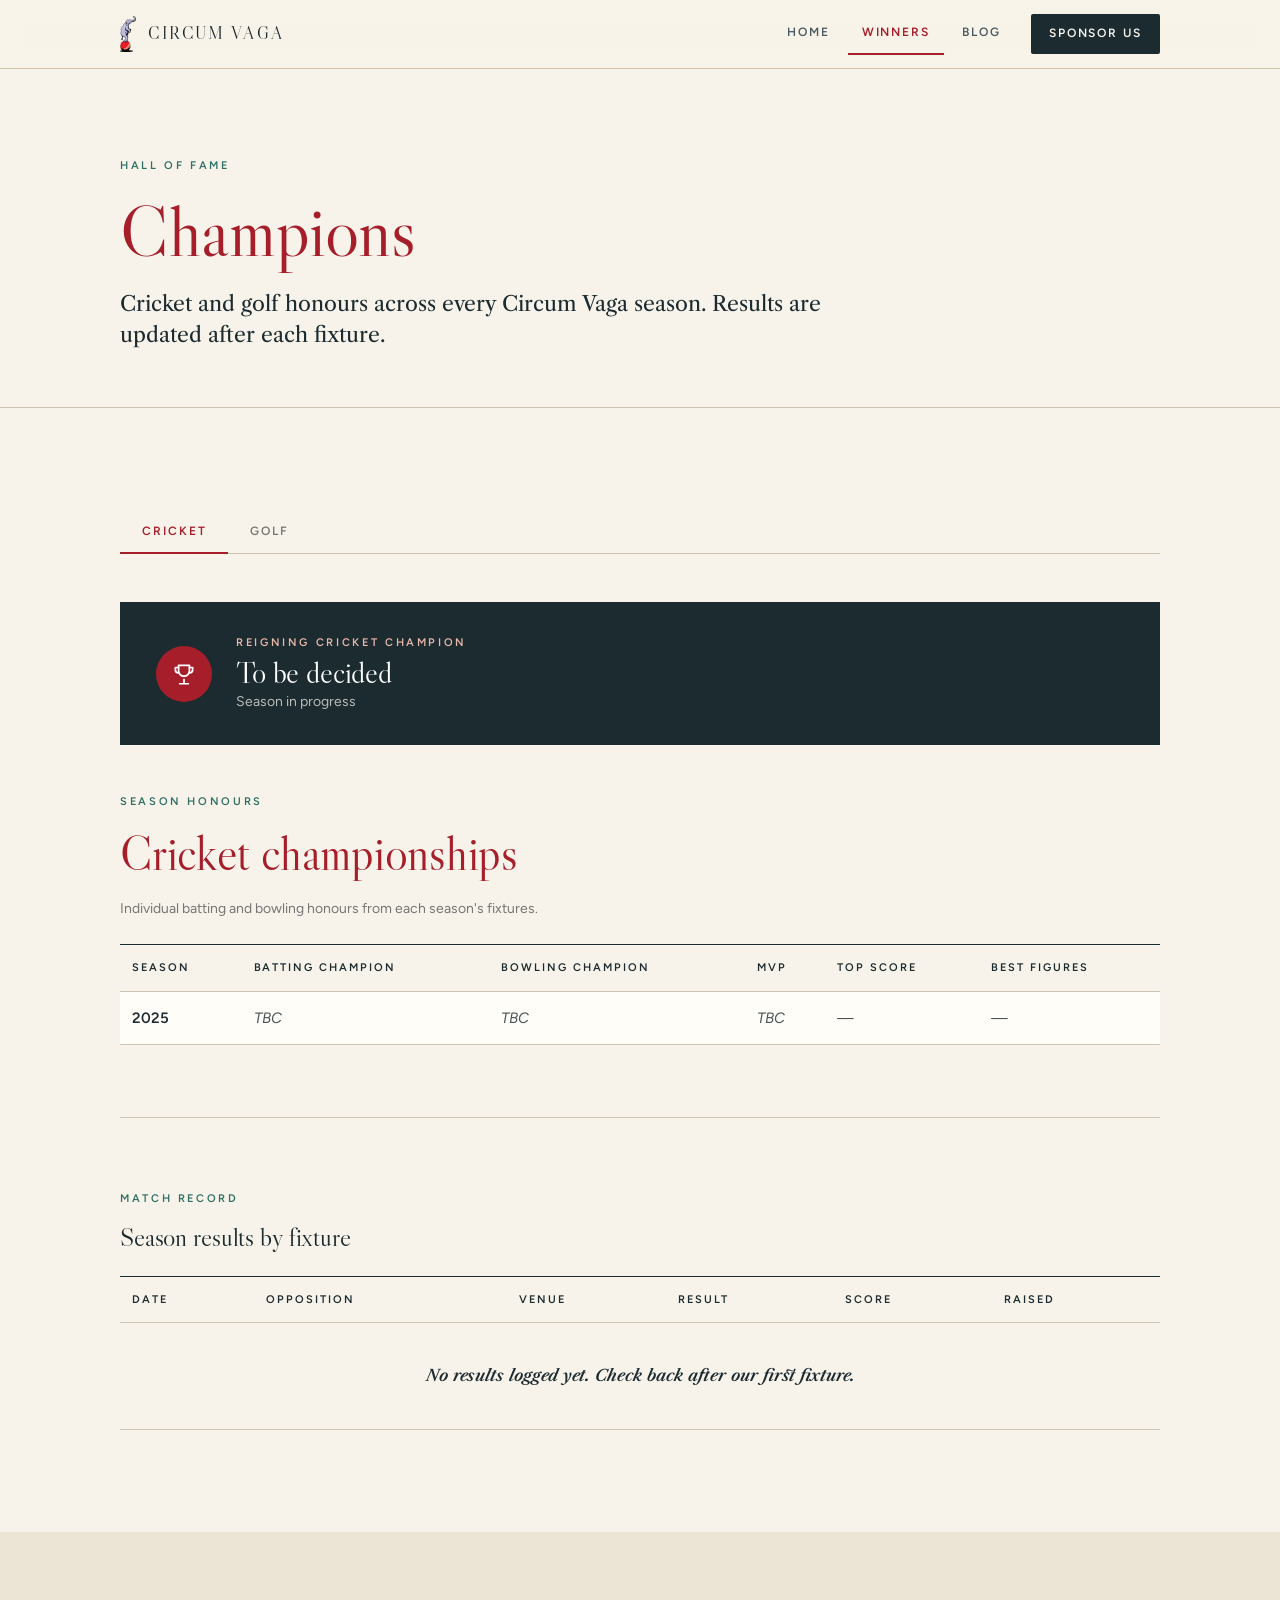
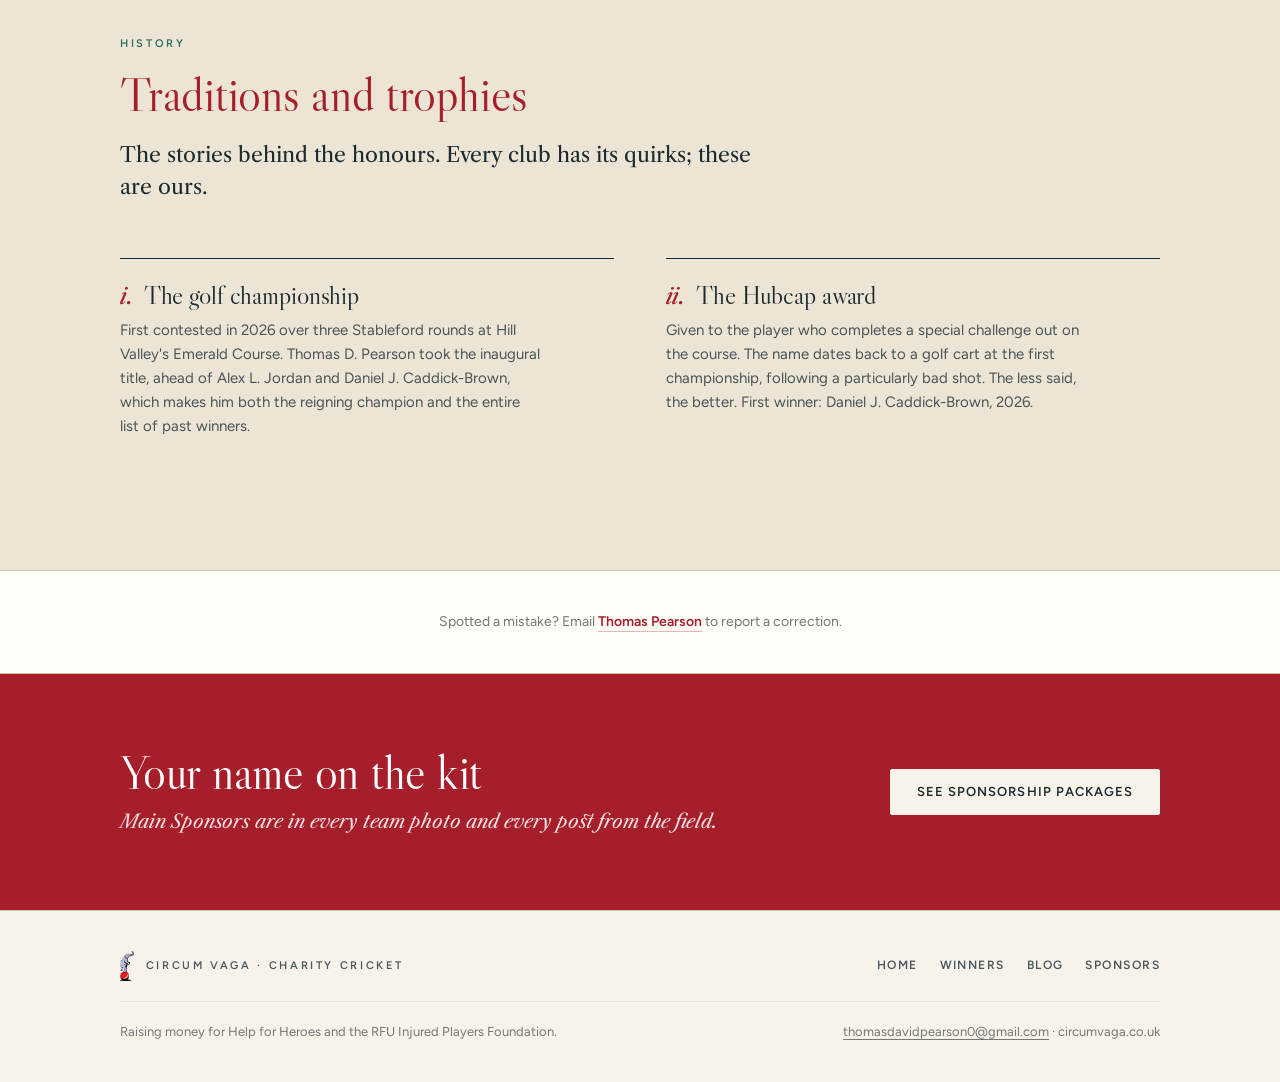
<file: winners.html>
<!doctype html>
<html lang="en-GB">
<head>
  <meta charset="utf-8">
  <meta name="viewport" content="width=device-width, initial-scale=1">
  <title>Winners — Circum Vaga</title>
  <meta name="description" content="Circum Vaga champions and results: cricket batting and bowling honours, match records, golf championship winners and the history of the Hubcap award.">
  <meta name="theme-color" content="#f7f3ea">
  <link rel="canonical" href="https://circumvaga.co.uk/winners">
  <meta property="og:type" content="website">
  <meta property="og:site_name" content="Circum Vaga">
  <meta property="og:title" content="Winners — Circum Vaga">
  <meta property="og:description" content="Cricket and golf honours across every Circum Vaga season.">
  <meta property="og:url" content="https://circumvaga.co.uk/winners">
  <meta property="og:image" content="https://circumvaga.co.uk/assets/og.jpg">
  <meta name="twitter:card" content="summary_large_image">
  <link rel="icon" href="/assets/favicon-32.png" sizes="32x32" type="image/png">
  <link rel="icon" href="/assets/favicon-64.png" sizes="64x64" type="image/png">
  <link rel="apple-touch-icon" href="/assets/apple-touch-icon.png">
  <link rel="preconnect" href="https://fonts.googleapis.com">
  <link rel="preconnect" href="https://fonts.gstatic.com" crossorigin>
  <link rel="stylesheet" href="/style.css">
</head>
<body>

<a class="skip-link" href="#main">Skip to content</a>

<header class="site-header">
  <div class="container">
    <a class="brand" href="/" aria-label="Circum Vaga home">
      <img src="/assets/logo.png" alt="" width="36" height="79">
      <span class="brand-name">Circum Vaga</span>
    </a>
    <button class="nav-toggle" type="button" aria-expanded="false" aria-controls="site-nav" aria-label="Menu">
      <svg class="icon-open" viewBox="0 0 24 24" fill="none" stroke="currentColor" stroke-width="1.8" stroke-linecap="round" aria-hidden="true"><path d="M4 7h16M4 12h16M4 17h16"/></svg>
      <svg class="icon-close" viewBox="0 0 24 24" fill="none" stroke="currentColor" stroke-width="1.8" stroke-linecap="round" aria-hidden="true"><path d="M6 6l12 12M18 6L6 18"/></svg>
    </button>
    <nav class="nav" id="site-nav" aria-label="Main">
      <a href="/">Home</a>
      <a href="/winners" aria-current="page">Winners</a>
      <a href="/blog">Blog</a>
      <a href="/sponsors" class="nav-cta">Sponsor us</a>
    </nav>
  </div>
</header>

<main id="main">

  <section class="page-hero">
    <div class="container">
      <p class="eyebrow">Hall of fame</p>
      <h1>Champions</h1>
      <p class="lead">Cricket and golf honours across every Circum Vaga season. Results are updated after each fixture.</p>
    </div>
  </section>

  <section>
    <div class="container">

      <div class="tabs" role="tablist" aria-label="Sport">
        <button class="tab" role="tab" id="tab-cricket" aria-controls="panel-cricket" aria-selected="true" data-tab="cricket" type="button">Cricket</button>
        <button class="tab" role="tab" id="tab-golf" aria-controls="panel-golf" aria-selected="false" data-tab="golf" tabindex="-1" type="button">Golf</button>
      </div>

      <!-- Cricket -->
      <div class="tab-panel" role="tabpanel" id="panel-cricket" aria-labelledby="tab-cricket">

        <div class="champ">
          <div class="champ-icon" aria-hidden="true">
            <svg viewBox="0 0 24 24" fill="none" stroke="currentColor" stroke-width="1.6" stroke-linecap="round" stroke-linejoin="round"><path d="M8 21h8M12 17v4M7 4h10v5a5 5 0 0 1-10 0V4z"/><path d="M7 6H4v2a3 3 0 0 0 3 3M17 6h3v2a3 3 0 0 1-3 3"/></svg>
          </div>
          <div>
            <p class="eyebrow">Reigning cricket champion</p>
            <p class="display">To be decided</p>
            <p class="small">Season in progress</p>
          </div>
        </div>

        <p class="eyebrow">Season honours</p>
        <h2>Cricket championships</h2>
        <p class="small" style="margin-bottom: 24px;">Individual batting and bowling honours from each season's fixtures.</p>

        <div class="table-wrap">
          <table class="table">
            <caption class="visually-hidden">Cricket season honours</caption>
            <thead>
              <tr>
                <th scope="col">Season</th>
                <th scope="col">Batting champion</th>
                <th scope="col">Bowling champion</th>
                <th scope="col">MVP</th>
                <th scope="col">Top score</th>
                <th scope="col">Best figures</th>
              </tr>
            </thead>
            <tbody>
              <tr class="is-current">
                <td>2025</td>
                <td class="tbd">TBC</td>
                <td class="tbd">TBC</td>
                <td class="tbd">TBC</td>
                <td class="tbd">—</td>
                <td class="tbd">—</td>
              </tr>
            </tbody>
          </table>
        </div>

        <hr class="rule">

        <p class="eyebrow">Match record</p>
        <h3 style="margin-bottom: 24px;">Season results by fixture</h3>
        <div class="table-wrap">
          <table class="table">
            <caption class="visually-hidden">Cricket match results</caption>
            <thead>
              <tr>
                <th scope="col">Date</th>
                <th scope="col">Opposition</th>
                <th scope="col">Venue</th>
                <th scope="col">Result</th>
                <th scope="col">Score</th>
                <th scope="col">Raised</th>
              </tr>
            </thead>
            <tbody>
              <tr>
                <td colspan="6" class="empty">No results logged yet. Check back after our first fixture.</td>
              </tr>
            </tbody>
          </table>
        </div>

      </div>

      <!-- Golf -->
      <div class="tab-panel" role="tabpanel" id="panel-golf" aria-labelledby="tab-golf" hidden>

        <div class="champs">
          <div class="champ">
          <div class="champ-icon" aria-hidden="true">
            <svg viewBox="0 0 24 24" fill="none" stroke="currentColor" stroke-width="1.6" stroke-linecap="round" stroke-linejoin="round"><path d="M8 21h8M12 17v4M7 4h10v5a5 5 0 0 1-10 0V4z"/><path d="M7 6H4v2a3 3 0 0 0 3 3M17 6h3v2a3 3 0 0 1-3 3"/></svg>
          </div>
          <div>
            <p class="eyebrow">Reigning golf champion</p>
            <p class="display">Thomas D. Pearson</p>
            <p class="small">Golf 2026 · 105 Stableford points over three rounds at Hill Valley, Emerald Course</p>
          </div>
        </div>
          <div class="champ">
            <div class="champ-icon" aria-hidden="true">
              <svg viewBox="0 0 24 24" fill="none" stroke="currentColor" stroke-width="1.6" stroke-linecap="round" stroke-linejoin="round"><circle cx="12" cy="12" r="9"/><circle cx="12" cy="12" r="2.2"/><path d="M12 3v6.8M12 14.2V21M3 12h6.8M14.2 12H21"/></svg>
            </div>
            <div>
              <p class="eyebrow">Hubcap award</p>
              <p class="display">Daniel J. Caddick-Brown</p>
              <p class="small">Golf 2026 · first winner · <a class="text-link" href="#history" style="color: inherit;">the story</a></p>
            </div>
          </div>
        </div>

        <p class="eyebrow">Season honours</p>
        <h2>Golf championships</h2>
        <p class="small" style="margin-bottom: 24px;">Winners and honours from each golf championship. New to the Hubcap award? <a class="text-link" href="#history">Read the history</a>.</p>

        <div class="table-wrap">
          <table class="table">
            <caption class="visually-hidden">Golf season honours</caption>
            <thead>
              <tr>
                <th scope="col">Season</th>
                <th scope="col">Winner</th>
                <th scope="col">Format</th>
                <th scope="col">Course</th>
                <th scope="col">Points / score</th>
                <th scope="col">Hubcap award</th>
              </tr>
            </thead>
            <tbody>
              <tr class="is-current">
                <td>2026</td>
                <td>Thomas D. Pearson</td>
                <td>Stableford</td>
                <td>Hill Valley, Emerald Course</td>
                <td>105 pts (3 rounds)</td>
                <td>Daniel J. Caddick-Brown</td>
              </tr>
            </tbody>
          </table>
        </div>

        <hr class="rule">

        <p class="eyebrow">Leaderboard</p>
        <h3 style="margin-bottom: 24px;">Golf 2026 final standings</h3>
        <div class="table-wrap">
          <table class="table">
            <caption class="visually-hidden">Golf 2026 final standings</caption>
            <thead>
              <tr>
                <th scope="col">Pos</th>
                <th scope="col">Player</th>
                <th scope="col">Round 1</th>
                <th scope="col">Round 2</th>
                <th scope="col">Round 3</th>
                <th scope="col">Total Stableford</th>
                <th scope="col">Honours</th>
              </tr>
            </thead>
            <tbody>
              <tr class="is-current">
                <td>1</td>
                <td>Thomas D. Pearson</td>
                <td>37</td>
                <td>34</td>
                <td>34</td>
                <td><strong>105</strong></td>
                <td>Champion</td>
              </tr>
              <tr>
                <td>2</td>
                <td>Alex L. Jordan</td>
                <td>20</td>
                <td>34</td>
                <td>40</td>
                <td><strong>94</strong></td>
                <td>Best round (40)</td>
              </tr>
              <tr>
                <td>3</td>
                <td>Daniel J. Caddick-Brown</td>
                <td>17</td>
                <td>22</td>
                <td>33</td>
                <td><strong>72</strong></td>
                <td>Hubcap award</td>
              </tr>
            </tbody>
          </table>
        </div>

      </div>

    </div>
  </section>

  <!-- History -->
  <section id="history" class="section--sand">
    <div class="container">
      <div class="section-head">
        <p class="eyebrow">History</p>
        <h2>Traditions and trophies</h2>
        <p class="lead">The stories behind the honours. Every club has its quirks; these are ours.</p>
      </div>

      <div class="benefits">
        <div class="benefit">
          <h3><span class="num">i.</span> The golf championship</h3>
          <p>First contested in 2026 over three Stableford rounds at Hill Valley's Emerald Course. Thomas D. Pearson took the inaugural title, ahead of Alex L. Jordan and Daniel J. Caddick-Brown, which makes him both the reigning champion and the entire list of past winners.</p>
        </div>
        <div class="benefit">
          <h3><span class="num">ii.</span> The Hubcap award</h3>
          <p>Given to the player who completes a special challenge out on the course. The name dates back to a golf cart at the first championship, following a particularly bad shot. The less said, the better. First winner: Daniel J. Caddick-Brown, 2026.</p>
        </div>
      </div>
    </div>
  </section>

  <section class="section--paper section--tight" style="padding: 40px 0;">
    <div class="container container--narrow" style="text-align: center;">
      <p class="small">Spotted a mistake? Email <a class="text-link" href="mailto:thomasdavidpearson0@gmail.com?subject=Winners%20page%20correction">Thomas Pearson</a> to report a correction.</p>
    </div>
  </section>

  <section class="cta-band">
    <div class="container">
      <div>
        <h2>Your name on the kit</h2>
        <p>Main Sponsors are in every team photo and every post from the field.</p>
      </div>
      <a href="/sponsors" class="btn btn--cream">See sponsorship packages</a>
    </div>
  </section>

</main>

<footer class="site-footer">
  <div class="container">
    <div class="footer-brand">
      <img src="/assets/logo.png" alt="" width="30" height="66">
      <span>Circum Vaga · Charity cricket</span>
    </div>
    <nav class="footer-links" aria-label="Footer">
      <a href="/">Home</a>
      <a href="/winners">Winners</a>
      <a href="/blog">Blog</a>
      <a href="/sponsors">Sponsors</a>
    </nav>
    <div class="footer-meta">
      <span>Raising money for Help for Heroes and the RFU Injured Players Foundation.</span>
      <span><a href="mailto:thomasdavidpearson0@gmail.com">thomasdavidpearson0@gmail.com</a> · circumvaga.co.uk</span>
    </div>
  </div>
</footer>

<script src="/site.js" defer></script>
</body>
</html>
</file>
<file: style.css>
/* ─────────────────────────────────────────────────────────────
   Circum Vaga — site stylesheet
   Design language taken from the Circum Vaga Sponsorship Pack:
   cream paper, ink panels, Caslon display headings in red,
   Figtree body copy, teal letter‑spaced labels, hairline rules.
   ───────────────────────────────────────────────────────────── */

@import url('https://fonts.googleapis.com/css2?family=Figtree:ital,wght@0,400;0,500;0,600;0,700;1,400&family=Libre+Caslon+Display&family=Libre+Caslon+Text:ital,wght@0,400;0,700;1,400&display=swap');

/* ── Tokens ── */
:root {
  --cream:      #f7f3ea;
  --cream-2:    #ece4d4;
  --paper:      #fffdf7;
  --ink:        #1c2b30;
  --ink-2:      #26373d;
  --ink-3:      #4a5960;
  --red:        #a61e2a;
  --red-2:      #8c1822;
  --teal:       #2f6f66;
  --blush:      #e8b7a9;
  --text:       #2e3a3e;
  --text-2:     #4a5458;
  --muted:      #767676;
  --rule:       #cfc4b0;
  --rule-soft:  #e4e7e6;
  --on-ink:     #f7f3ea;
  --on-ink-2:   rgba(247,243,234,0.72);
  --on-ink-rule: rgba(247,243,234,0.18);

  --serif:      'Libre Caslon Display', 'Libre Caslon Text', Georgia, 'Times New Roman', serif;
  --serif-text: 'Libre Caslon Text', Georgia, 'Times New Roman', serif;
  --sans:       'Figtree', system-ui, -apple-system, 'Segoe UI', sans-serif;

  --w-wide:     1120px;
  --w-narrow:   760px;
  --gutter:     clamp(16px, 4vw, 40px);
  --r:          2px;
  --shadow:     0 12px 40px rgba(28,43,48,0.10);
}

/* ── Reset ── */
*, *::before, *::after { box-sizing: border-box; margin: 0; padding: 0; }
html { -webkit-text-size-adjust: 100%; scroll-behavior: smooth; }
@media (prefers-reduced-motion: reduce) {
  html { scroll-behavior: auto; }
  *, *::before, *::after { transition: none !important; animation: none !important; }
}
body {
  font-family: var(--sans);
  font-size: 16px;
  line-height: 1.6;
  color: var(--text);
  background: var(--cream);
  -webkit-font-smoothing: antialiased;
  min-height: 100vh;
  display: flex;
  flex-direction: column;
}
main { flex: 1; }
img { max-width: 100%; height: auto; display: block; }
a { color: var(--red); text-underline-offset: 3px; }
a:hover { color: var(--red-2); }
ul[role="list"], ol[role="list"] { list-style: none; }
strong { font-weight: 600; color: var(--ink); }
:focus-visible { outline: 2px solid var(--teal); outline-offset: 3px; }

.skip-link {
  position: absolute; left: 12px; top: -60px; z-index: 1000;
  background: var(--ink); color: var(--on-ink);
  padding: 10px 16px; border-radius: var(--r); font-weight: 600; text-decoration: none;
}
.skip-link:focus { top: 12px; }
.visually-hidden {
  position: absolute !important; width: 1px; height: 1px; overflow: hidden;
  clip: rect(0 0 0 0); clip-path: inset(50%); white-space: nowrap;
}

/* ── Typography ── */
h1, h2, h3, .display {
  font-family: var(--serif);
  font-weight: 400;
  color: var(--ink);
  letter-spacing: -0.005em;
  line-height: 1.1;
}
h1 { font-size: clamp(40px, 6.4vw, 72px); color: var(--red); }
h2 { font-size: clamp(32px, 4.4vw, 48px); color: var(--red); margin-bottom: 18px; }
h3 { font-size: clamp(22px, 2.4vw, 26px); margin-bottom: 8px; }
h4 { font-family: var(--sans); font-size: 15px; font-weight: 600; color: var(--ink); margin-bottom: 6px; }

.eyebrow {
  font-family: var(--sans);
  font-size: 11px; font-weight: 600;
  letter-spacing: 0.24em; text-transform: uppercase;
  color: var(--teal);
  margin-bottom: 16px;
}
.eyebrow--red { color: var(--red); }
.eyebrow--muted { color: var(--muted); }

.lead {
  font-family: var(--serif-text);
  font-size: clamp(18px, 2vw, 21px);
  line-height: 1.5;
  color: var(--ink);
  max-width: 34em;
}
.lead + .prose { margin-top: 24px; }
.prose p { margin-bottom: 14px; color: var(--text-2); max-width: 36em; }
.prose p:last-child { margin-bottom: 0; }
.small { font-size: 14px; color: var(--muted); }

/* ── Layout ── */
.container { width: 100%; max-width: var(--w-wide); margin: 0 auto; padding: 0 var(--gutter); }
.container--narrow { max-width: var(--w-narrow); }
section { padding: clamp(56px, 8vw, 104px) 0; }
section + section.section--tight { padding-top: 0; }
.section--ink { background: var(--ink); color: var(--on-ink); }
.section--ink h2, .section--ink h3 { color: var(--on-ink); }
.section--ink .lead { color: var(--on-ink); }
.section--ink .prose p, .section--ink .small { color: var(--on-ink-2); }
.section--ink .eyebrow { color: var(--blush); }
.section--ink strong { color: #fff; }
.section--paper { background: var(--paper); border-top: 1px solid var(--rule); border-bottom: 1px solid var(--rule); }
.section--sand { background: var(--cream-2); }

.section-head { max-width: 40em; margin-bottom: clamp(32px, 5vw, 56px); }
.section-head--center { margin-left: auto; margin-right: auto; text-align: center; }
.section-head--center .lead { margin-left: auto; margin-right: auto; }

.grid { display: grid; gap: clamp(24px, 3vw, 40px); }
.grid--2 { grid-template-columns: repeat(2, minmax(0, 1fr)); }
.grid--3 { grid-template-columns: repeat(3, minmax(0, 1fr)); }
.grid--4 { grid-template-columns: repeat(4, minmax(0, 1fr)); }
@media (max-width: 900px) { .grid--3, .grid--4 { grid-template-columns: repeat(2, minmax(0, 1fr)); } }
@media (max-width: 600px) { .grid--2, .grid--3, .grid--4 { grid-template-columns: 1fr; } }

.rule { border: 0; border-top: 1px solid var(--rule); margin: clamp(40px, 6vw, 72px) 0; }

/* ── Header ── */
.site-header {
  position: sticky; top: 0; z-index: 100;
  background: rgba(247,243,234,0.92);
  backdrop-filter: saturate(160%) blur(10px);
  -webkit-backdrop-filter: saturate(160%) blur(10px);
  border-bottom: 1px solid var(--rule);
}
.site-header .container {
  display: flex; align-items: center; justify-content: space-between;
  height: 68px; gap: 24px;
}
.brand {
  display: inline-flex; align-items: center; gap: 12px;
  text-decoration: none; color: var(--ink);
}
.brand img { height: 36px; width: auto; }
.brand-name {
  font-family: var(--serif);
  font-size: 17px; letter-spacing: 0.14em; text-transform: uppercase;
  color: var(--ink); white-space: nowrap;
}
.nav { display: flex; align-items: center; gap: 4px; }
.nav a {
  font-size: 12px; font-weight: 600; letter-spacing: 0.16em; text-transform: uppercase;
  color: var(--ink-3); text-decoration: none;
  padding: 10px 14px; border-bottom: 2px solid transparent;
  transition: color .15s;
}
.nav a:hover { color: var(--ink); }
.nav a[aria-current="page"] { color: var(--red); border-bottom-color: var(--red); }
.nav .nav-cta {
  margin-left: 12px; color: var(--on-ink); background: var(--ink);
  border-radius: var(--r); padding: 10px 18px; border-bottom: 0;
}
.nav .nav-cta:hover, .nav .nav-cta[aria-current="page"] { background: var(--red); color: #fff; border-bottom: 0; }
.nav-toggle {
  display: none; background: none; border: 1px solid var(--rule); border-radius: var(--r);
  width: 44px; height: 44px; cursor: pointer; color: var(--ink);
  align-items: center; justify-content: center;
}
.nav-toggle svg { width: 22px; height: 22px; }
.nav-toggle .icon-close { display: none; }
.nav-toggle[aria-expanded="true"] .icon-open { display: none; }
.nav-toggle[aria-expanded="true"] .icon-close { display: block; }
@media (max-width: 800px) {
  .nav-toggle { display: inline-flex; }
  .nav {
    display: none; position: absolute; left: 0; right: 0; top: 68px;
    background: var(--cream); border-bottom: 1px solid var(--rule);
    flex-direction: column; align-items: stretch; padding: 8px var(--gutter) 16px; gap: 0;
    box-shadow: var(--shadow);
  }
  .nav.is-open { display: flex; }
  .nav a { padding: 14px 4px; border-bottom: 1px solid var(--rule-soft); font-size: 13px; }
  .nav a[aria-current="page"] { border-bottom-color: var(--rule-soft); }
  .nav .nav-cta { margin: 12px 0 0; text-align: center; padding: 14px; }
}

/* ── Buttons ── */
.btn {
  display: inline-flex; align-items: center; justify-content: center; gap: 10px;
  padding: 14px 26px; border-radius: var(--r);
  font-family: var(--sans); font-size: 13px; font-weight: 600;
  letter-spacing: 0.08em; text-transform: uppercase;
  text-decoration: none; cursor: pointer; border: 1px solid transparent;
  transition: background .15s, color .15s, border-color .15s, transform .15s;
  line-height: 1.2;
}
.btn:hover { transform: translateY(-1px); }
.btn--red { background: var(--red); color: #fff; border-color: var(--red); }
.btn--red:hover { background: var(--red-2); border-color: var(--red-2); color: #fff; }
.btn--ink { background: var(--ink); color: var(--on-ink); border-color: var(--ink); }
.btn--ink:hover { background: var(--ink-2); color: #fff; }
.btn--outline { background: transparent; color: var(--ink); border-color: var(--ink); }
.btn--outline:hover { background: var(--ink); color: var(--on-ink); }
.btn--cream { background: var(--cream); color: var(--ink); border-color: var(--cream); }
.btn--cream:hover { background: #fff; color: var(--ink); }
.btn--ghost-light { background: transparent; color: var(--on-ink); border-color: rgba(247,243,234,0.4); }
.btn--ghost-light:hover { border-color: var(--on-ink); color: #fff; }
.btn--block { width: 100%; text-align: center; }
.btn { flex-wrap: wrap; }
.btn svg { width: 16px; height: 16px; }
.btn-row { display: flex; gap: 12px; flex-wrap: wrap; }
.text-link {
  font-weight: 600; color: var(--red); text-decoration: none;
  border-bottom: 1px solid var(--blush); padding-bottom: 1px;
}
.text-link:hover { border-bottom-color: var(--red); }

/* ── Hero (home) ── */
.hero {
  padding: clamp(40px, 7vw, 88px) 0 0;
  text-align: center;
  position: relative;
  overflow: hidden;
}
.hero-topline {
  display: flex; justify-content: space-between; align-items: center;
  border-bottom: 1px solid var(--rule); padding-bottom: 16px; margin-bottom: clamp(36px, 6vw, 64px);
}
.hero-topline .eyebrow { margin: 0; }
.hero-mark {
  --mark: clamp(180px, 28vw, 260px);
  width: var(--mark); height: var(--mark); margin: 0 auto clamp(28px, 4vw, 44px);
  border-radius: 50%; background: var(--paper);
  border: 1px solid var(--teal);
  box-shadow: inset 0 0 0 5px var(--paper), inset 0 0 0 6px var(--rule);
  display: flex; align-items: center; justify-content: center;
}
.hero-mark img { height: 64%; width: auto; }
.hero h1 {
  font-size: clamp(44px, 8.5vw, 96px);
  letter-spacing: 0.06em; text-transform: uppercase;
  line-height: 1; margin-bottom: 14px;
}
.hero-sub {
  font-family: var(--serif-text); font-style: italic;
  font-size: clamp(20px, 2.6vw, 28px); color: var(--ink);
  display: inline-flex; align-items: center; gap: 18px; margin-bottom: 28px;
}
.hero-sub::before, .hero-sub::after { content: ""; width: 40px; height: 1px; background: var(--ink); }
.hero p.hero-text {
  font-size: 17px; color: var(--text-2); max-width: 32em; margin: 0 auto 32px;
}
.hero-ctas { display: flex; justify-content: center; gap: 12px; flex-wrap: wrap; margin-bottom: clamp(44px, 7vw, 80px); }
.hero-band {
  background: var(--red); color: #fff;
  padding: clamp(24px, 4vw, 40px) 0;
  text-align: left;
}
.hero-band .container {
  display: flex; align-items: center; justify-content: space-between; gap: 24px; flex-wrap: wrap;
}
.hero-band p {
  font-family: var(--serif-text); font-size: clamp(17px, 2vw, 21px); line-height: 1.45;
  max-width: 30em; color: #fff;
}
.hero-band .band-link {
  font-size: 11px; letter-spacing: 0.24em; text-transform: uppercase; font-weight: 600;
  color: #fff; text-decoration: none; white-space: nowrap;
  border-bottom: 1px solid rgba(255,255,255,0.5); padding-bottom: 2px;
}
.hero-band .band-link:hover { border-bottom-color: #fff; }

/* ── Page hero (inner pages) ── */
.page-hero {
  padding: clamp(48px, 7vw, 88px) 0 clamp(36px, 5vw, 56px);
  border-bottom: 1px solid var(--rule);
}
.page-hero h1 { margin-bottom: 18px; }
.page-hero .lead { max-width: 36em; }

/* ── Numbered benefit list (pack p.2) ── */
.benefits { display: grid; grid-template-columns: repeat(2, minmax(0, 1fr)); gap: 0 clamp(24px, 4vw, 56px); }
@media (max-width: 640px) { .benefits { grid-template-columns: 1fr; } }
.benefit { border-top: 1px solid var(--ink); padding: 22px 0 30px; }
.benefit h3 { display: flex; align-items: baseline; gap: 10px; margin-bottom: 8px; }
.benefit .num { font-family: var(--serif-text); font-style: italic; color: var(--red); font-size: 0.85em; }
.benefit p { font-size: 15px; color: var(--text-2); max-width: 28em; }

/* ── Pull quote ── */
.quote {
  background: var(--cream-2); padding: clamp(28px, 4vw, 44px) clamp(24px, 4vw, 48px);
  display: flex; gap: 20px; align-items: flex-start;
}
.quote::before {
  content: "\201C"; font-family: var(--serif); font-size: 64px; line-height: 0.6;
  color: var(--red); margin-top: 12px;
}
.quote p {
  font-family: var(--serif-text); font-style: italic;
  font-size: clamp(19px, 2.4vw, 24px); line-height: 1.45; color: var(--ink);
}
.quote cite { display: block; font-style: normal; font-family: var(--sans); font-size: 12px; letter-spacing: 0.16em; text-transform: uppercase; color: var(--muted); margin-top: 14px; }
.section--ink .quote { background: var(--ink-2); }
.section--ink .quote::before { color: var(--blush); }
.section--ink .quote p { color: var(--on-ink); }

/* ── Stat row ── */
.stats { display: grid; grid-template-columns: repeat(3, minmax(0, 1fr)); border-top: 1px solid var(--rule); border-bottom: 1px solid var(--rule); }
.stat { padding: 28px 24px; border-right: 1px solid var(--rule); }
.stat:last-child { border-right: 0; }
.stat .display { font-size: clamp(36px, 4.5vw, 52px); color: var(--red); line-height: 1; margin-bottom: 8px; }
.stat p { font-size: 13px; letter-spacing: 0.08em; text-transform: uppercase; color: var(--muted); font-weight: 500; }
@media (max-width: 640px) {
  .stats { grid-template-columns: 1fr; }
  .stat { border-right: 0; border-bottom: 1px solid var(--rule); }
  .stat:last-child { border-bottom: 0; }
}

/* ── Cause cards ── */
.cause {
  background: var(--ink-2); border: 1px solid var(--on-ink-rule);
  padding: clamp(24px, 3vw, 36px);
  display: flex; flex-direction: column; gap: 12px;
}
.cause .tag { font-size: 11px; letter-spacing: 0.2em; text-transform: uppercase; color: var(--blush); font-weight: 600; }
.cause h3 { color: #fff; }
.cause p { font-size: 15px; color: var(--on-ink-2); }
.cause a { color: var(--blush); margin-top: auto; font-weight: 600; font-size: 14px; text-decoration: none; }
.cause a:hover { color: #fff; }

/* ── Packages (pack p.3) ── */
.packages { display: grid; grid-template-columns: repeat(2, minmax(0, 1fr)); gap: clamp(20px, 3vw, 32px); align-items: stretch; }
@media (max-width: 760px) { .packages { grid-template-columns: 1fr; } }
.package {
  background: var(--paper); border: 1px solid var(--rule);
  padding: clamp(26px, 3.4vw, 40px);
  display: flex; flex-direction: column;
}
.package--featured { background: var(--ink); border-color: var(--ink); color: var(--on-ink); }
.package .level { font-size: 11px; letter-spacing: 0.24em; text-transform: uppercase; font-weight: 600; color: var(--teal); margin-bottom: 12px; }
.package--featured .level { color: var(--blush); }
.package h3 { font-size: clamp(26px, 3vw, 32px); margin-bottom: 18px; }
.package--featured h3 { color: #fff; }
.package .price { display: flex; align-items: baseline; gap: 14px; flex-wrap: wrap; padding-bottom: 20px; border-bottom: 1px solid var(--rule); margin-bottom: 22px; }
.package--featured .price { border-bottom-color: var(--on-ink-rule); }
.package .price .display { font-size: clamp(44px, 5vw, 60px); line-height: 1; color: var(--ink); }
.package--featured .price .display { color: #fff; }
.package .price small { font-size: 13px; color: var(--muted); max-width: 12em; line-height: 1.4; }
.package--featured .price small { color: var(--on-ink-2); }
.package ul { display: flex; flex-direction: column; gap: 12px; margin-bottom: 28px; }
.package li { display: flex; gap: 12px; align-items: flex-start; font-size: 15px; line-height: 1.5; color: var(--text-2); }
.package--featured li { color: var(--on-ink-2); }
.package--featured li strong { color: #fff; }
.tick { flex-shrink: 0; width: 18px; height: 18px; margin-top: 3px; color: var(--teal); }
.package--featured .tick { color: var(--blush); }
.package .btn { margin-top: auto; }

/* ── Comparison table (pack p.3) ── */
.compare { width: 100%; border-collapse: collapse; font-size: 15px; }
.compare th, .compare td { padding: 16px 12px; text-align: left; border-bottom: 1px solid var(--rule); }
.compare th { font-size: 11px; letter-spacing: 0.2em; text-transform: uppercase; font-weight: 600; color: var(--ink); border-bottom-color: var(--ink); padding-top: 0; }
.compare th:not(:first-child), .compare td:not(:first-child) { text-align: center; width: 22%; }
.compare td:first-child { color: var(--text-2); }
.compare .tick { margin: 0 auto; display: block; }
.compare .tick--red { color: var(--red); }
.compare .dash { color: var(--rule); }
.compare .word { font-weight: 600; }
.compare .word--red { color: var(--red); }
.compare .word--teal { color: var(--teal); }

/* ── Steps (pack p.4) ── */
.steps { display: grid; grid-template-columns: repeat(2, minmax(0, 1fr)); gap: 0 clamp(24px, 4vw, 56px); }
@media (max-width: 640px) { .steps { grid-template-columns: 1fr; } }
.step { border-top: 1px solid var(--ink); padding: 22px 0 34px; }
.step .display { font-size: 36px; color: var(--red); margin-bottom: 8px; }
.step h3 { margin-bottom: 8px; }
.step p { font-size: 15px; color: var(--text-2); max-width: 28em; }

/* ── Contact panel (pack p.4) ── */
.contact-panel {
  background: var(--ink); color: var(--on-ink);
  padding: clamp(28px, 4vw, 48px);
  display: grid; grid-template-columns: minmax(0, 1fr) auto; gap: 32px; align-items: center;
}
.contact-panel > div { min-width: 0; }
.contact-panel .eyebrow { color: var(--blush); margin-bottom: 10px; }
.contact-panel h3 { color: #fff; font-size: clamp(26px, 3vw, 34px); margin-bottom: 22px; }
.contact-list { display: grid; grid-template-columns: auto minmax(0, 1fr); gap: 10px 24px; align-items: baseline; }
.contact-list dt { font-size: 11px; letter-spacing: 0.2em; text-transform: uppercase; color: var(--blush); font-weight: 600; }
.contact-list dd { min-width: 0; overflow-wrap: anywhere; }
.contact-list dd a { color: var(--on-ink); text-decoration: underline; text-decoration-color: rgba(247,243,234,0.4); }
.contact-list dd a:hover { color: #fff; text-decoration-color: #fff; }
.contact-mark {
  width: 150px; height: 150px; border-radius: 50%; background: var(--cream);
  display: flex; align-items: center; justify-content: center;
}
.contact-mark img { height: 62%; width: auto; }
@media (max-width: 640px) {
  .contact-panel { grid-template-columns: 1fr; }
  .contact-panel .contact-mark { display: none; }
  .contact-list { grid-template-columns: 1fr; gap: 4px; }
  .contact-list dd { margin-bottom: 12px; }
}

/* ── Sponsor wall ── */
.sponsor-wall { display: grid; grid-template-columns: repeat(4, minmax(0, 1fr)); gap: 16px; }
@media (max-width: 900px) { .sponsor-wall { grid-template-columns: repeat(2, minmax(0, 1fr)); } }
.sponsor-slot {
  aspect-ratio: 5 / 3; border: 1px dashed var(--rule);
  display: grid; place-items: center; text-align: center;
  padding: 16px; color: var(--muted); font-size: 13px; text-decoration: none;
  transition: border-color .15s, color .15s, background .15s;
}
.sponsor-slot:hover { border-color: var(--red); color: var(--red); background: var(--paper); }
.sponsor-slot--main { grid-column: span 2; aspect-ratio: auto; border-style: solid; border-color: var(--ink); color: var(--ink); background: var(--paper); }
.sponsor-slot--main:hover { background: var(--ink); color: var(--on-ink); border-color: var(--ink); }
.sponsor-slot .display { font-size: 22px; display: block; margin-bottom: 4px; color: inherit; }
@media (max-width: 900px) { .sponsor-slot--main { grid-column: span 2; } }

/* ── CTA band ── */
.cta-band { background: var(--red); color: #fff; padding: clamp(40px, 6vw, 72px) 0; }
.cta-band .container { display: flex; align-items: center; justify-content: space-between; gap: 32px; flex-wrap: wrap; }
.cta-band h2 { color: #fff; margin-bottom: 8px; }
.cta-band p { font-family: var(--serif-text); font-style: italic; font-size: 19px; color: rgba(255,255,255,0.85); }
.cta-band .btn--cream:hover { background: #fff; }

/* ── Data tables (winners) ── */
.table-wrap { overflow-x: auto; -webkit-overflow-scrolling: touch; border-top: 1px solid var(--ink); }
.table { width: 100%; border-collapse: collapse; font-size: 15px; min-width: 560px; }
.table th, .table td { padding: 14px 12px; text-align: left; border-bottom: 1px solid var(--rule); vertical-align: top; }
.table th { font-size: 11px; letter-spacing: 0.18em; text-transform: uppercase; font-weight: 600; color: var(--ink); white-space: nowrap; }
.table td { color: var(--text-2); }
.table td:first-child { font-weight: 600; color: var(--ink); white-space: nowrap; }
.table tr.is-current td { background: var(--paper); }
.table .empty { text-align: center; color: var(--muted); padding: 40px 12px; font-family: var(--serif-text); font-style: italic; font-size: 16px; }
.table .pos { font-family: var(--serif); color: var(--red); font-size: 18px; }
.tbd { color: var(--muted); font-style: italic; font-weight: 400; }

/* ── Champion banner ── */
.champ {
  background: var(--ink); color: var(--on-ink);
  padding: clamp(22px, 3vw, 32px) clamp(24px, 3vw, 36px);
  display: flex; align-items: center; gap: 24px; margin-bottom: clamp(32px, 4vw, 48px);
}
.champ .champ-icon {
  width: 56px; height: 56px; border-radius: 50%; background: var(--red); color: #fff;
  display: grid; place-items: center; flex-shrink: 0;
}
.champ .champ-icon svg { width: 26px; height: 26px; }
.champ .eyebrow { color: var(--blush); margin-bottom: 4px; }
.champ .display { font-size: clamp(22px, 3vw, 30px); color: #fff; }
.champ .small { color: var(--on-ink-2); margin-top: 2px; }

.champs { display: grid; grid-template-columns: repeat(auto-fit, minmax(300px, 1fr)); gap: 16px; margin-bottom: clamp(32px, 4vw, 48px); }
.champs .champ { margin-bottom: 0; }

/* ── Tabs ── */
.tabs { display: flex; gap: 0; border-bottom: 1px solid var(--rule); margin-bottom: clamp(32px, 4vw, 48px); }
.tab {
  background: none; border: 0; border-bottom: 2px solid transparent; margin-bottom: -1px;
  padding: 14px 22px; font-family: var(--sans); font-size: 12px; font-weight: 600;
  letter-spacing: 0.16em; text-transform: uppercase; color: var(--muted); cursor: pointer;
  transition: color .15s;
}
.tab:hover { color: var(--ink); }
.tab[aria-selected="true"] { color: var(--red); border-bottom-color: var(--red); }
.tab-panel[hidden] { display: none; }

/* ── Blog ── */
.filters { display: flex; gap: 8px; flex-wrap: wrap; margin-bottom: clamp(28px, 4vw, 40px); }
.chip {
  background: transparent; border: 1px solid var(--rule); border-radius: 999px;
  padding: 8px 16px; font-family: var(--sans); font-size: 12px; font-weight: 600;
  letter-spacing: 0.1em; text-transform: uppercase; color: var(--ink-3); cursor: pointer;
  transition: background .15s, color .15s, border-color .15s;
}
.chip:hover { border-color: var(--ink); color: var(--ink); }
.chip[aria-pressed="true"] { background: var(--ink); border-color: var(--ink); color: var(--on-ink); }
.post {
  background: var(--paper); border: 1px solid var(--rule);
  padding: clamp(22px, 3vw, 30px); text-decoration: none; color: inherit;
  display: flex; flex-direction: column; gap: 10px;
  transition: border-color .15s, box-shadow .15s, transform .15s;
}
.post:hover { border-color: var(--ink); box-shadow: var(--shadow); transform: translateY(-2px); }
.post[hidden] { display: none; }
.post-meta { display: flex; gap: 14px; align-items: center; font-size: 12px; color: var(--muted); }
.post-tag { font-size: 10px; letter-spacing: 0.18em; text-transform: uppercase; font-weight: 600; color: var(--teal); }
.post h3 { font-size: 22px; color: var(--ink); }
.post p { font-size: 15px; color: var(--text-2); }
.post .read-more { margin-top: auto; padding-top: 8px; font-size: 12px; letter-spacing: 0.16em; text-transform: uppercase; font-weight: 600; color: var(--red); }
.post--placeholder { border-style: dashed; background: transparent; align-items: center; justify-content: center; text-align: center; color: var(--muted); min-height: 220px; }
.post--placeholder:hover { transform: none; box-shadow: none; border-color: var(--rule); }
.post--placeholder svg { width: 32px; height: 32px; color: var(--rule); margin-bottom: 4px; }
.post--placeholder p { font-family: var(--serif-text); font-style: italic; }

/* ── Newsletter ── */
.newsletter { background: var(--ink); color: var(--on-ink); padding: clamp(32px, 5vw, 56px); text-align: center; }
.newsletter .eyebrow { color: var(--blush); }
.newsletter h2 { color: #fff; }
.newsletter p { color: var(--on-ink-2); max-width: 30em; margin: 0 auto 28px; }
.newsletter form { display: flex; gap: 10px; max-width: 480px; margin: 0 auto; flex-wrap: wrap; justify-content: center; }
.newsletter input { flex: 1; min-width: 220px; }
.newsletter .form-note { margin: 16px auto 0; font-size: 13px; color: var(--blush); min-height: 1.4em; }

/* ── Forms ── */
label { font-size: 13px; font-weight: 600; color: var(--ink); }
input, textarea, select {
  font: inherit; font-size: 15px; color: var(--ink);
  background: var(--paper); border: 1px solid var(--rule); border-radius: var(--r);
  padding: 13px 16px; width: 100%; outline: none; transition: border-color .15s;
}
input:focus, textarea:focus, select:focus { border-color: var(--teal); }
.newsletter input { background: rgba(255,255,255,0.06); border-color: rgba(247,243,234,0.3); color: #fff; }
.newsletter input::placeholder { color: rgba(247,243,234,0.5); }
.newsletter input:focus { border-color: var(--blush); }

/* ── Thank‑you sign‑off (pack p.4) ── */
.signoff { text-align: center; padding: clamp(40px, 6vw, 64px) 0; }
.signoff .display { font-size: clamp(32px, 4vw, 44px); color: var(--red); margin-bottom: 8px; }
.signoff p { font-family: var(--serif-text); font-style: italic; font-size: 18px; color: var(--ink); }

/* ── Footer ── */
.site-footer { border-top: 1px solid var(--rule); background: var(--cream); padding: 40px 0; }
.site-footer .container { display: flex; justify-content: space-between; align-items: center; gap: 20px; flex-wrap: wrap; }
.footer-brand { display: flex; align-items: center; gap: 12px; }
.footer-brand img { height: 30px; width: auto; }
.footer-brand span { font-size: 11px; letter-spacing: 0.24em; text-transform: uppercase; font-weight: 600; color: var(--ink-3); }
.footer-links { display: flex; gap: 22px; flex-wrap: wrap; }
.footer-links a { font-size: 12px; letter-spacing: 0.12em; text-transform: uppercase; font-weight: 600; color: var(--ink-3); text-decoration: none; }
.footer-links a:hover { color: var(--red); }
.footer-meta { width: 100%; font-size: 13px; color: var(--muted); padding-top: 20px; border-top: 1px solid var(--rule-soft); display: flex; justify-content: space-between; gap: 12px; flex-wrap: wrap; }
.footer-meta a { color: var(--muted); }
.footer-meta a:hover { color: var(--red); }

/* ── Print ── */
@media print {
  .site-header, .site-footer, .nav-toggle, .cta-band, .newsletter, .skip-link { display: none !important; }
  body { background: #fff; }
  section { padding: 24px 0; }
}
</file>
